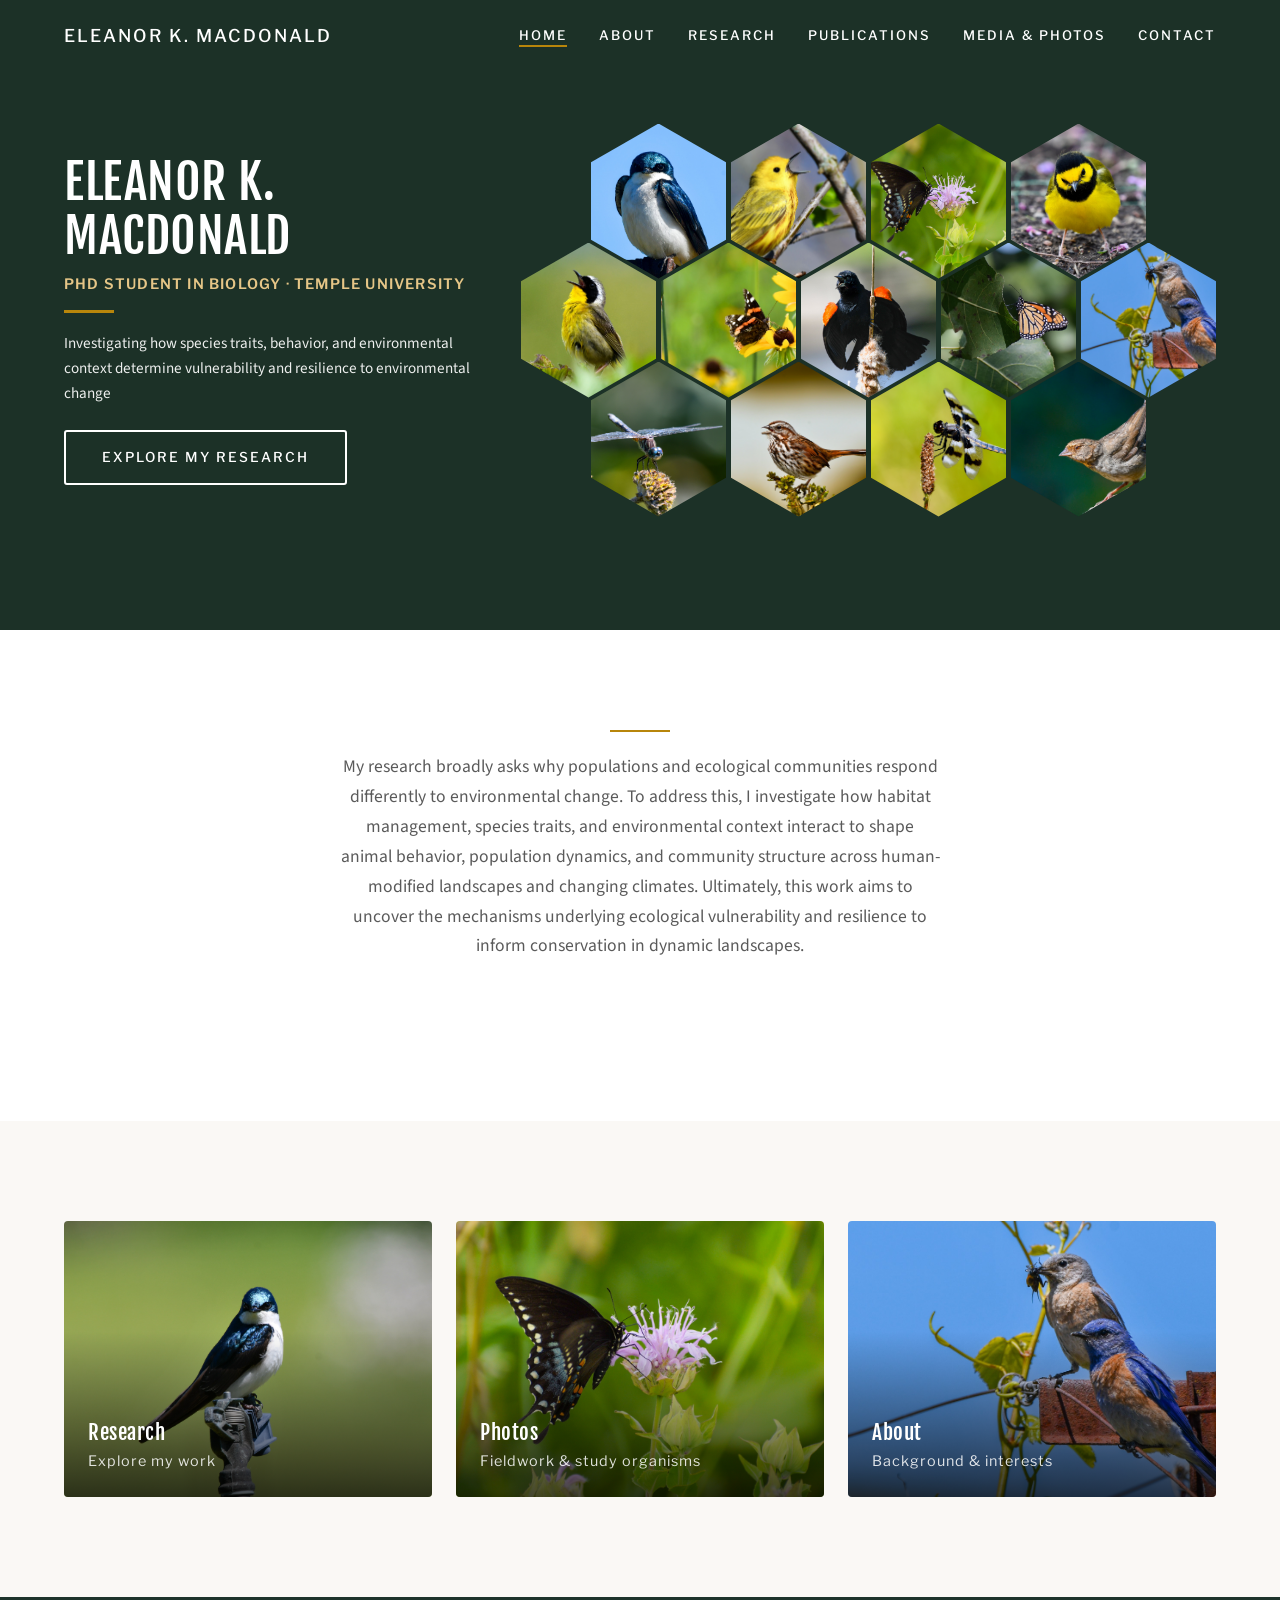
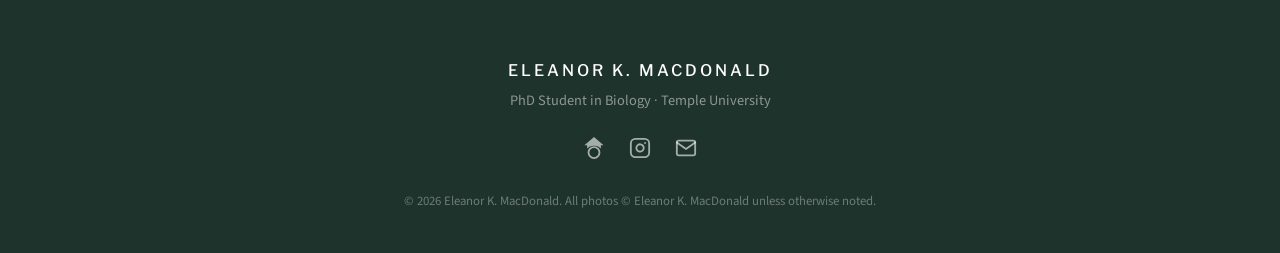
<file: index.html>
<!DOCTYPE html>
<html lang="en">
<head>
  <meta charset="UTF-8">
  <meta name="viewport" content="width=device-width, initial-scale=1.0">
  <title>Home — Eleanor K. MacDonald</title>
  <meta name="description" content="Eleanor K. MacDonald is a PhD Student in Biology at Temple University, understanding why species and ecological communities respond differently to environmental change.">
  <link rel="preconnect" href="https://fonts.googleapis.com">
  <link rel="preconnect" href="https://fonts.gstatic.com" crossorigin>
  <link href="https://fonts.googleapis.com/css2?family=Fjalla+One&family=Libre+Franklin:ital,wght@0,400;0,500;0,700;1,400&family=Source+Sans+Pro:wght@400;600;700&display=swap" rel="stylesheet">
  <link rel="stylesheet" href="css/style.css">
</head>
<body>
  <!-- Navigation -->
  <nav class="navbar nav-transparent">
    <div class="nav-container">
      <a href="index.html" class="nav-logo">Eleanor K. MacDonald</a>
      <button class="nav-toggle" aria-label="Toggle navigation">
        <span class="hamburger"></span>
      </button>
      <ul class="nav-menu">
        <li><a href="index.html" class="nav-link active">Home</a></li>
        <li><a href="about.html" class="nav-link">About</a></li>
        <li><a href="research.html" class="nav-link">Research</a></li>
        <li><a href="publications.html" class="nav-link">Publications</a></li>
        <li><a href="gallery.html" class="nav-link">Media &amp; Photos</a></li>
        <li><a href="contact.html" class="nav-link">Contact</a></li>
      </ul>
    </div>
  </nav>

  <main>
    <!-- Split Side-by-Side Unfaded Photo Cubes Hero -->
    <section class="hero-split-cubes">
      <div class="container">
        <div class="hero-split-grid">
          <!-- Left Column: Clean Text on Solid Dark Forest Green -->
          <div class="hero-left-text">
            <h1>ELEANOR K. MACDONALD</h1>
            <p class="hero-subtitle">PhD Student in Biology &middot; Temple University</p>
            <div class="hero-divider-left"></div>
            <p class="hero-description-left">Investigating how species traits, behavior, and environmental context determine vulnerability and resilience to environmental change</p>
            <a href="research.html" class="btn btn-outline-white">Explore My Research</a>
          </div>

          <!-- Right Column: Expanded Interlocking Connected Honeycomb Hive Cluster -->
          <div class="hero-honeycomb-wrapper">
            <div class="honeycomb-hive-container">
              <!-- Row 1: 4 Connected Hexagons -->
              <div class="honeycomb-row">
                <div class="hex-tile-connected"><img src="Photos/TRES-on-vineyard-pole.JPG" alt="Tree Swallow"></div>
                <div class="hex-tile-connected"><img src="Photos/yellow%20warbler.jpg" alt="Yellow Warbler"></div>
                <div class="hex-tile-connected"><img src="Photos/Spicebush%20Swallowtail-2.jpg" alt="Spicebush Swallowtail"></div>
                <div class="hex-tile-connected"><img src="Photos/hooded%20warbler.jpg" alt="Hooded Warbler"></div>
              </div>
              <!-- Row 2: 5 Interlocked Connected Hexagons (nestled directly into Row 1 gaps) -->
              <div class="honeycomb-row honeycomb-row-offset">
                <div class="hex-tile-connected"><img src="Photos/common%20yellowthroat.jpg" alt="Common Yellowthroat"></div>
                <div class="hex-tile-connected"><img src="Photos/Red%20Admiral-2.jpg" alt="Red Admiral"></div>
                <div class="hex-tile-connected"><img src="Photos/RWBL_Display.jpeg" alt="Red-winged Blackbird Display"></div>
                <div class="hex-tile-connected"><img src="Photos/Monarch.jpg" alt="Monarch Butterfly"></div>
                <div class="hex-tile-connected"><img src="Photos/WEBL-Pair.JPG" alt="Western Bluebird Pair"></div>
              </div>
              <!-- Row 3: 4 Interlocked Connected Hexagons (nestled directly into Row 2 gaps) -->
              <div class="honeycomb-row honeycomb-row-offset">
                <div class="hex-tile-connected"><img src="Photos/blue%20dasher.jpg" alt="Blue Dasher Dragonfly"></div>
                <div class="hex-tile-connected"><img src="Photos/song%20sparrow.jpg" alt="Song Sparrow"></div>
                <div class="hex-tile-connected"><img src="Photos/eight-spotted%20skimmer.jpg" alt="Eight-spotted Skimmer"></div>
                <div class="hex-tile-connected"><img src="Photos/california%20towhee.JPG" alt="California Towhee"></div>
              </div>
            </div>
          </div>
        </div>
      </div>
    </section>

    <!-- Intro section -->
    <section class="section">
      <div class="container">
        <div class="section-header reveal">
          <div class="section-divider"></div>
          <p>My research broadly asks why populations and ecological communities respond differently to environmental change. To address this, I investigate how habitat management, species traits, and environmental context interact to shape animal behavior, population dynamics, and community structure across human-modified landscapes and changing climates. Ultimately, this work aims to uncover the mechanisms underlying ecological vulnerability and resilience to inform conservation in dynamic landscapes.</p>
        </div>
      </div>
    </section>

    <!-- Preview cards section -->
    <section class="section section-light">
      <div class="container reveal">
        <div class="preview-grid">
          <!-- Card 1 -->
          <a href="research.html" class="preview-card">
            <img src="Photos/male-TRES.jpeg" alt="Tree Swallow portrait">
            <div class="preview-card-overlay">
              <div class="preview-card-text">
                <h3>Research</h3>
                <p>Explore my work</p>
              </div>
            </div>
          </a>
          <!-- Card 2 -->
          <a href="gallery.html" class="preview-card">
            <img src="Photos/Spicebush%20Swallowtail-2.jpg" alt="Spicebush Swallowtail butterfly">
            <div class="preview-card-overlay">
              <div class="preview-card-text">
                <h3>Photos</h3>
                <p>Fieldwork &amp; study organisms</p>
              </div>
            </div>
          </a>
          <!-- Card 3 -->
          <a href="about.html" class="preview-card">
            <img src="Photos/WEBL-Pair.JPG" alt="Western Bluebird breeding pair">
            <div class="preview-card-overlay">
              <div class="preview-card-text">
                <h3>About</h3>
                <p>Background &amp; interests</p>
              </div>
            </div>
          </a>
        </div>
      </div>
    </section>
  </main>

  <!-- Footer -->
  <footer class="site-footer">
    <div class="container">
      <p class="footer-name">Eleanor K. MacDonald</p>
      <p class="footer-affiliation">PhD Student in Biology · Temple University</p>
      <div class="footer-links">
        <a href="https://scholar.google.com/citations?user=KIJ1mU0AAAAJ&hl=en" target="_blank" rel="noopener" aria-label="Google Scholar">
          <svg xmlns="http://www.w3.org/2000/svg" viewBox="0 0 24 24" fill="currentColor"><path d="M12 24a7 7 0 1 1 0-14 7 7 0 0 1 0 14zm0-2a5 5 0 1 0 0-10 5 5 0 0 0 0 10zM1.5 9L12 0l10.5 9h-3v3.5A8.95 8.95 0 0 0 12 9.5a8.95 8.95 0 0 0-7.5 3V9h-3z"/></svg>
        </a>
        <a href="https://instagram.com/ecology.ellie" target="_blank" rel="noopener" aria-label="Instagram">
          <svg xmlns="http://www.w3.org/2000/svg" viewBox="0 0 24 24" fill="none" stroke="currentColor" stroke-width="2" stroke-linecap="round" stroke-linejoin="round"><rect x="2" y="2" width="20" height="20" rx="5" ry="5"/><path d="M16 11.37A4 4 0 1 1 12.63 8 4 4 0 0 1 16 11.37z"/><line x1="17.5" y1="6.5" x2="17.51" y2="6.5"/></svg>
        </a>
        <a href="mailto:eleanor.macdonald@temple.edu" aria-label="Email">
          <svg xmlns="http://www.w3.org/2000/svg" viewBox="0 0 24 24" fill="none" stroke="currentColor" stroke-width="2" stroke-linecap="round" stroke-linejoin="round"><path d="M4 4h16c1.1 0 2 .9 2 2v12c0 1.1-.9 2-2 2H4c-1.1 0-2-.9-2-2V6c0-1.1.9-2 2-2z"/><polyline points="22,6 12,13 2,6"/></svg>
        </a>
      </div>
      <p class="footer-copyright">&copy; 2026 Eleanor K. MacDonald. All photos &copy; Eleanor K. MacDonald unless otherwise noted.</p>
    </div>
  </footer>

  <script src="js/main.js"></script>
</body>
</html>
</file>
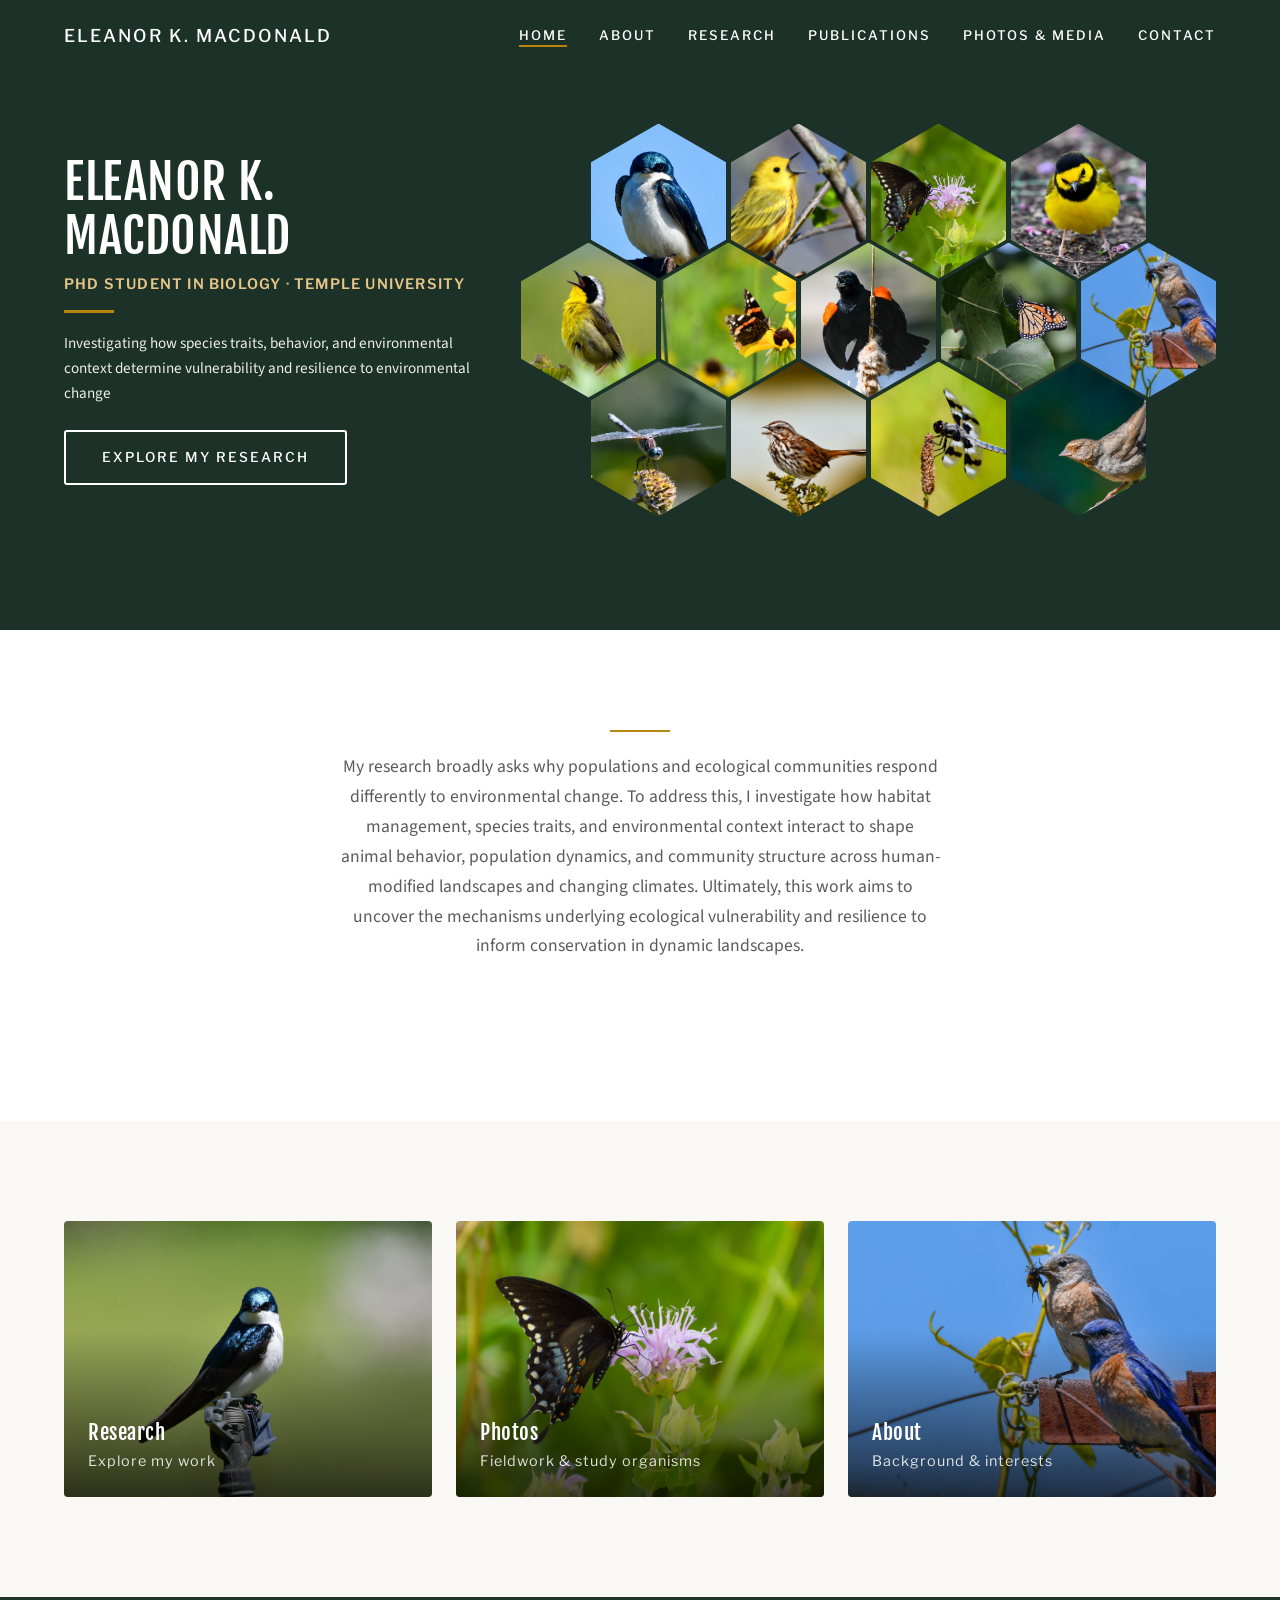
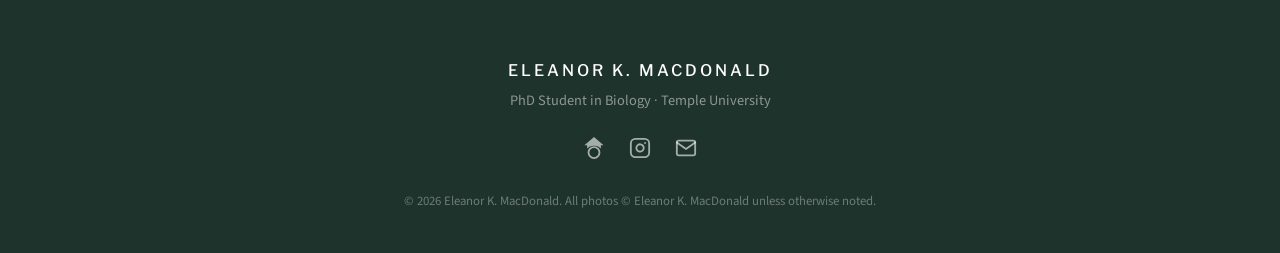
<file: github website/index.html>
<!DOCTYPE html>
<html lang="en">
<head>
  <meta charset="UTF-8">
  <meta name="viewport" content="width=device-width, initial-scale=1.0">
  <title>Home — Eleanor K. MacDonald</title>
  <meta name="description" content="Eleanor K. MacDonald is a PhD Student in Biology at Temple University, understanding why species and ecological communities respond differently to environmental change.">
  <link rel="preconnect" href="https://fonts.googleapis.com">
  <link rel="preconnect" href="https://fonts.gstatic.com" crossorigin>
  <link href="https://fonts.googleapis.com/css2?family=Fjalla+One&family=Libre+Franklin:ital,wght@0,400;0,500;0,700;1,400&family=Source+Sans+Pro:wght@400;600;700&display=swap" rel="stylesheet">
  <link rel="stylesheet" href="css/style.css">
</head>
<body>
  <!-- Navigation -->
  <nav class="navbar nav-transparent">
    <div class="nav-container">
      <a href="index.html" class="nav-logo">Eleanor K. MacDonald</a>
      <button class="nav-toggle" aria-label="Toggle navigation">
        <span class="hamburger"></span>
      </button>
      <ul class="nav-menu">
        <li><a href="index.html" class="nav-link">Home</a></li>
        <li><a href="about.html" class="nav-link">About</a></li>
        <li><a href="research.html" class="nav-link">Research</a></li>
        <li><a href="publications.html" class="nav-link">Publications</a></li>
        <li><a href="gallery.html" class="nav-link">Photos &amp; Media</a></li>
        <li><a href="contact.html" class="nav-link">Contact</a></li>
      </ul>
    </div>
  </nav>

  <main>
    <!-- Split Side-by-Side Unfaded Photo Cubes Hero -->
    <section class="hero-split-cubes">
      <div class="container">
        <div class="hero-split-grid">
          <!-- Left Column: Clean Text on Solid Dark Forest Green -->
          <div class="hero-left-text">
            <h1>ELEANOR K. MACDONALD</h1>
            <p class="hero-subtitle">PhD Student in Biology &middot; Temple University</p>
            <div class="hero-divider-left"></div>
            <p class="hero-description-left">Investigating how species traits, behavior, and environmental context determine vulnerability and resilience to environmental change</p>
            <a href="research.html" class="btn btn-outline-white">Explore My Research</a>
          </div>

          <!-- Right Column: Expanded Interlocking Connected Honeycomb Hive Cluster -->
          <div class="hero-honeycomb-wrapper">
            <div class="honeycomb-hive-container">
              <!-- Row 1: 4 Connected Hexagons -->
              <div class="honeycomb-row">
                <div class="hex-tile-connected"><img src="Photos/TRES-on-vineyard-pole.JPG" alt="Tree Swallow"></div>
                <div class="hex-tile-connected"><img src="Photos/yellow%20warbler.jpg" alt="Yellow Warbler"></div>
                <div class="hex-tile-connected"><img src="Photos/Spicebush%20Swallowtail-2.jpg" alt="Spicebush Swallowtail"></div>
                <div class="hex-tile-connected"><img src="Photos/hooded%20warbler.jpg" alt="Hooded Warbler"></div>
              </div>
              <!-- Row 2: 5 Interlocked Connected Hexagons (nestled directly into Row 1 gaps) -->
              <div class="honeycomb-row honeycomb-row-offset">
                <div class="hex-tile-connected"><img src="Photos/common%20yellowthroat.jpg" alt="Common Yellowthroat"></div>
                <div class="hex-tile-connected"><img src="Photos/Red%20Admiral-2.jpg" alt="Red Admiral"></div>
                <div class="hex-tile-connected"><img src="Photos/RWBL_Display.jpeg" alt="Red-winged Blackbird Display"></div>
                <div class="hex-tile-connected"><img src="Photos/Monarch.jpg" alt="Monarch Butterfly"></div>
                <div class="hex-tile-connected"><img src="Photos/WEBL-Pair.JPG" alt="Western Bluebird Pair"></div>
              </div>
              <!-- Row 3: 4 Interlocked Connected Hexagons (nestled directly into Row 2 gaps) -->
              <div class="honeycomb-row honeycomb-row-offset">
                <div class="hex-tile-connected"><img src="Photos/blue%20dasher.jpg" alt="Blue Dasher Dragonfly"></div>
                <div class="hex-tile-connected"><img src="Photos/song%20sparrow.jpg" alt="Song Sparrow"></div>
                <div class="hex-tile-connected"><img src="Photos/eight-spotted%20skimmer.jpg" alt="Eight-spotted Skimmer"></div>
                <div class="hex-tile-connected"><img src="Photos/california%20towhee.JPG" alt="California Towhee"></div>
              </div>
            </div>
          </div>
        </div>
      </div>
    </section>

    <!-- Intro section -->
    <section class="section">
      <div class="container">
        <div class="section-header reveal">
          <div class="section-divider"></div>
          <p>My research broadly asks why populations and ecological communities respond differently to environmental change. To address this, I investigate how habitat management, species traits, and environmental context interact to shape animal behavior, population dynamics, and community structure across human-modified landscapes and changing climates. Ultimately, this work aims to uncover the mechanisms underlying ecological vulnerability and resilience to inform conservation in dynamic landscapes.</p>
        </div>
      </div>
    </section>

    <!-- Preview cards section -->
    <section class="section section-light">
      <div class="container reveal">
        <div class="preview-grid">
          <!-- Card 1 -->
          <a href="research.html" class="preview-card">
            <img src="Photos/male-TRES.jpeg" alt="Tree Swallow portrait">
            <div class="preview-card-overlay">
              <div class="preview-card-text">
                <h3>Research</h3>
                <p>Explore my work</p>
              </div>
            </div>
          </a>
          <!-- Card 2 -->
          <a href="gallery.html" class="preview-card">
            <img src="Photos/Spicebush%20Swallowtail-2.jpg" alt="Spicebush Swallowtail butterfly">
            <div class="preview-card-overlay">
              <div class="preview-card-text">
                <h3>Photos</h3>
                <p>Fieldwork &amp; study organisms</p>
              </div>
            </div>
          </a>
          <!-- Card 3 -->
          <a href="about.html" class="preview-card">
            <img src="Photos/WEBL-Pair.JPG" alt="Western Bluebird breeding pair">
            <div class="preview-card-overlay">
              <div class="preview-card-text">
                <h3>About</h3>
                <p>Background &amp; interests</p>
              </div>
            </div>
          </a>
        </div>
      </div>
    </section>
  </main>

  <!-- Footer -->
  <footer class="site-footer">
    <div class="container">
      <p class="footer-name">Eleanor K. MacDonald</p>
      <p class="footer-affiliation">PhD Student in Biology · Temple University</p>
      <div class="footer-links">
        <a href="https://scholar.google.com/citations?user=KIJ1mU0AAAAJ&hl=en" target="_blank" rel="noopener" aria-label="Google Scholar">
          <svg xmlns="http://www.w3.org/2000/svg" viewBox="0 0 24 24" fill="currentColor"><path d="M12 24a7 7 0 1 1 0-14 7 7 0 0 1 0 14zm0-2a5 5 0 1 0 0-10 5 5 0 0 0 0 10zM1.5 9L12 0l10.5 9h-3v3.5A8.95 8.95 0 0 0 12 9.5a8.95 8.95 0 0 0-7.5 3V9h-3z"/></svg>
        </a>
        <a href="https://instagram.com/ecology.ellie" target="_blank" rel="noopener" aria-label="Instagram">
          <svg xmlns="http://www.w3.org/2000/svg" viewBox="0 0 24 24" fill="none" stroke="currentColor" stroke-width="2" stroke-linecap="round" stroke-linejoin="round"><rect x="2" y="2" width="20" height="20" rx="5" ry="5"/><path d="M16 11.37A4 4 0 1 1 12.63 8 4 4 0 0 1 16 11.37z"/><line x1="17.5" y1="6.5" x2="17.51" y2="6.5"/></svg>
        </a>
        <a href="mailto:eleanor.macdonald@temple.edu" aria-label="Email">
          <svg xmlns="http://www.w3.org/2000/svg" viewBox="0 0 24 24" fill="none" stroke="currentColor" stroke-width="2" stroke-linecap="round" stroke-linejoin="round"><path d="M4 4h16c1.1 0 2 .9 2 2v12c0 1.1-.9 2-2 2H4c-1.1 0-2-.9-2-2V6c0-1.1.9-2 2-2z"/><polyline points="22,6 12,13 2,6"/></svg>
        </a>
      </div>
      <p class="footer-copyright">&copy; 2026 Eleanor K. MacDonald. All photos &copy; Eleanor K. MacDonald unless otherwise noted.</p>
    </div>
  </footer>

  <script src="js/main.js"></script>
</body>
</html>
</file>
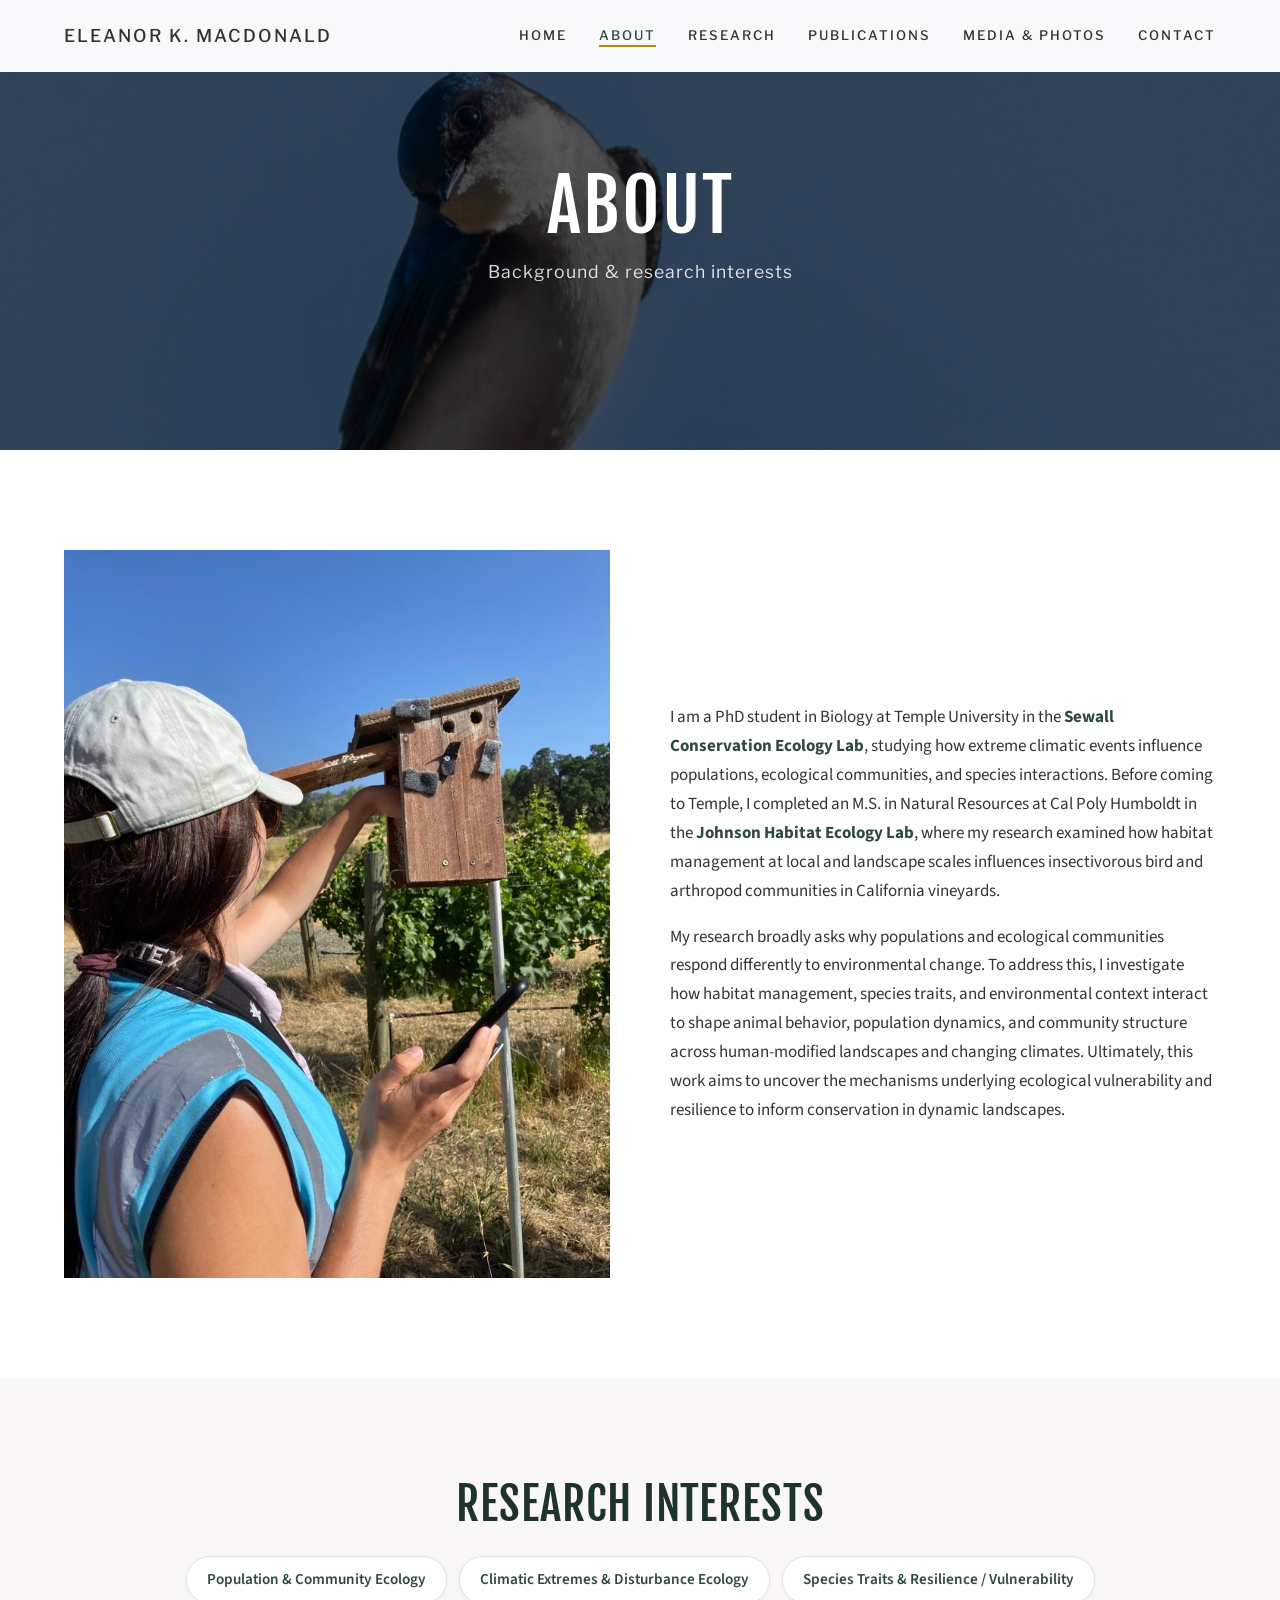
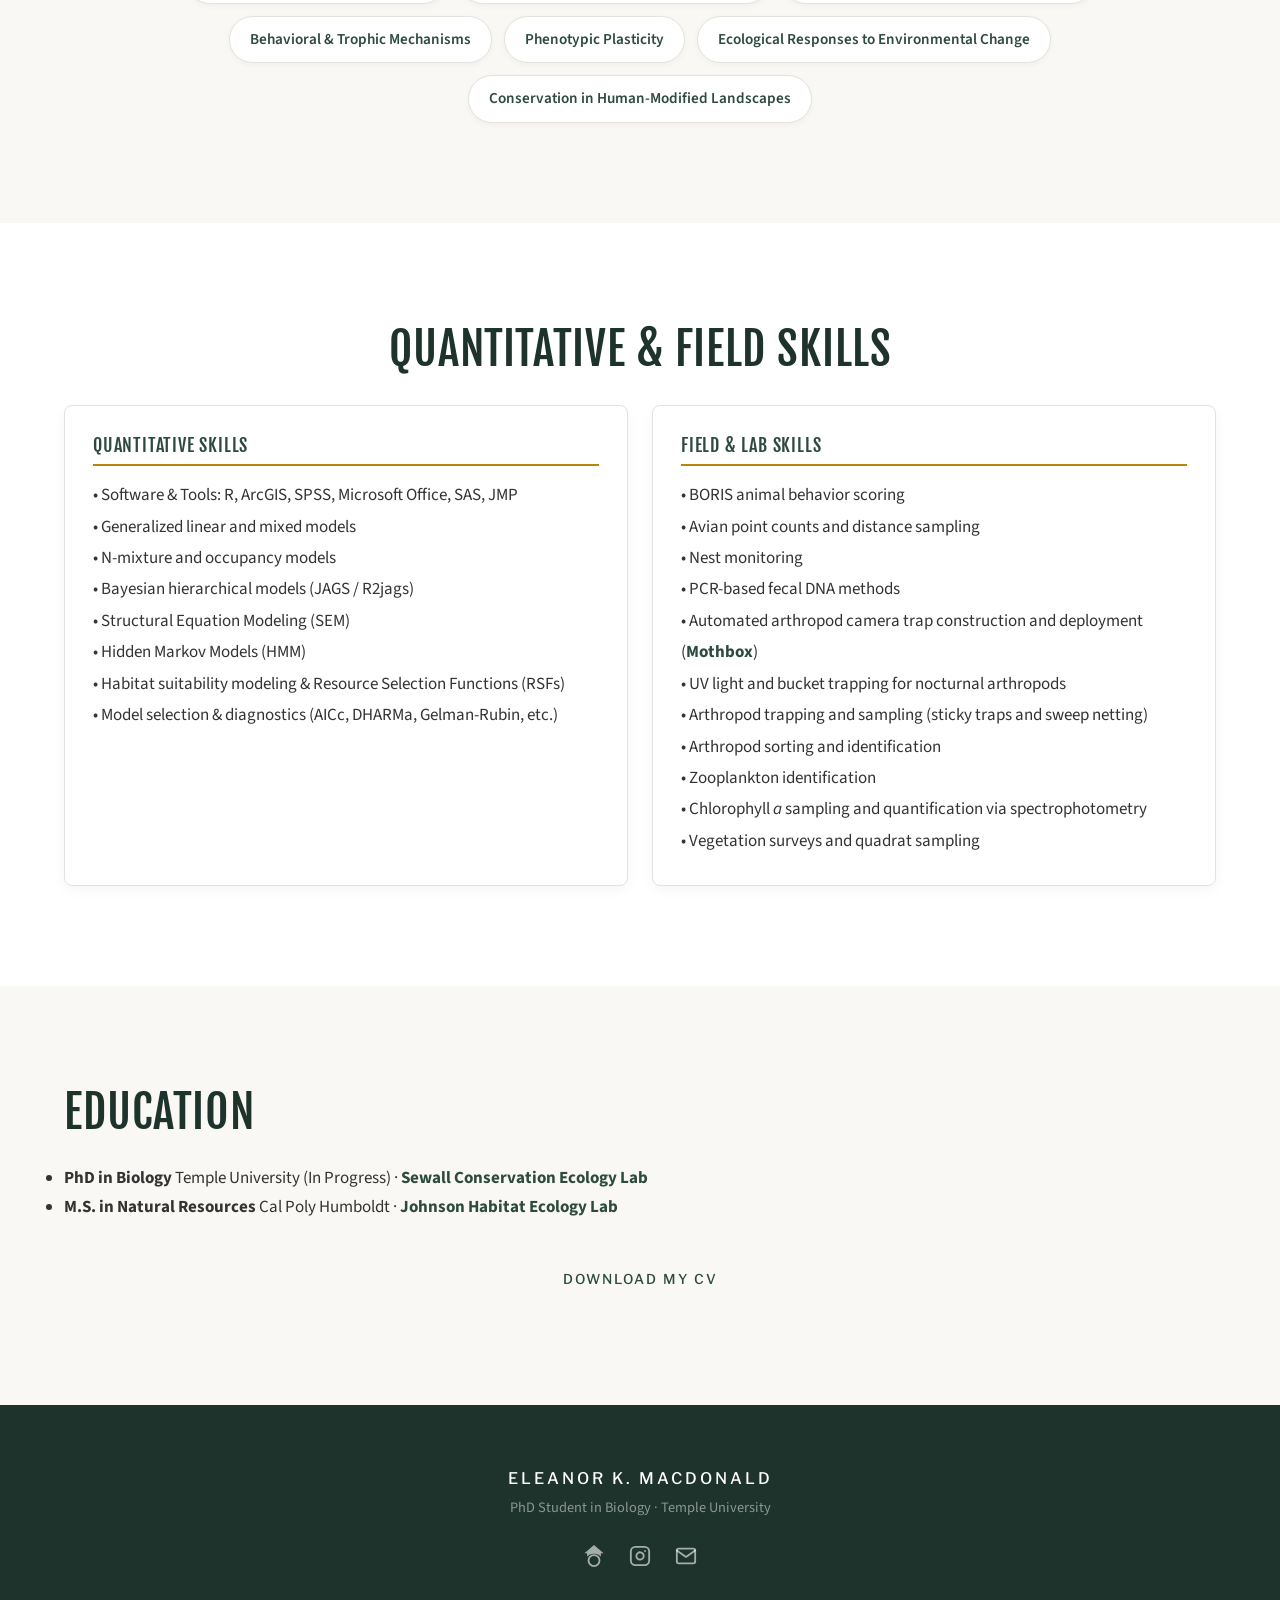
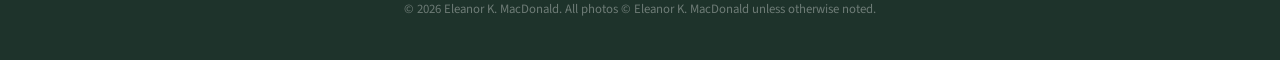
<file: about.html>
<!DOCTYPE html>
<html lang="en">
<head>
  <meta charset="UTF-8">
  <meta name="viewport" content="width=device-width, initial-scale=1.0">
  <title>About — Eleanor K. MacDonald</title>
  <meta name="description" content="About Eleanor K. MacDonald, PhD Student in Biology at Temple University.">
  <link rel="preconnect" href="https://fonts.googleapis.com">
  <link rel="preconnect" href="https://fonts.gstatic.com" crossorigin>
  <link href="https://fonts.googleapis.com/css2?family=Fjalla+One&family=Libre+Franklin:ital,wght@0,400;0,500;0,700;1,400&family=Source+Sans+Pro:wght@400;600;700&display=swap" rel="stylesheet">
  <link rel="stylesheet" href="css/style.css">
</head>
<body>
  <!-- Navigation -->
  <nav class="navbar">
    <div class="nav-container">
      <a href="index.html" class="nav-logo">Eleanor K. MacDonald</a>
      <button class="nav-toggle" aria-label="Toggle navigation">
        <span class="hamburger"></span>
      </button>
      <ul class="nav-menu">
        <li><a href="index.html" class="nav-link">Home</a></li>
        <li><a href="about.html" class="nav-link active">About</a></li>
        <li><a href="research.html" class="nav-link">Research</a></li>
        <li><a href="publications.html" class="nav-link">Publications</a></li>
        <li><a href="gallery.html" class="nav-link">Media &amp; Photos</a></li>
        <li><a href="contact.html" class="nav-link">Contact</a></li>
      </ul>
    </div>
  </nav>

  <main>
    <!-- Page hero -->
    <section class="page-hero">
      <div class="hero-bg" style="background-image: url('Photos/cute-TRES.jpeg'); background-position: 40% 15%;"></div>
      <div class="hero-overlay"></div>
      <div class="hero-content">
        <h1>ABOUT</h1>
        <p>Background &amp; research interests</p>
      </div>
    </section>

    <!-- Bio section -->
    <section class="section">
      <div class="container reveal">
        <div class="two-col">
          <div class="col-image">
            <img src="Photos/nest-box-check.JPG" alt="Eleanor checking nest box in vineyard">
          </div>
          <div class="col-content">
            <p>I am a PhD student in Biology at Temple University in the <a href="https://sites.temple.edu/bjsewall/" target="_blank" rel="noopener"><strong>Sewall Conservation Ecology Lab</strong></a>, studying how extreme climatic events influence populations, ecological communities, and species interactions. Before coming to Temple, I completed an M.S. in Natural Resources at Cal Poly Humboldt in the <a href="https://sites.google.com/humboldt.edu/mattjohnson/welcome?pli=1&authuser=0" target="_blank" rel="noopener"><strong>Johnson Habitat Ecology Lab</strong></a>, where my research examined how habitat management at local and landscape scales influences insectivorous bird and arthropod communities in California vineyards.</p>
            <p>My research broadly asks why populations and ecological communities respond differently to environmental change. To address this, I investigate how habitat management, species traits, and environmental context interact to shape animal behavior, population dynamics, and community structure across human-modified landscapes and changing climates. Ultimately, this work aims to uncover the mechanisms underlying ecological vulnerability and resilience to inform conservation in dynamic landscapes.</p>
          </div>
        </div>
      </div>
    </section>

    <!-- Research Interests section -->
    <section class="section section-light">
      <div class="container reveal">
        <h2 class="text-center">Research Interests</h2>
        <ul class="interests-list text-center">
          <li>Population &amp; Community Ecology</li>
          <li>Climatic Extremes &amp; Disturbance Ecology</li>
          <li>Species Traits &amp; Resilience / Vulnerability</li>
          <li>Behavioral &amp; Trophic Mechanisms</li>
          <li>Phenotypic Plasticity</li>
          <li>Ecological Responses to Environmental Change</li>
          <li>Conservation in Human-Modified Landscapes</li>
        </ul>
      </div>
    </section>

    <!-- Skills section -->
    <section class="section">
      <div class="container reveal">
        <h2 class="text-center">Quantitative &amp; Field Skills</h2>
        <div style="display: grid; grid-template-columns: repeat(auto-fit, minmax(320px, 1fr)); gap: 24px; margin-top: 28px;">
          <!-- Quantitative Skills -->
          <div style="background: var(--color-white); border: 1px solid var(--color-border); padding: 28px; border-radius: 8px; box-shadow: 0 4px 14px rgba(0,0,0,0.04);">
            <h3 style="font-size: 1.15rem; color: var(--color-primary); margin-bottom: 14px; border-bottom: 2px solid var(--color-accent); padding-bottom: 8px; text-transform: uppercase; letter-spacing: 0.8px;">Quantitative Skills</h3>
            <ul style="list-style: none; padding: 0; margin: 0; line-height: 1.85; color: var(--color-text);">
              <li>• Software &amp; Tools: R, ArcGIS, SPSS, Microsoft Office, SAS, JMP</li>
              <li>• Generalized linear and mixed models</li>
              <li>• N-mixture and occupancy models</li>
              <li>• Bayesian hierarchical models (JAGS / R2jags)</li>
              <li>• Structural Equation Modeling (SEM)</li>
              <li>• Hidden Markov Models (HMM)</li>
              <li>• Habitat suitability modeling &amp; Resource Selection Functions (RSFs)</li>
              <li>• Model selection &amp; diagnostics (AICc, DHARMa, Gelman-Rubin, etc.)</li>
            </ul>
          </div>

          <!-- Field & Lab Skills -->
          <div style="background: var(--color-white); border: 1px solid var(--color-border); padding: 28px; border-radius: 8px; box-shadow: 0 4px 14px rgba(0,0,0,0.04);">
            <h3 style="font-size: 1.15rem; color: var(--color-primary); margin-bottom: 14px; border-bottom: 2px solid var(--color-accent); padding-bottom: 8px; text-transform: uppercase; letter-spacing: 0.8px;">Field &amp; Lab Skills</h3>
            <ul style="list-style: none; padding: 0; margin: 0; line-height: 1.85; color: var(--color-text);">
              <li>• BORIS animal behavior scoring</li>
              <li>• Avian point counts and distance sampling</li>
              <li>• Nest monitoring</li>
              <li>• PCR-based fecal DNA methods</li>
              <li>• Automated arthropod camera trap construction and deployment (<a href="https://mothbox.org/" target="_blank" rel="noopener"><strong>Mothbox</strong></a>)</li>
              <li>• UV light and bucket trapping for nocturnal arthropods</li>
              <li>• Arthropod trapping and sampling (sticky traps and sweep netting)</li>
              <li>• Arthropod sorting and identification</li>
              <li>• Zooplankton identification</li>
              <li>• Chlorophyll <em>a</em> sampling and quantification via spectrophotometry</li>
              <li>• Vegetation surveys and quadrat sampling</li>
            </ul>
          </div>
        </div>
      </div>
    </section>

    <!-- Education section -->
    <section class="section section-light">
      <div class="container reveal">
        <h2>Education</h2>
        <ul class="timeline">
          <li>
            <strong>PhD in Biology</strong>
            <span>Temple University (In Progress) &middot; <a href="https://sites.temple.edu/bjsewall/" target="_blank" rel="noopener"><strong>Sewall Conservation Ecology Lab</strong></a></span>
          </li>
          <li>
            <strong>M.S. in Natural Resources</strong>
            <span>Cal Poly Humboldt &middot; <a href="https://sites.google.com/humboldt.edu/mattjohnson/welcome?pli=1&authuser=0" target="_blank" rel="noopener"><strong>Johnson Habitat Ecology Lab</strong></a></span>
          </li>
        </ul>
        <div class="text-center" style="margin-top: 2rem;">
          <a href="MacDonald_CV_2026.pdf" class="btn" target="_blank" rel="noopener">Download my CV</a>
        </div>
      </div>
    </section>
  </main>

  <!-- Footer -->
  <footer class="site-footer">
    <div class="container">
      <p class="footer-name">Eleanor K. MacDonald</p>
      <p class="footer-affiliation">PhD Student in Biology · Temple University</p>
      <div class="footer-links">
        <a href="https://scholar.google.com/citations?user=KIJ1mU0AAAAJ&hl=en" target="_blank" rel="noopener" aria-label="Google Scholar">
          <svg xmlns="http://www.w3.org/2000/svg" viewBox="0 0 24 24" fill="currentColor"><path d="M12 24a7 7 0 1 1 0-14 7 7 0 0 1 0 14zm0-2a5 5 0 1 0 0-10 5 5 0 0 0 0 10zM1.5 9L12 0l10.5 9h-3v3.5A8.95 8.95 0 0 0 12 9.5a8.95 8.95 0 0 0-7.5 3V9h-3z"/></svg>
        </a>
        <a href="https://instagram.com/ecology.ellie" target="_blank" rel="noopener" aria-label="Instagram">
          <svg xmlns="http://www.w3.org/2000/svg" viewBox="0 0 24 24" fill="none" stroke="currentColor" stroke-width="2" stroke-linecap="round" stroke-linejoin="round"><rect x="2" y="2" width="20" height="20" rx="5" ry="5"/><path d="M16 11.37A4 4 0 1 1 12.63 8 4 4 0 0 1 16 11.37z"/><line x1="17.5" y1="6.5" x2="17.51" y2="6.5"/></svg>
        </a>
        <a href="mailto:eleanor.macdonald@temple.edu" aria-label="Email">
          <svg xmlns="http://www.w3.org/2000/svg" viewBox="0 0 24 24" fill="none" stroke="currentColor" stroke-width="2" stroke-linecap="round" stroke-linejoin="round"><path d="M4 4h16c1.1 0 2 .9 2 2v12c0 1.1-.9 2-2 2H4c-1.1 0-2-.9-2-2V6c0-1.1.9-2 2-2z"/><polyline points="22,6 12,13 2,6"/></svg>
        </a>
      </div>
      <p class="footer-copyright">&copy; 2026 Eleanor K. MacDonald. All photos &copy; Eleanor K. MacDonald unless otherwise noted.</p>
    </div>
  </footer>

  <script src="js/main.js"></script>
</body>
</html>
</file>
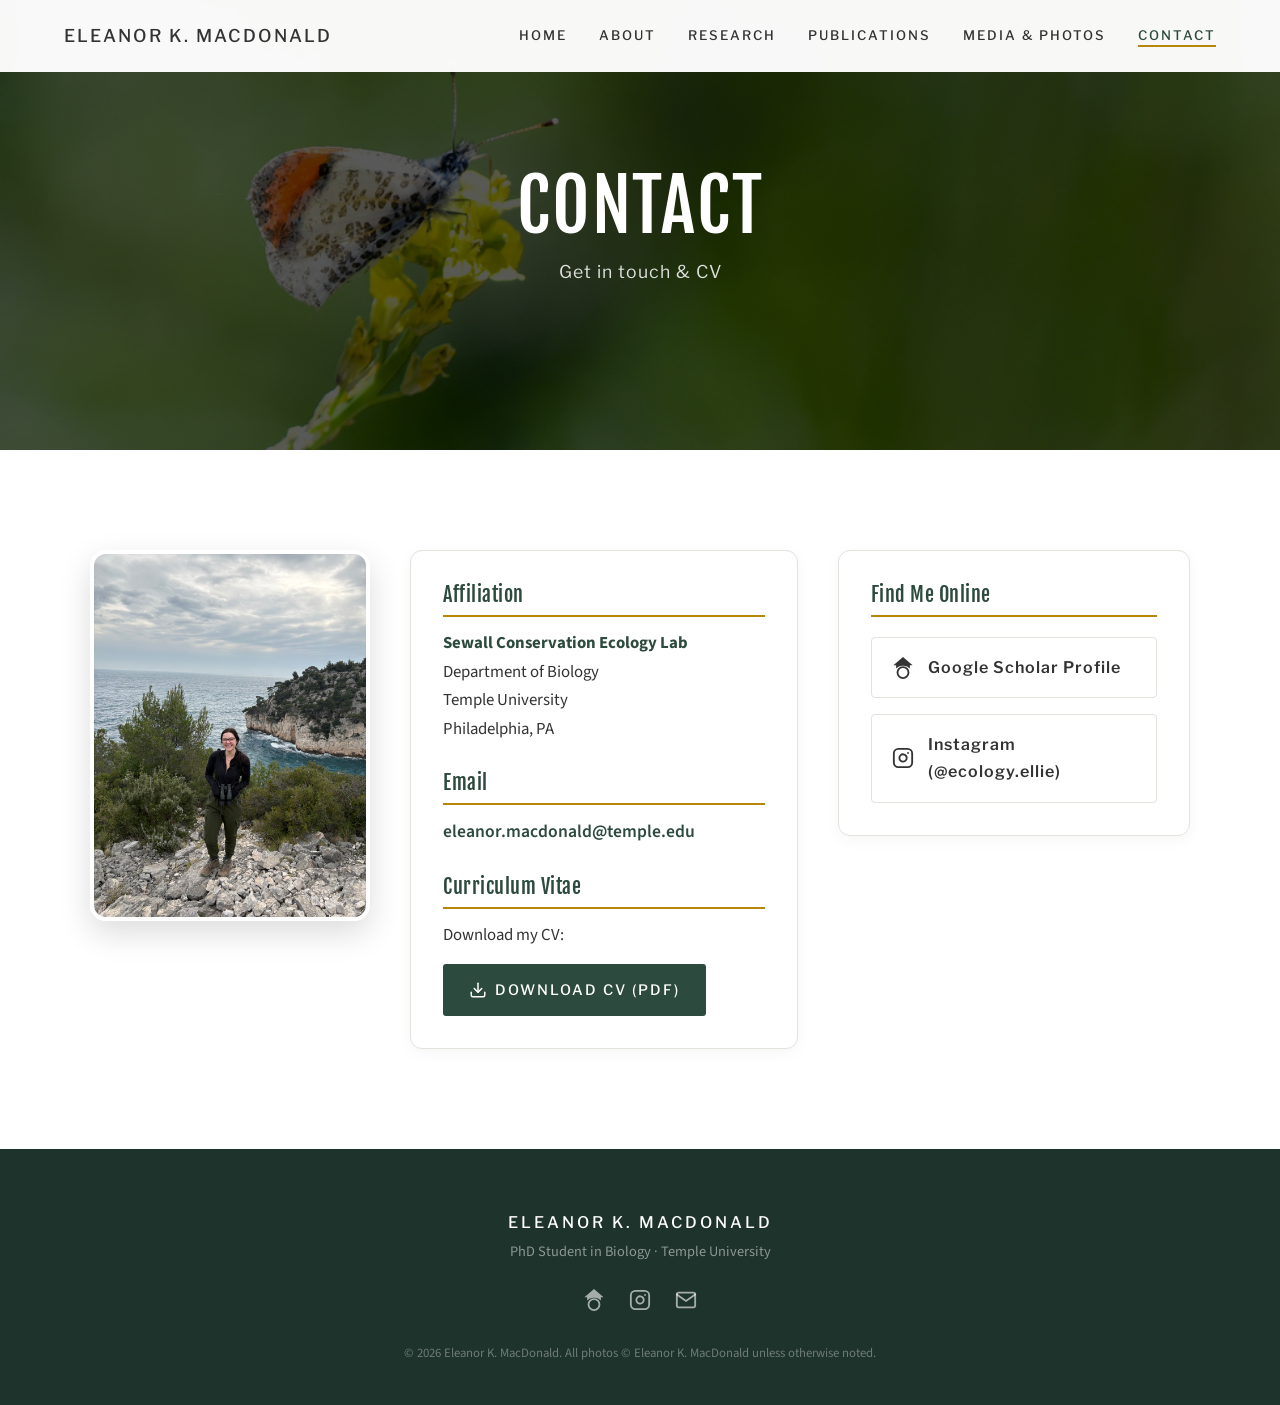
<file: contact.html>
<!DOCTYPE html>
<html lang="en">
<head>
  <meta charset="UTF-8">
  <meta name="viewport" content="width=device-width, initial-scale=1.0">
  <title>Contact &mdash; Eleanor K. MacDonald</title>
  <meta name="description" content="Contact Eleanor K. MacDonald, PhD Student in Biology at Temple University.">
  <link rel="preconnect" href="https://fonts.googleapis.com">
  <link rel="preconnect" href="https://fonts.gstatic.com" crossorigin>
  <link href="https://fonts.googleapis.com/css2?family=Fjalla+One&family=Libre+Franklin:ital,wght@0,400;0,500;0,700;1,400&family=Source+Sans+Pro:wght@400;600;700&display=swap" rel="stylesheet">
  <link rel="stylesheet" href="css/style.css">
</head>
<body>
  <!-- Navigation -->
  <nav class="navbar">
    <div class="nav-container">
      <a href="index.html" class="nav-logo">Eleanor K. MacDonald</a>
      <button class="nav-toggle" aria-label="Toggle navigation">
        <span class="hamburger"></span>
      </button>
      <ul class="nav-menu">
        <li><a href="index.html" class="nav-link">Home</a></li>
        <li><a href="about.html" class="nav-link">About</a></li>
        <li><a href="research.html" class="nav-link">Research</a></li>
        <li><a href="publications.html" class="nav-link">Publications</a></li>
        <li><a href="gallery.html" class="nav-link">Media &amp; Photos</a></li>
        <li><a href="contact.html" class="nav-link active">Contact</a></li>
      </ul>
    </div>
  </nav>

  <main>
    <section class="page-hero">
      <div class="hero-bg" style="background-image: url('Photos/Sara%20Orangetip.jpg'); background-position: 28% 40%;"></div>
      <div class="hero-overlay"></div>
      <div class="hero-content">
        <h1>CONTACT</h1>
        <p>Get in touch &amp; CV</p>
      </div>
    </section>

    <section class="section reveal">
      <div class="container">
        <div class="contact-grid">
          <!-- Profile Photo Card -->
          <div class="contact-profile-card">
            <img src="Photos/profile-pic.jpeg" alt="Eleanor K. MacDonald portrait" style="width: 100%; border-radius: 16px; box-shadow: 0 12px 32px rgba(0,0,0,0.14); display: block; border: 4px solid #ffffff;">
          </div>

          <!-- Affiliation & CV Card -->
          <div class="contact-card contact-info" style="background: #ffffff; border: 1px solid var(--color-border); border-radius: 12px; padding: 32px; box-shadow: 0 4px 16px rgba(0,0,0,0.04);">
            <h3 style="color: var(--color-primary); font-size: 1.25rem; margin-bottom: 12px; border-bottom: 2px solid var(--color-accent); padding-bottom: 8px;">Affiliation</h3>
            <p style="font-size: 1.05rem; line-height: 1.7; color: var(--color-text);"><a href="https://sites.temple.edu/bjsewall/" target="_blank" rel="noopener"><strong>Sewall Conservation Ecology Lab</strong></a><br>
            Department of Biology<br>
            Temple University<br>
            Philadelphia, PA</p>
            
            <h3 style="margin-top: 28px; color: var(--color-primary); font-size: 1.25rem; margin-bottom: 12px; border-bottom: 2px solid var(--color-accent); padding-bottom: 8px;">Email</h3>
            <p><a href="mailto:eleanor.macdonald@temple.edu" style="font-weight: 600; font-size: 1.1rem; color: var(--color-primary);">eleanor.macdonald@temple.edu</a></p>

            <h3 style="margin-top: 28px; color: var(--color-primary); font-size: 1.25rem; margin-bottom: 12px; border-bottom: 2px solid var(--color-accent); padding-bottom: 8px;">Curriculum Vitae</h3>
            <p style="margin-bottom: 14px; font-size: 1.05rem;">Download my CV:</p>
            <a href="MacDonald_CV_2026.pdf" class="btn btn-primary" target="_blank" rel="noopener" style="display: inline-flex; align-items: center; gap: 8px; font-size: 0.9rem; padding: 12px 24px;">
              <svg width="18" height="18" viewBox="0 0 24 24" fill="none" stroke="currentColor" stroke-width="2" stroke-linecap="round" stroke-linejoin="round"><path d="M21 15v4a2 2 0 0 1-2 2H5a2 2 0 0 1-2-2v-4"/><polyline points="7 10 12 15 17 10"/><line x1="12" y1="15" x2="12" y2="3"/></svg>
              Download CV (PDF)
            </a>
          </div>
          
          <!-- Social & Academic Profiles Card -->
          <div class="contact-card contact-links" style="background: #ffffff; border: 1px solid var(--color-border); border-radius: 12px; padding: 32px; box-shadow: 0 4px 16px rgba(0,0,0,0.04);">
            <h3 style="color: var(--color-primary); font-size: 1.25rem; margin-bottom: 20px; border-bottom: 2px solid var(--color-accent); padding-bottom: 8px;">Find Me Online</h3>
            <div style="display: flex; flex-direction: column; gap: 1rem;">
              <a href="https://scholar.google.com/citations?user=KIJ1mU0AAAAJ&hl=en" class="academic-link" target="_blank" rel="noopener">
                <svg width="24" height="24" xmlns="http://www.w3.org/2000/svg" viewBox="0 0 24 24" fill="currentColor"><path d="M12 24a7 7 0 1 1 0-14 7 7 0 0 1 0 14zm0-2a5 5 0 1 0 0-10 5 5 0 0 0 0 10zM1.5 9L12 0l10.5 9h-3v3.5A8.95 8.95 0 0 0 12 9.5a8.95 8.95 0 0 0-7.5 3V9h-3z"/></svg>
                <span style="font-size: 1rem; font-weight: 600;">Google Scholar Profile</span>
              </a>

              <a href="https://instagram.com/ecology.ellie" class="academic-link" target="_blank" rel="noopener">
                <svg width="24" height="24" xmlns="http://www.w3.org/2000/svg" viewBox="0 0 24 24" fill="none" stroke="currentColor" stroke-width="2" stroke-linecap="round" stroke-linejoin="round"><rect x="2" y="2" width="20" height="20" rx="5" ry="5"/><path d="M16 11.37A4 4 0 1 1 12.63 8 4 4 0 0 1 16 11.37z"/><line x1="17.5" y1="6.5" x2="17.51" y2="6.5"/></svg>
                <span style="font-size: 1rem; font-weight: 600;">Instagram (@ecology.ellie)</span>
              </a>
            </div>
          </div>
        </div>
      </div>
    </section>
  </main>

  <!-- Footer -->
  <footer class="site-footer">
    <div class="container">
      <p class="footer-name">Eleanor K. MacDonald</p>
      <p class="footer-affiliation">PhD Student in Biology · Temple University</p>
      <div class="footer-links">
        <a href="https://scholar.google.com/citations?user=KIJ1mU0AAAAJ&hl=en" target="_blank" rel="noopener" aria-label="Google Scholar">
          <svg xmlns="http://www.w3.org/2000/svg" viewBox="0 0 24 24" fill="currentColor"><path d="M12 24a7 7 0 1 1 0-14 7 7 0 0 1 0 14zm0-2a5 5 0 1 0 0-10 5 5 0 0 0 0 10zM1.5 9L12 0l10.5 9h-3v3.5A8.95 8.95 0 0 0 12 9.5a8.95 8.95 0 0 0-7.5 3V9h-3z"/></svg>
        </a>
        <a href="https://instagram.com/ecology.ellie" target="_blank" rel="noopener" aria-label="Instagram">
          <svg xmlns="http://www.w3.org/2000/svg" viewBox="0 0 24 24" fill="none" stroke="currentColor" stroke-width="2" stroke-linecap="round" stroke-linejoin="round"><rect x="2" y="2" width="20" height="20" rx="5" ry="5"/><path d="M16 11.37A4 4 0 1 1 12.63 8 4 4 0 0 1 16 11.37z"/><line x1="17.5" y1="6.5" x2="17.51" y2="6.5"/></svg>
        </a>
        <a href="mailto:eleanor.macdonald@temple.edu" aria-label="Email">
          <svg xmlns="http://www.w3.org/2000/svg" viewBox="0 0 24 24" fill="none" stroke="currentColor" stroke-width="2" stroke-linecap="round" stroke-linejoin="round"><path d="M4 4h16c1.1 0 2 .9 2 2v12c0 1.1-.9 2-2 2H4c-1.1 0-2-.9-2-2V6c0-1.1.9-2 2-2z"/><polyline points="22,6 12,13 2,6"/></svg>
        </a>
      </div>
      <p class="footer-copyright">&copy; 2026 Eleanor K. MacDonald. All photos &copy; Eleanor K. MacDonald unless otherwise noted.</p>
    </div>
  </footer>

  <script src="js/main.js"></script>
</body>
</html>
</file>
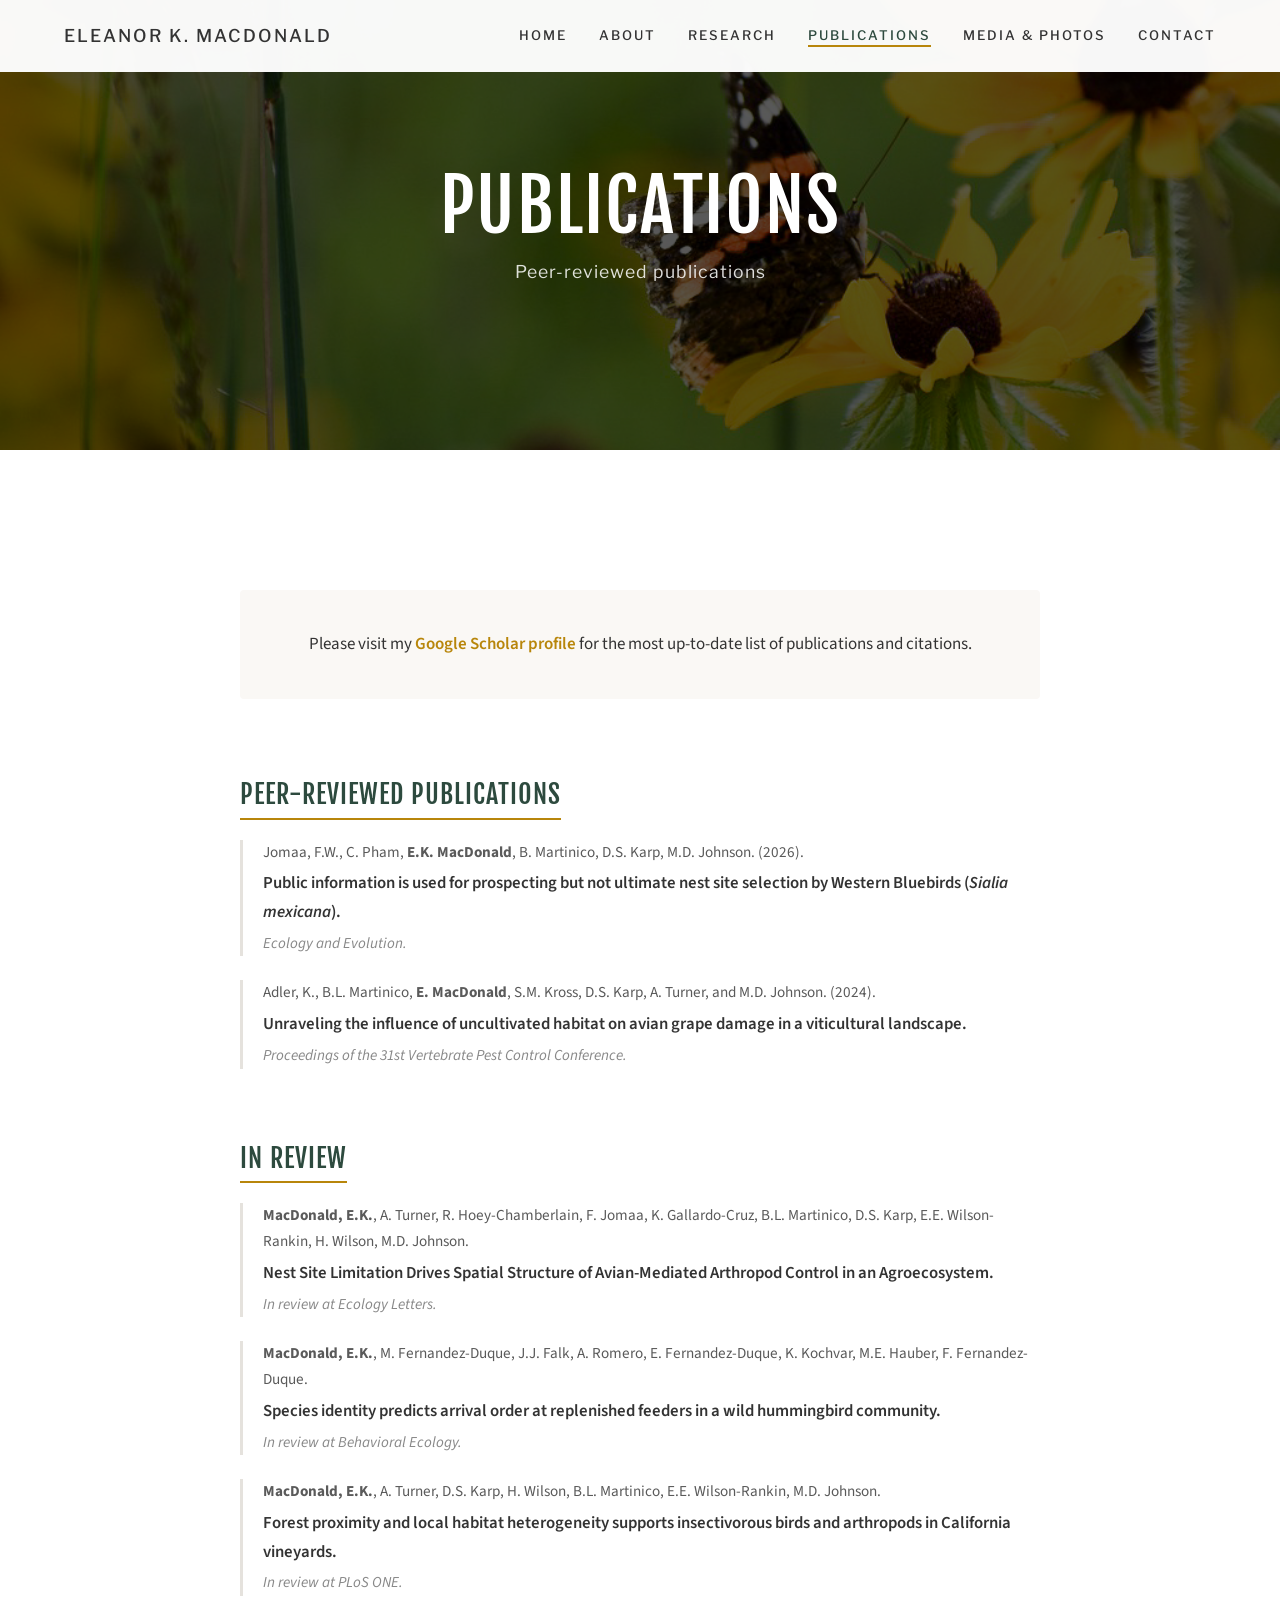
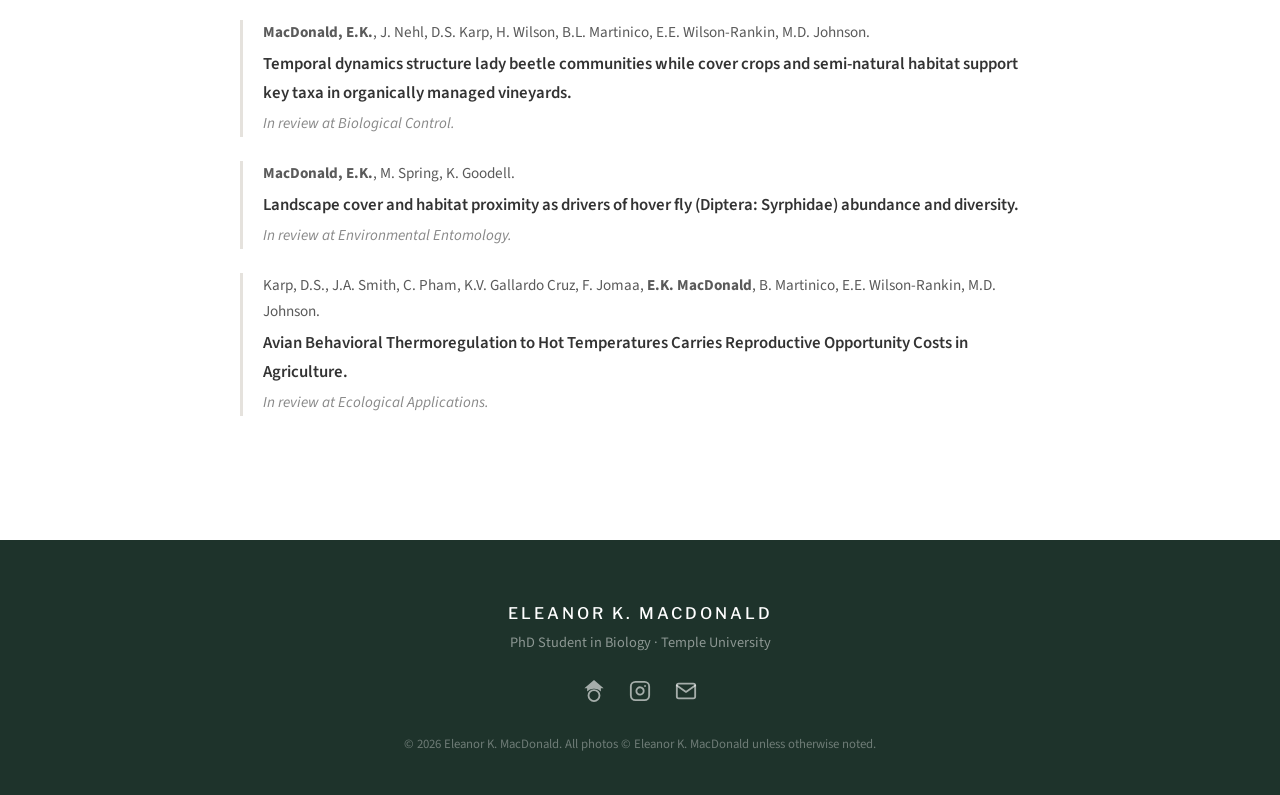
<file: publications.html>
<!DOCTYPE html>
<html lang="en">
<head>
  <meta charset="UTF-8">
  <meta name="viewport" content="width=device-width, initial-scale=1.0">
  <title>Publications &mdash; Eleanor K. MacDonald</title>
  <meta name="description" content="Peer-reviewed publications by Eleanor K. MacDonald">
  <link rel="preconnect" href="https://fonts.googleapis.com">
  <link rel="preconnect" href="https://fonts.gstatic.com" crossorigin>
  <link href="https://fonts.googleapis.com/css2?family=Fjalla+One&family=Libre+Franklin:ital,wght@0,400;0,500;0,700;1,400&family=Source+Sans+Pro:wght@400;600;700&display=swap" rel="stylesheet">
  <link rel="stylesheet" href="css/style.css">
</head>
<body>
  <!-- Navigation -->
  <nav class="navbar">
    <div class="nav-container">
      <a href="index.html" class="nav-logo">Eleanor K. MacDonald</a>
      <button class="nav-toggle" aria-label="Toggle navigation">
        <span class="hamburger"></span>
      </button>
      <ul class="nav-menu">
        <li><a href="index.html" class="nav-link">Home</a></li>
        <li><a href="about.html" class="nav-link">About</a></li>
        <li><a href="research.html" class="nav-link">Research</a></li>
        <li><a href="publications.html" class="nav-link active">Publications</a></li>
        <li><a href="gallery.html" class="nav-link">Media &amp; Photos</a></li>
        <li><a href="contact.html" class="nav-link">Contact</a></li>
      </ul>
    </div>
  </nav>

  <main>
    <section class="page-hero">
      <div class="hero-bg" style="background-image: url('Photos/Red%20Admiral-2.jpg');"></div>
      <div class="hero-overlay"></div>
      <div class="hero-content">
        <h1>PUBLICATIONS</h1>
        <p>Peer-reviewed publications</p>
      </div>
    </section>

    <section class="section reveal">
      <div class="container">
        <div class="pub-list">
          <div class="pub-note" style="margin-bottom: 40px;">
            Please visit my <a href='https://scholar.google.com/citations?user=KIJ1mU0AAAAJ&hl=en' target="_blank" rel="noopener">Google Scholar profile</a> for the most up-to-date list of publications and citations.
          </div>
          
          <h2 class="pub-year">Peer-Reviewed Publications</h2>
          
          <div class="pub-item">
            <div class="pub-authors">Jomaa, F.W., C. Pham, <strong>E.K. MacDonald</strong>, B. Martinico, D.S. Karp, M.D. Johnson. (2026).</div>
            <div class="pub-title">Public information is used for prospecting but not ultimate nest site selection by Western Bluebirds (<em>Sialia mexicana</em>).</div>
            <div class="pub-journal">Ecology and Evolution.</div>
          </div>

          <div class="pub-item">
            <div class="pub-authors">Adler, K., B.L. Martinico, <strong>E. MacDonald</strong>, S.M. Kross, D.S. Karp, A. Turner, and M.D. Johnson. (2024).</div>
            <div class="pub-title">Unraveling the influence of uncultivated habitat on avian grape damage in a viticultural landscape.</div>
            <div class="pub-journal">Proceedings of the 31st Vertebrate Pest Control Conference.</div>
          </div>

          <h2 class="pub-year" style="margin-top: 50px;">In Review</h2>

          <div class="pub-item">
            <div class="pub-authors"><strong>MacDonald, E.K.</strong>, A. Turner, R. Hoey-Chamberlain, F. Jomaa, K. Gallardo-Cruz, B.L. Martinico, D.S. Karp, E.E. Wilson-Rankin, H. Wilson, M.D. Johnson.</div>
            <div class="pub-title">Nest Site Limitation Drives Spatial Structure of Avian-Mediated Arthropod Control in an Agroecosystem.</div>
            <div class="pub-journal">In review at <em>Ecology Letters</em>.</div>
          </div>

          <div class="pub-item">
            <div class="pub-authors"><strong>MacDonald, E.K.</strong>, M. Fernandez-Duque, J.J. Falk, A. Romero, E. Fernandez-Duque, K. Kochvar, M.E. Hauber, F. Fernandez-Duque.</div>
            <div class="pub-title">Species identity predicts arrival order at replenished feeders in a wild hummingbird community.</div>
            <div class="pub-journal">In review at <em>Behavioral Ecology</em>.</div>
          </div>

          <div class="pub-item">
            <div class="pub-authors"><strong>MacDonald, E.K.</strong>, A. Turner, D.S. Karp, H. Wilson, B.L. Martinico, E.E. Wilson-Rankin, M.D. Johnson.</div>
            <div class="pub-title">Forest proximity and local habitat heterogeneity supports insectivorous birds and arthropods in California vineyards.</div>
            <div class="pub-journal">In review at <em>PLoS ONE</em>.</div>
          </div>

          <div class="pub-item">
            <div class="pub-authors"><strong>MacDonald, E.K.</strong>, J. Nehl, D.S. Karp, H. Wilson, B.L. Martinico, E.E. Wilson-Rankin, M.D. Johnson.</div>
            <div class="pub-title">Temporal dynamics structure lady beetle communities while cover crops and semi-natural habitat support key taxa in organically managed vineyards.</div>
            <div class="pub-journal">In review at <em>Biological Control</em>.</div>
          </div>

          <div class="pub-item">
            <div class="pub-authors"><strong>MacDonald, E.K.</strong>, M. Spring, K. Goodell.</div>
            <div class="pub-title">Landscape cover and habitat proximity as drivers of hover fly (Diptera: Syrphidae) abundance and diversity.</div>
            <div class="pub-journal">In review at <em>Environmental Entomology</em>.</div>
          </div>

          <div class="pub-item">
            <div class="pub-authors">Karp, D.S., J.A. Smith, C. Pham, K.V. Gallardo Cruz, F. Jomaa, <strong>E.K. MacDonald</strong>, B. Martinico, E.E. Wilson-Rankin, M.D. Johnson.</div>
            <div class="pub-title">Avian Behavioral Thermoregulation to Hot Temperatures Carries Reproductive Opportunity Costs in Agriculture.</div>
            <div class="pub-journal">In review at <em>Ecological Applications</em>.</div>
          </div>

        </div>
      </div>
    </section>
  </main>

  <!-- Footer -->
  <footer class="site-footer">
    <div class="container">
      <p class="footer-name">Eleanor K. MacDonald</p>
      <p class="footer-affiliation">PhD Student in Biology · Temple University</p>
      <div class="footer-links">
        <a href="https://scholar.google.com/citations?user=KIJ1mU0AAAAJ&hl=en" target="_blank" rel="noopener" aria-label="Google Scholar">
          <svg xmlns="http://www.w3.org/2000/svg" viewBox="0 0 24 24" fill="currentColor"><path d="M12 24a7 7 0 1 1 0-14 7 7 0 0 1 0 14zm0-2a5 5 0 1 0 0-10 5 5 0 0 0 0 10zM1.5 9L12 0l10.5 9h-3v3.5A8.95 8.95 0 0 0 12 9.5a8.95 8.95 0 0 0-7.5 3V9h-3z"/></svg>
        </a>
        <a href="https://instagram.com/ecology.ellie" target="_blank" rel="noopener" aria-label="Instagram">
          <svg xmlns="http://www.w3.org/2000/svg" viewBox="0 0 24 24" fill="none" stroke="currentColor" stroke-width="2" stroke-linecap="round" stroke-linejoin="round"><rect x="2" y="2" width="20" height="20" rx="5" ry="5"/><path d="M16 11.37A4 4 0 1 1 12.63 8 4 4 0 0 1 16 11.37z"/><line x1="17.5" y1="6.5" x2="17.51" y2="6.5"/></svg>
        </a>
        <a href="mailto:eleanor.macdonald@temple.edu" aria-label="Email">
          <svg xmlns="http://www.w3.org/2000/svg" viewBox="0 0 24 24" fill="none" stroke="currentColor" stroke-width="2" stroke-linecap="round" stroke-linejoin="round"><path d="M4 4h16c1.1 0 2 .9 2 2v12c0 1.1-.9 2-2 2H4c-1.1 0-2-.9-2-2V6c0-1.1.9-2 2-2z"/><polyline points="22,6 12,13 2,6"/></svg>
        </a>
      </div>
      <p class="footer-copyright">&copy; 2026 Eleanor K. MacDonald. All photos &copy; Eleanor K. MacDonald unless otherwise noted.</p>
    </div>
  </footer>

  <script src="js/main.js"></script>
</body>
</html>
</file>
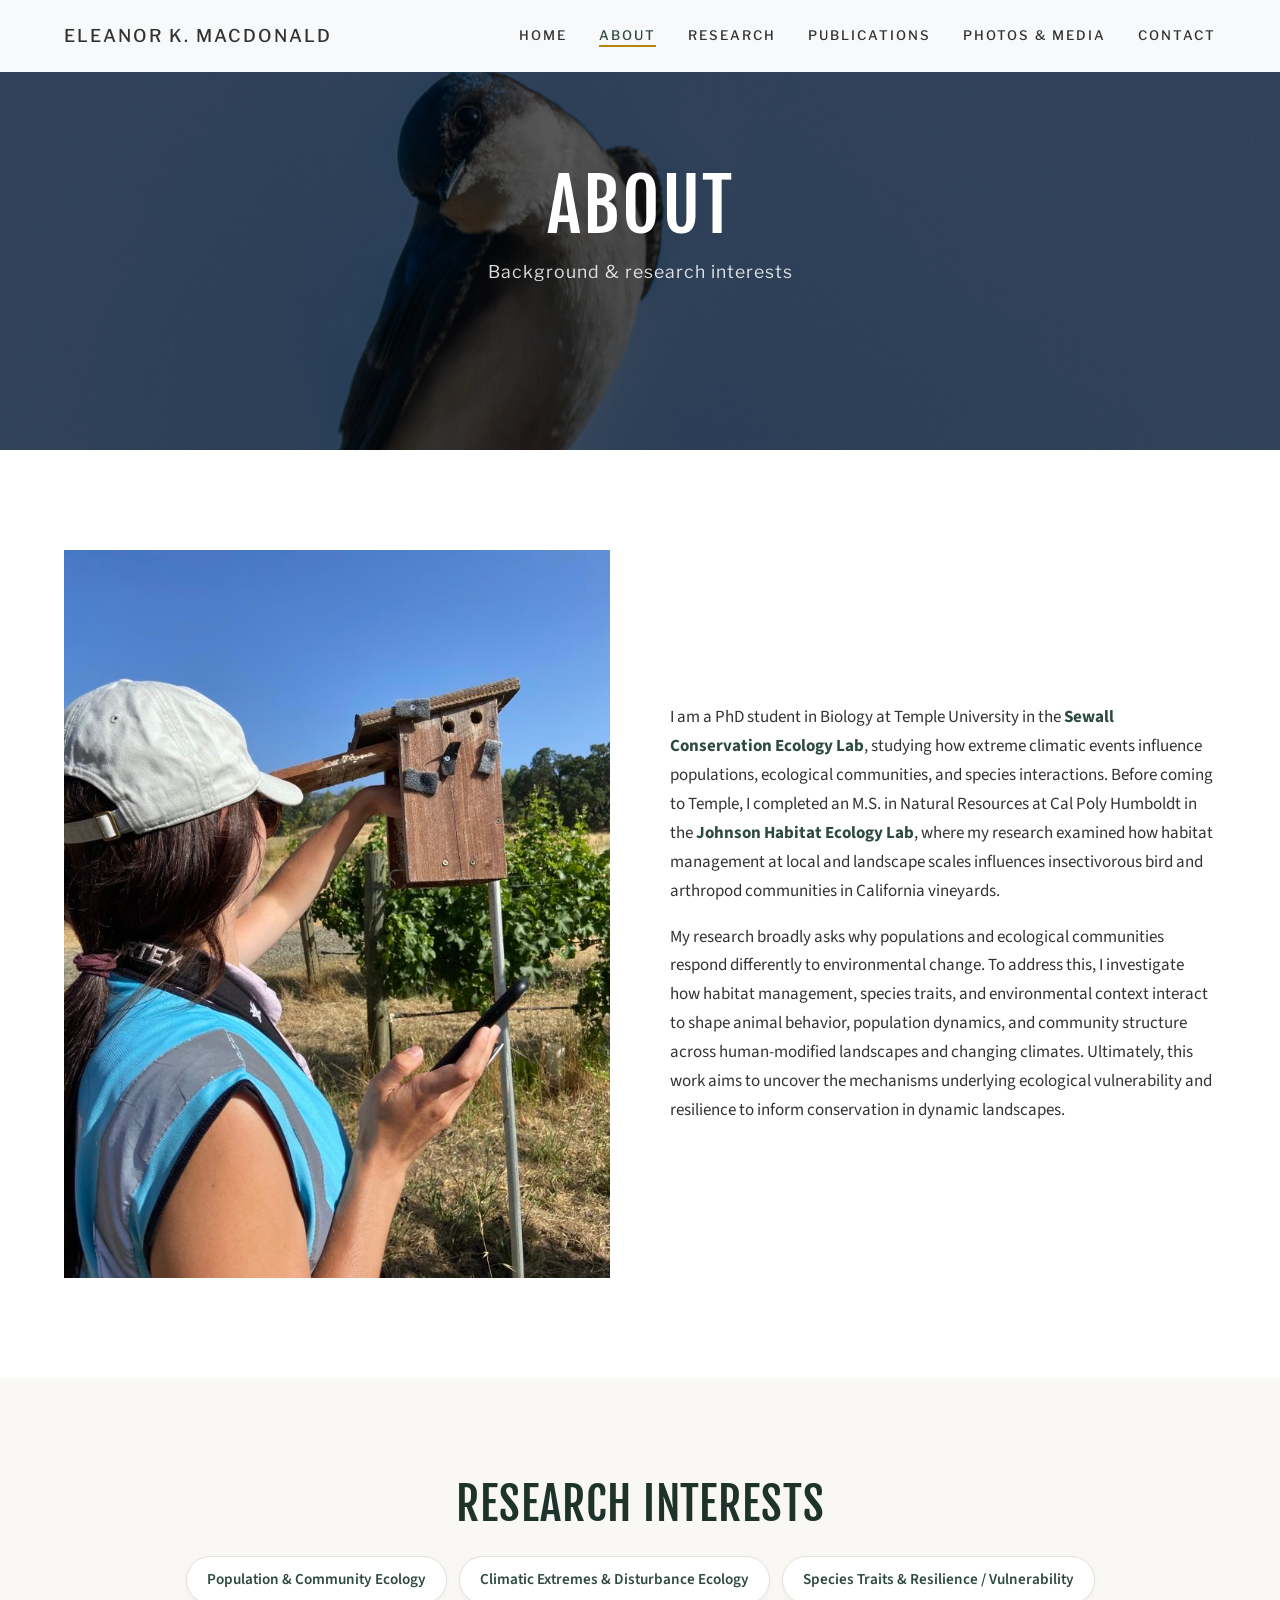
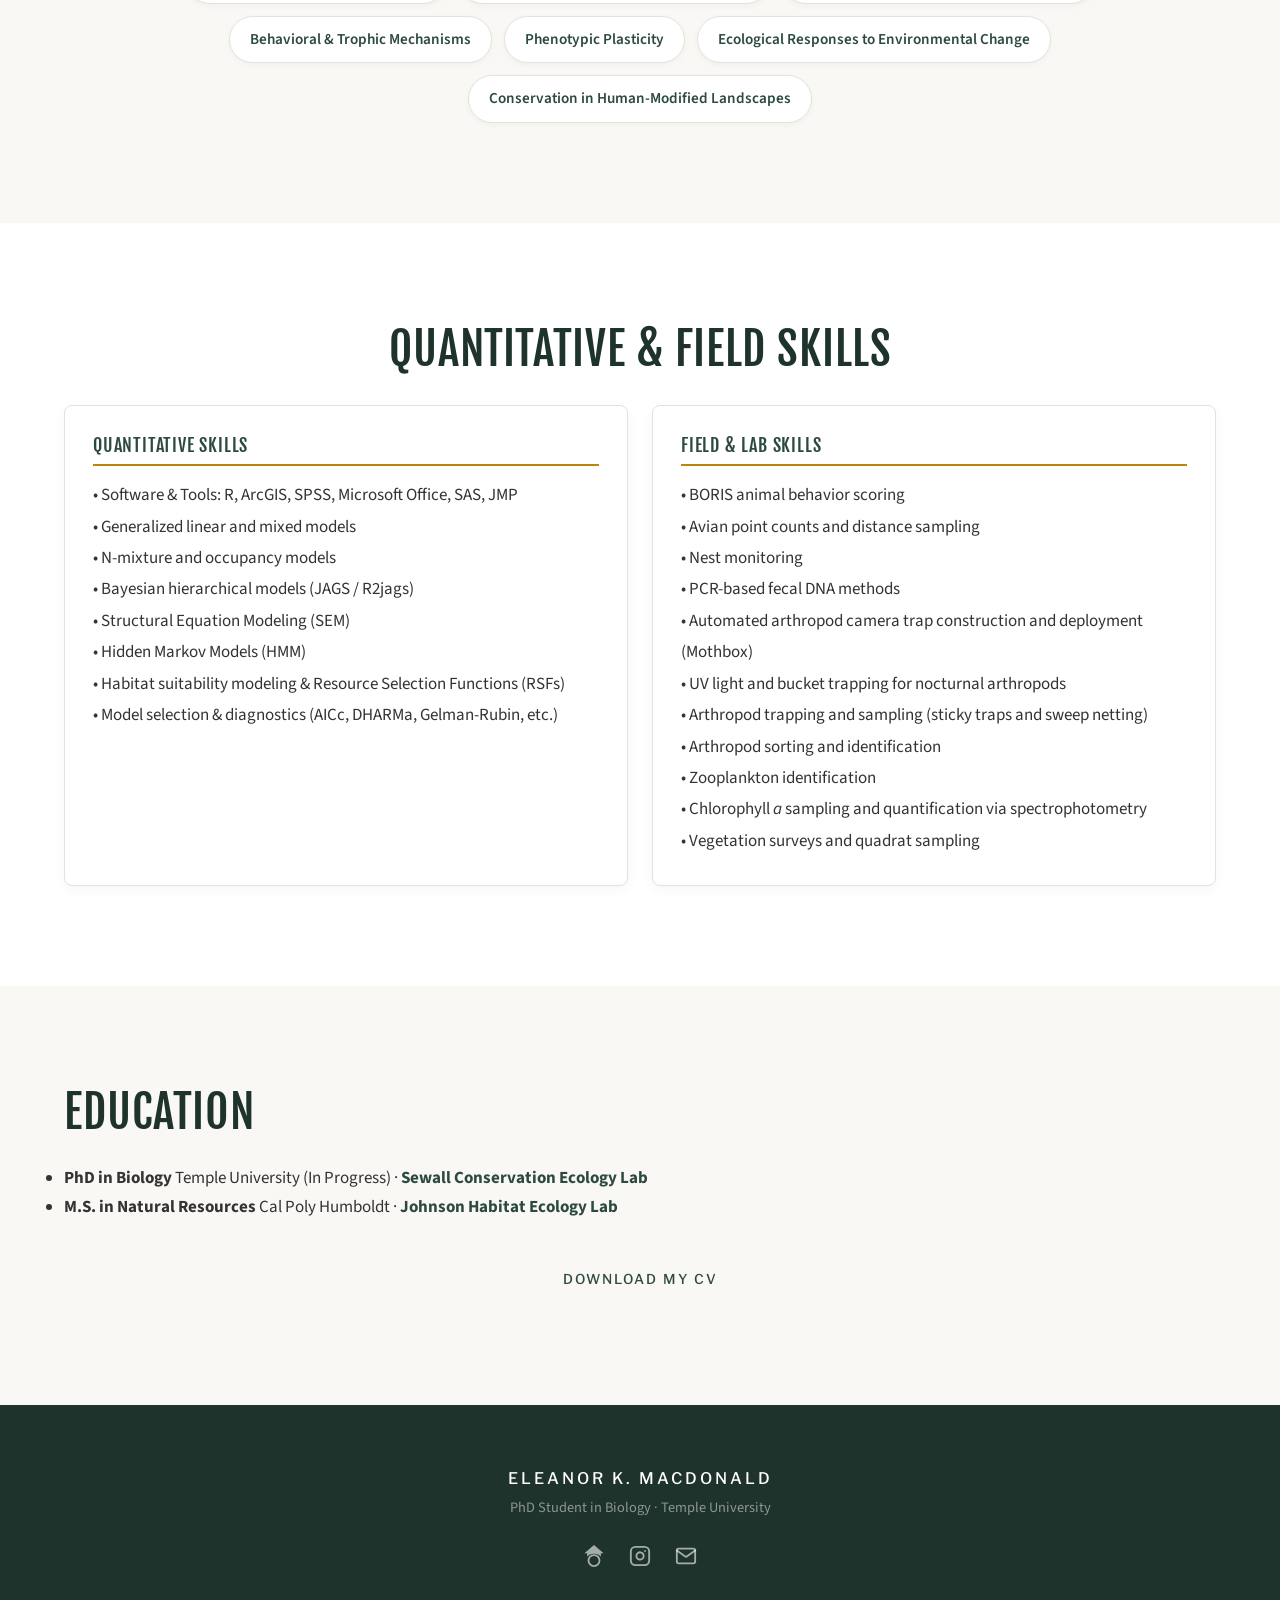
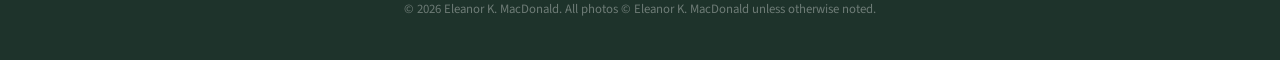
<file: github website/about.html>
<!DOCTYPE html>
<html lang="en">
<head>
  <meta charset="UTF-8">
  <meta name="viewport" content="width=device-width, initial-scale=1.0">
  <title>About — Eleanor K. MacDonald</title>
  <meta name="description" content="About Eleanor K. MacDonald, PhD Student in Biology at Temple University.">
  <link rel="preconnect" href="https://fonts.googleapis.com">
  <link rel="preconnect" href="https://fonts.gstatic.com" crossorigin>
  <link href="https://fonts.googleapis.com/css2?family=Fjalla+One&family=Libre+Franklin:ital,wght@0,400;0,500;0,700;1,400&family=Source+Sans+Pro:wght@400;600;700&display=swap" rel="stylesheet">
  <link rel="stylesheet" href="css/style.css">
</head>
<body>
  <!-- Navigation -->
  <nav class="navbar">
    <div class="nav-container">
      <a href="index.html" class="nav-logo">Eleanor K. MacDonald</a>
      <button class="nav-toggle" aria-label="Toggle navigation">
        <span class="hamburger"></span>
      </button>
      <ul class="nav-menu">
        <li><a href="index.html" class="nav-link">Home</a></li>
        <li><a href="about.html" class="nav-link">About</a></li>
        <li><a href="research.html" class="nav-link">Research</a></li>
        <li><a href="publications.html" class="nav-link">Publications</a></li>
        <li><a href="gallery.html" class="nav-link">Photos &amp; Media</a></li>
        <li><a href="contact.html" class="nav-link">Contact</a></li>
      </ul>
    </div>
  </nav>

  <main>
    <!-- Page hero -->
    <section class="page-hero">
      <div class="hero-bg" style="background-image: url('Photos/cute-TRES.jpeg'); background-position: 40% 15%;"></div>
      <div class="hero-overlay"></div>
      <div class="hero-content">
        <h1>ABOUT</h1>
        <p>Background &amp; research interests</p>
      </div>
    </section>

    <!-- Bio section -->
    <section class="section">
      <div class="container reveal">
        <div class="two-col">
          <div class="col-image">
            <img src="Photos/nest-box-check.JPG" alt="Eleanor checking nest box in vineyard">
          </div>
          <div class="col-content">
            <p>I am a PhD student in Biology at Temple University in the <a href="https://sites.temple.edu/bjsewall/" target="_blank" rel="noopener"><strong>Sewall Conservation Ecology Lab</strong></a>, studying how extreme climatic events influence populations, ecological communities, and species interactions. Before coming to Temple, I completed an M.S. in Natural Resources at Cal Poly Humboldt in the <a href="https://sites.google.com/humboldt.edu/mattjohnson/welcome?pli=1&authuser=0" target="_blank" rel="noopener"><strong>Johnson Habitat Ecology Lab</strong></a>, where my research examined how habitat management at local and landscape scales influences insectivorous bird and arthropod communities in California vineyards.</p>
            <p>My research broadly asks why populations and ecological communities respond differently to environmental change. To address this, I investigate how habitat management, species traits, and environmental context interact to shape animal behavior, population dynamics, and community structure across human-modified landscapes and changing climates. Ultimately, this work aims to uncover the mechanisms underlying ecological vulnerability and resilience to inform conservation in dynamic landscapes.</p>
          </div>
        </div>
      </div>
    </section>

    <!-- Research Interests section -->
    <section class="section section-light">
      <div class="container reveal">
        <h2 class="text-center">Research Interests</h2>
        <ul class="interests-list text-center">
          <li>Population &amp; Community Ecology</li>
          <li>Climatic Extremes &amp; Disturbance Ecology</li>
          <li>Species Traits &amp; Resilience / Vulnerability</li>
          <li>Behavioral &amp; Trophic Mechanisms</li>
          <li>Phenotypic Plasticity</li>
          <li>Ecological Responses to Environmental Change</li>
          <li>Conservation in Human-Modified Landscapes</li>
        </ul>
      </div>
    </section>

    <!-- Skills section -->
    <section class="section">
      <div class="container reveal">
        <h2 class="text-center">Quantitative &amp; Field Skills</h2>
        <div style="display: grid; grid-template-columns: repeat(auto-fit, minmax(320px, 1fr)); gap: 24px; margin-top: 28px;">
          <!-- Quantitative Skills -->
          <div style="background: var(--color-white); border: 1px solid var(--color-border); padding: 28px; border-radius: 8px; box-shadow: 0 4px 14px rgba(0,0,0,0.04);">
            <h3 style="font-size: 1.15rem; color: var(--color-primary); margin-bottom: 14px; border-bottom: 2px solid var(--color-accent); padding-bottom: 8px; text-transform: uppercase; letter-spacing: 0.8px;">Quantitative Skills</h3>
            <ul style="list-style: none; padding: 0; margin: 0; line-height: 1.85; color: var(--color-text);">
              <li>• Software &amp; Tools: R, ArcGIS, SPSS, Microsoft Office, SAS, JMP</li>
              <li>• Generalized linear and mixed models</li>
              <li>• N-mixture and occupancy models</li>
              <li>• Bayesian hierarchical models (JAGS / R2jags)</li>
              <li>• Structural Equation Modeling (SEM)</li>
              <li>• Hidden Markov Models (HMM)</li>
              <li>• Habitat suitability modeling &amp; Resource Selection Functions (RSFs)</li>
              <li>• Model selection &amp; diagnostics (AICc, DHARMa, Gelman-Rubin, etc.)</li>
            </ul>
          </div>

          <!-- Field & Lab Skills -->
          <div style="background: var(--color-white); border: 1px solid var(--color-border); padding: 28px; border-radius: 8px; box-shadow: 0 4px 14px rgba(0,0,0,0.04);">
            <h3 style="font-size: 1.15rem; color: var(--color-primary); margin-bottom: 14px; border-bottom: 2px solid var(--color-accent); padding-bottom: 8px; text-transform: uppercase; letter-spacing: 0.8px;">Field &amp; Lab Skills</h3>
            <ul style="list-style: none; padding: 0; margin: 0; line-height: 1.85; color: var(--color-text);">
              <li>• BORIS animal behavior scoring</li>
              <li>• Avian point counts and distance sampling</li>
              <li>• Nest monitoring</li>
              <li>• PCR-based fecal DNA methods</li>
              <li>• Automated arthropod camera trap construction and deployment (Mothbox)</li>
              <li>• UV light and bucket trapping for nocturnal arthropods</li>
              <li>• Arthropod trapping and sampling (sticky traps and sweep netting)</li>
              <li>• Arthropod sorting and identification</li>
              <li>• Zooplankton identification</li>
              <li>• Chlorophyll <em>a</em> sampling and quantification via spectrophotometry</li>
              <li>• Vegetation surveys and quadrat sampling</li>
            </ul>
          </div>
        </div>
      </div>
    </section>

    <!-- Education section -->
    <section class="section section-light">
      <div class="container reveal">
        <h2>Education</h2>
        <ul class="timeline">
          <li>
            <strong>PhD in Biology</strong>
            <span>Temple University (In Progress) &middot; <a href="https://sites.temple.edu/bjsewall/" target="_blank" rel="noopener"><strong>Sewall Conservation Ecology Lab</strong></a></span>
          </li>
          <li>
            <strong>M.S. in Natural Resources</strong>
            <span>Cal Poly Humboldt &middot; <a href="https://sites.google.com/humboldt.edu/mattjohnson/welcome?pli=1&authuser=0" target="_blank" rel="noopener"><strong>Johnson Habitat Ecology Lab</strong></a></span>
          </li>
        </ul>
        <div class="text-center" style="margin-top: 2rem;">
          <a href="MacDonald_CV_2026.pdf" class="btn" target="_blank" rel="noopener">Download my CV</a>
        </div>
      </div>
    </section>
  </main>

  <!-- Footer -->
  <footer class="site-footer">
    <div class="container">
      <p class="footer-name">Eleanor K. MacDonald</p>
      <p class="footer-affiliation">PhD Student in Biology · Temple University</p>
      <div class="footer-links">
        <a href="https://scholar.google.com/citations?user=KIJ1mU0AAAAJ&hl=en" target="_blank" rel="noopener" aria-label="Google Scholar">
          <svg xmlns="http://www.w3.org/2000/svg" viewBox="0 0 24 24" fill="currentColor"><path d="M12 24a7 7 0 1 1 0-14 7 7 0 0 1 0 14zm0-2a5 5 0 1 0 0-10 5 5 0 0 0 0 10zM1.5 9L12 0l10.5 9h-3v3.5A8.95 8.95 0 0 0 12 9.5a8.95 8.95 0 0 0-7.5 3V9h-3z"/></svg>
        </a>
        <a href="https://instagram.com/ecology.ellie" target="_blank" rel="noopener" aria-label="Instagram">
          <svg xmlns="http://www.w3.org/2000/svg" viewBox="0 0 24 24" fill="none" stroke="currentColor" stroke-width="2" stroke-linecap="round" stroke-linejoin="round"><rect x="2" y="2" width="20" height="20" rx="5" ry="5"/><path d="M16 11.37A4 4 0 1 1 12.63 8 4 4 0 0 1 16 11.37z"/><line x1="17.5" y1="6.5" x2="17.51" y2="6.5"/></svg>
        </a>
        <a href="mailto:eleanor.macdonald@temple.edu" aria-label="Email">
          <svg xmlns="http://www.w3.org/2000/svg" viewBox="0 0 24 24" fill="none" stroke="currentColor" stroke-width="2" stroke-linecap="round" stroke-linejoin="round"><path d="M4 4h16c1.1 0 2 .9 2 2v12c0 1.1-.9 2-2 2H4c-1.1 0-2-.9-2-2V6c0-1.1.9-2 2-2z"/><polyline points="22,6 12,13 2,6"/></svg>
        </a>
      </div>
      <p class="footer-copyright">&copy; 2026 Eleanor K. MacDonald. All photos &copy; Eleanor K. MacDonald unless otherwise noted.</p>
    </div>
  </footer>

  <script src="js/main.js"></script>
</body>
</html>
</file>
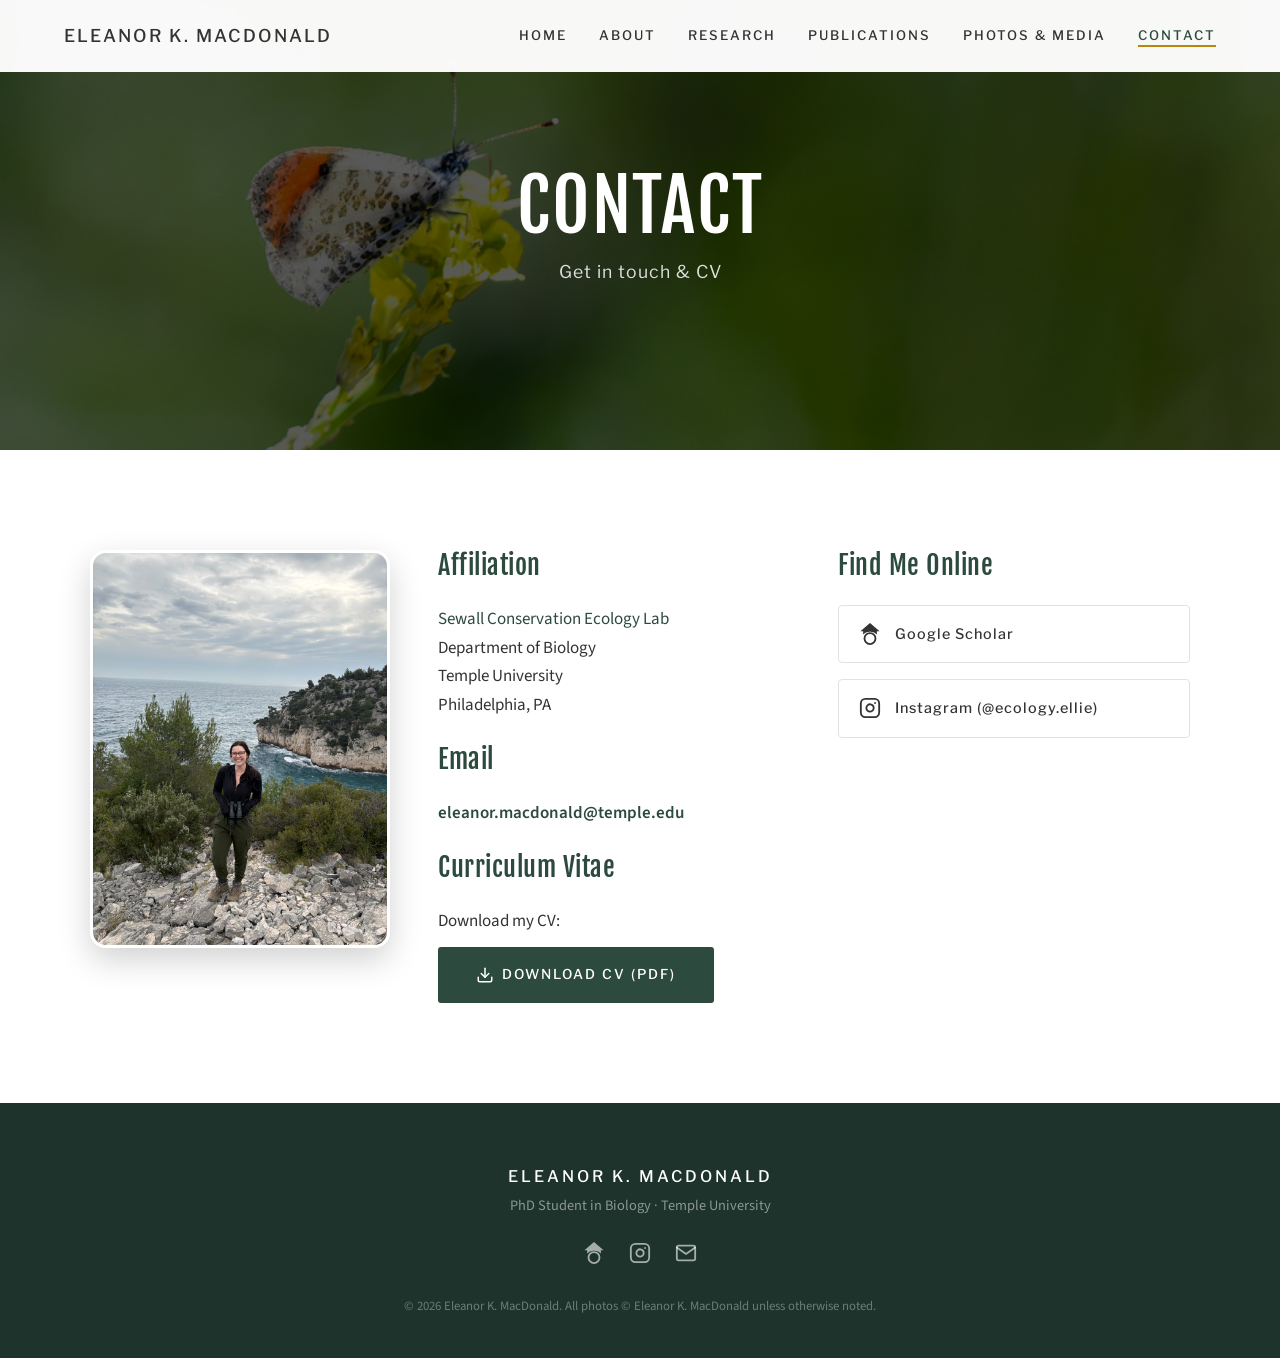
<file: github website/contact.html>
<!DOCTYPE html>
<html lang="en">
<head>
  <meta charset="UTF-8">
  <meta name="viewport" content="width=device-width, initial-scale=1.0">
  <title>Contact &mdash; Eleanor K. MacDonald</title>
  <meta name="description" content="Contact Eleanor K. MacDonald, PhD Student in Biology at Temple University.">
  <link rel="preconnect" href="https://fonts.googleapis.com">
  <link rel="preconnect" href="https://fonts.gstatic.com" crossorigin>
  <link href="https://fonts.googleapis.com/css2?family=Fjalla+One&family=Libre+Franklin:ital,wght@0,400;0,500;0,700;1,400&family=Source+Sans+Pro:wght@400;600;700&display=swap" rel="stylesheet">
  <link rel="stylesheet" href="css/style.css">
</head>
<body>
  <!-- Navigation -->
  <nav class="navbar">
    <div class="nav-container">
      <a href="index.html" class="nav-logo">Eleanor K. MacDonald</a>
      <button class="nav-toggle" aria-label="Toggle navigation">
        <span class="hamburger"></span>
      </button>
      <ul class="nav-menu">
        <li><a href="index.html" class="nav-link">Home</a></li>
        <li><a href="about.html" class="nav-link">About</a></li>
        <li><a href="research.html" class="nav-link">Research</a></li>
        <li><a href="publications.html" class="nav-link">Publications</a></li>
        <li><a href="gallery.html" class="nav-link">Photos &amp; Media</a></li>
        <li><a href="contact.html" class="nav-link">Contact</a></li>
      </ul>
    </div>
  </nav>

  <main>
    <section class="page-hero">
      <div class="hero-bg" style="background-image: url('Photos/Sara%20Orangetip.jpg'); background-position: 28% 40%;"></div>
      <div class="hero-overlay"></div>
      <div class="hero-content">
        <h1>CONTACT</h1>
        <p>Get in touch &amp; CV</p>
      </div>
    </section>

    <section class="section reveal">
      <div class="container">
        <div class="contact-grid" style="display: grid; grid-template-columns: 300px 1fr 1fr; gap: 3rem; align-items: start;">
          <!-- Profile Photo Card -->
          <div class="contact-profile-card">
            <img src="Photos/profile-pic.jpeg" alt="Eleanor K. MacDonald portrait" style="width: 100%; border-radius: 16px; box-shadow: 0 12px 32px rgba(0,0,0,0.18); display: block; border: 3px solid #ffffff;">
          </div>

          <!-- Affiliation & CV -->
          <div class="contact-info">
            <h3>Affiliation</h3>
            <p><a href="https://sites.temple.edu/bjsewall/" target="_blank" rel="noopener">Sewall Conservation Ecology Lab</a><br>
            Department of Biology<br>
            Temple University<br>
            Philadelphia, PA</p>
            
            <h3 style="margin-top: 24px;">Email</h3>
            <p><a href="mailto:eleanor.macdonald@temple.edu" style="font-weight: 600;">eleanor.macdonald@temple.edu</a></p>

            <h3 style="margin-top: 24px;">Curriculum Vitae</h3>
            <p style="margin-bottom: 12px;">Download my CV:</p>
            <a href="MacDonald_CV_2026.pdf" class="btn btn-primary" target="_blank" rel="noopener" style="display: inline-flex; align-items: center; gap: 8px;">
              <svg width="18" height="18" viewBox="0 0 24 24" fill="none" stroke="currentColor" stroke-width="2" stroke-linecap="round" stroke-linejoin="round"><path d="M21 15v4a2 2 0 0 1-2 2H5a2 2 0 0 1-2-2v-4"/><polyline points="7 10 12 15 17 10"/><line x1="12" y1="15" x2="12" y2="3"/></svg>
              Download CV (PDF)
            </a>
          </div>
          
          <!-- Social & Academic Profiles -->
          <div class="contact-links">
            <h3>Find Me Online</h3>
            <div style="display: flex; flex-direction: column; gap: 1rem;">
              <a href="https://scholar.google.com/citations?user=KIJ1mU0AAAAJ&hl=en" class="academic-link" target="_blank" rel="noopener">
                <svg width="24" height="24" xmlns="http://www.w3.org/2000/svg" viewBox="0 0 24 24" fill="currentColor"><path d="M12 24a7 7 0 1 1 0-14 7 7 0 0 1 0 14zm0-2a5 5 0 1 0 0-10 5 5 0 0 0 0 10zM1.5 9L12 0l10.5 9h-3v3.5A8.95 8.95 0 0 0 12 9.5a8.95 8.95 0 0 0-7.5 3V9h-3z"/></svg>
                <span>Google Scholar</span>
              </a>
              
              <a href="https://instagram.com/ecology.ellie" class="academic-link" target="_blank" rel="noopener">
                <svg width="24" height="24" xmlns="http://www.w3.org/2000/svg" viewBox="0 0 24 24" fill="none" stroke="currentColor" stroke-width="2" stroke-linecap="round" stroke-linejoin="round"><rect x="2" y="2" width="20" height="20" rx="5" ry="5"/><path d="M16 11.37A4 4 0 1 1 12.63 8 4 4 0 0 1 16 11.37z"/><line x1="17.5" y1="6.5" x2="17.51" y2="6.5"/></svg>
                <span>Instagram (@ecology.ellie)</span>
              </a>
            </div>
          </div>
        </div>
      </div>
    </section>
  </main>

  <!-- Footer -->
  <footer class="site-footer">
    <div class="container">
      <p class="footer-name">Eleanor K. MacDonald</p>
      <p class="footer-affiliation">PhD Student in Biology · Temple University</p>
      <div class="footer-links">
        <a href="https://scholar.google.com/citations?user=KIJ1mU0AAAAJ&hl=en" target="_blank" rel="noopener" aria-label="Google Scholar">
          <svg xmlns="http://www.w3.org/2000/svg" viewBox="0 0 24 24" fill="currentColor"><path d="M12 24a7 7 0 1 1 0-14 7 7 0 0 1 0 14zm0-2a5 5 0 1 0 0-10 5 5 0 0 0 0 10zM1.5 9L12 0l10.5 9h-3v3.5A8.95 8.95 0 0 0 12 9.5a8.95 8.95 0 0 0-7.5 3V9h-3z"/></svg>
        </a>
        <a href="https://instagram.com/ecology.ellie" target="_blank" rel="noopener" aria-label="Instagram">
          <svg xmlns="http://www.w3.org/2000/svg" viewBox="0 0 24 24" fill="none" stroke="currentColor" stroke-width="2" stroke-linecap="round" stroke-linejoin="round"><rect x="2" y="2" width="20" height="20" rx="5" ry="5"/><path d="M16 11.37A4 4 0 1 1 12.63 8 4 4 0 0 1 16 11.37z"/><line x1="17.5" y1="6.5" x2="17.51" y2="6.5"/></svg>
        </a>
        <a href="mailto:eleanor.macdonald@temple.edu" aria-label="Email">
          <svg xmlns="http://www.w3.org/2000/svg" viewBox="0 0 24 24" fill="none" stroke="currentColor" stroke-width="2" stroke-linecap="round" stroke-linejoin="round"><path d="M4 4h16c1.1 0 2 .9 2 2v12c0 1.1-.9 2-2 2H4c-1.1 0-2-.9-2-2V6c0-1.1.9-2 2-2z"/><polyline points="22,6 12,13 2,6"/></svg>
        </a>
      </div>
      <p class="footer-copyright">&copy; 2026 Eleanor K. MacDonald. All photos &copy; Eleanor K. MacDonald unless otherwise noted.</p>
    </div>
  </footer>

  <script src="js/main.js"></script>
</body>
</html>
</file>
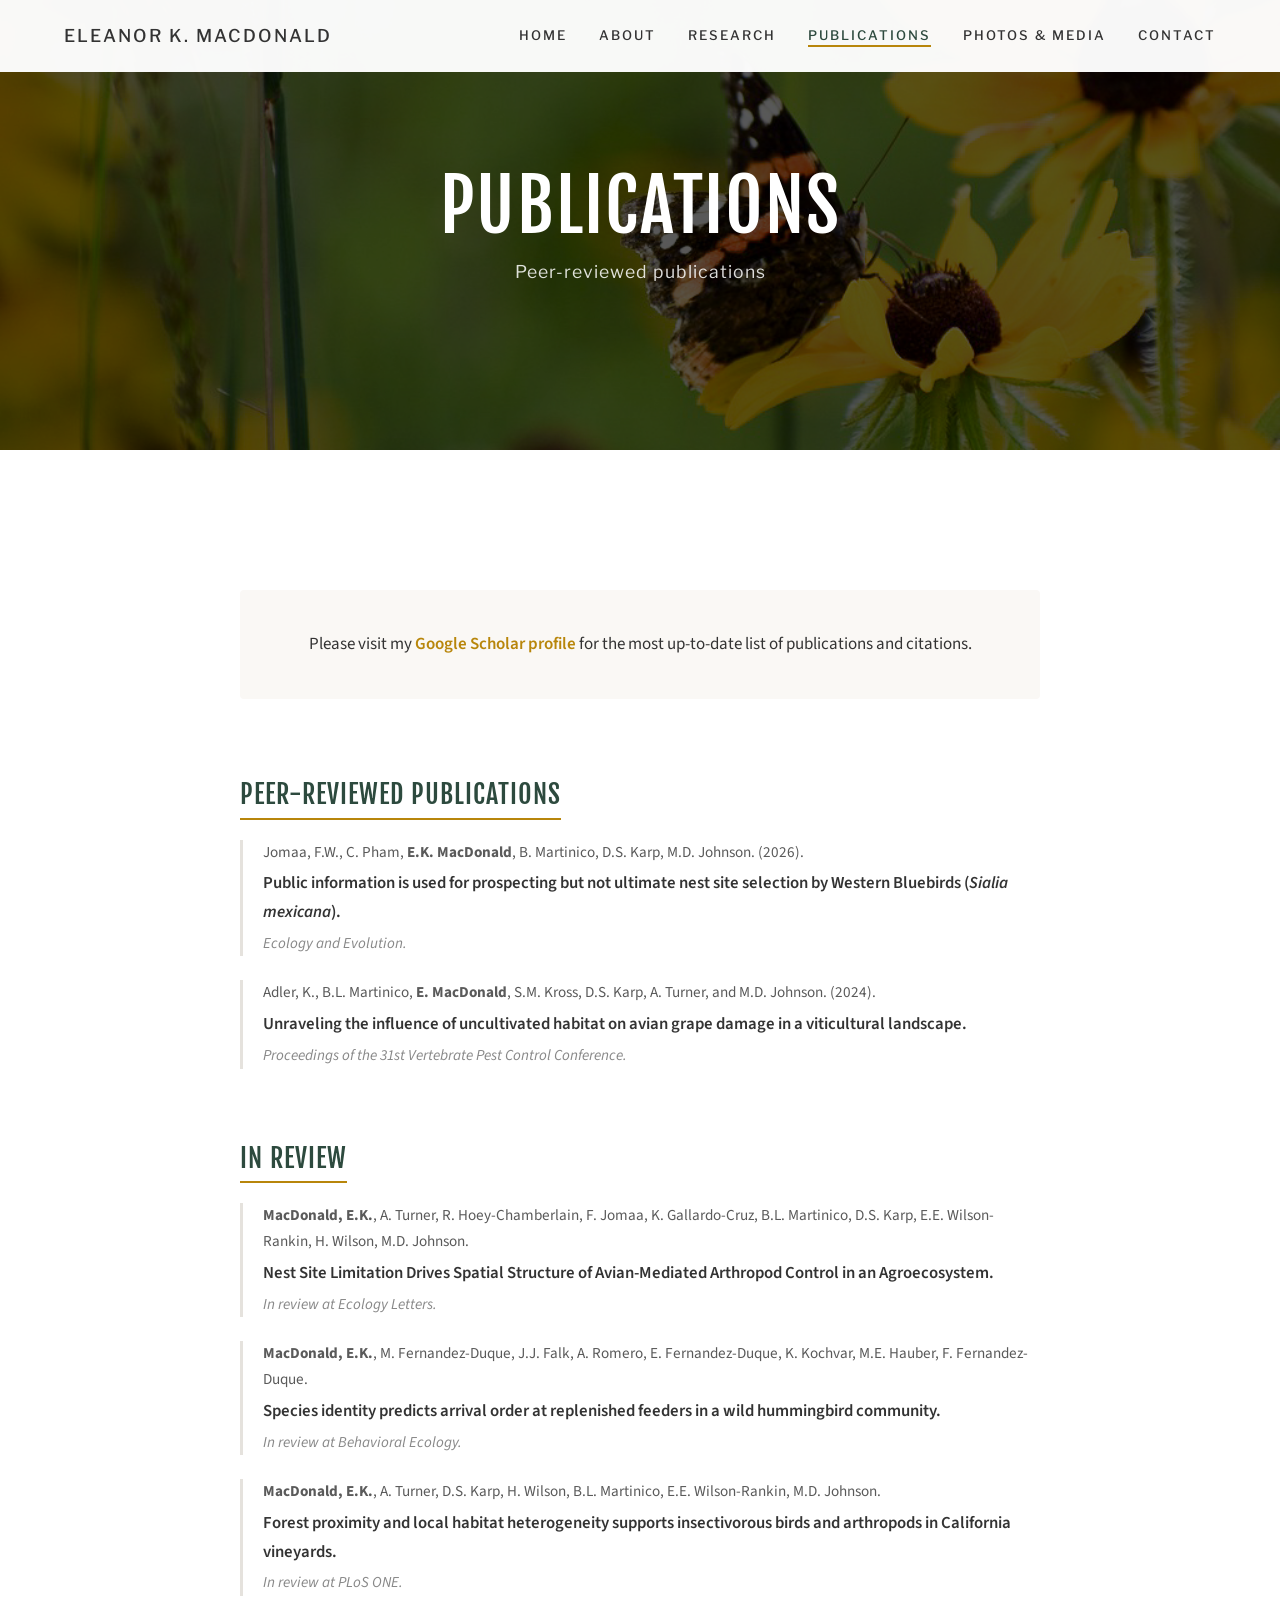
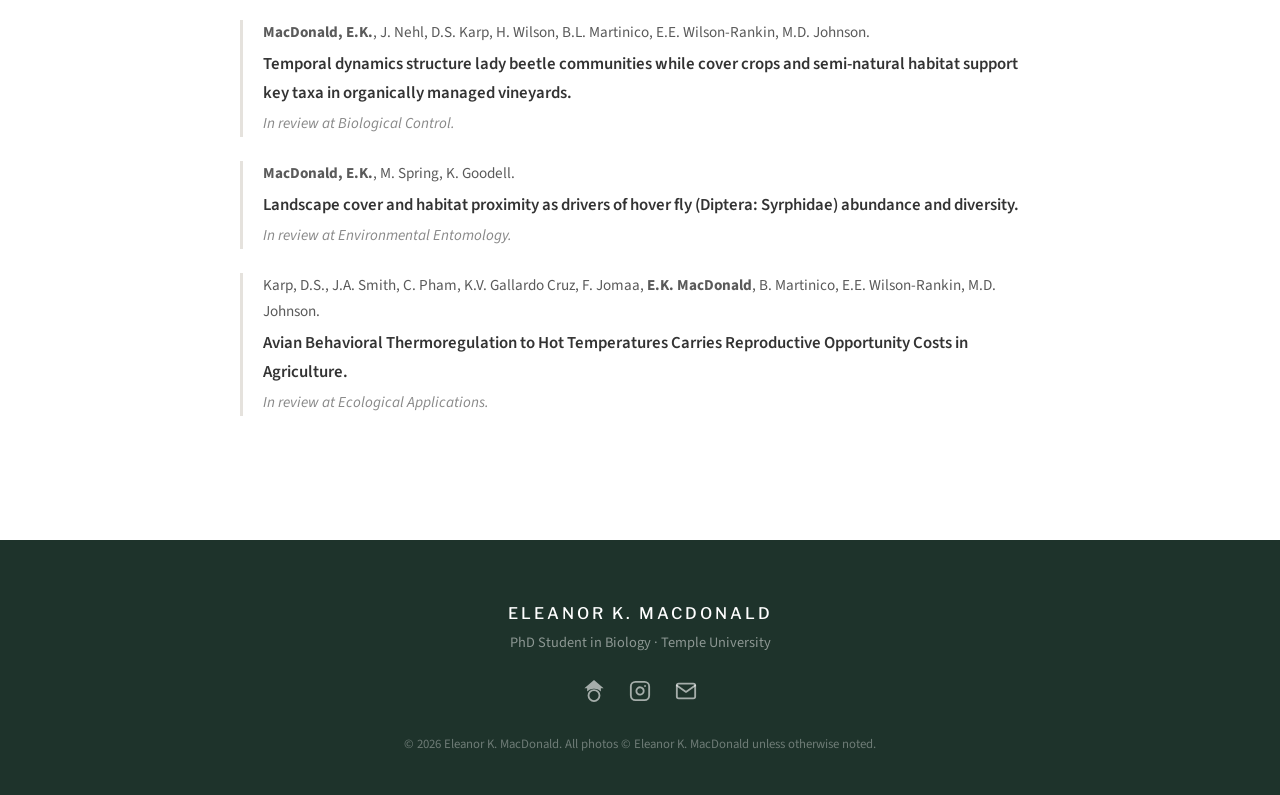
<file: github website/publications.html>
<!DOCTYPE html>
<html lang="en">
<head>
  <meta charset="UTF-8">
  <meta name="viewport" content="width=device-width, initial-scale=1.0">
  <title>Publications &mdash; Eleanor K. MacDonald</title>
  <meta name="description" content="Peer-reviewed publications by Eleanor K. MacDonald">
  <link rel="preconnect" href="https://fonts.googleapis.com">
  <link rel="preconnect" href="https://fonts.gstatic.com" crossorigin>
  <link href="https://fonts.googleapis.com/css2?family=Fjalla+One&family=Libre+Franklin:ital,wght@0,400;0,500;0,700;1,400&family=Source+Sans+Pro:wght@400;600;700&display=swap" rel="stylesheet">
  <link rel="stylesheet" href="css/style.css">
</head>
<body>
  <!-- Navigation -->
  <nav class="navbar">
    <div class="nav-container">
      <a href="index.html" class="nav-logo">Eleanor K. MacDonald</a>
      <button class="nav-toggle" aria-label="Toggle navigation">
        <span class="hamburger"></span>
      </button>
      <ul class="nav-menu">
        <li><a href="index.html" class="nav-link">Home</a></li>
        <li><a href="about.html" class="nav-link">About</a></li>
        <li><a href="research.html" class="nav-link">Research</a></li>
        <li><a href="publications.html" class="nav-link">Publications</a></li>
        <li><a href="gallery.html" class="nav-link">Photos &amp; Media</a></li>
        <li><a href="contact.html" class="nav-link">Contact</a></li>
      </ul>
    </div>
  </nav>

  <main>
    <section class="page-hero">
      <div class="hero-bg" style="background-image: url('Photos/Red%20Admiral-2.jpg');"></div>
      <div class="hero-overlay"></div>
      <div class="hero-content">
        <h1>PUBLICATIONS</h1>
        <p>Peer-reviewed publications</p>
      </div>
    </section>

    <section class="section reveal">
      <div class="container">
        <div class="pub-list">
          <div class="pub-note" style="margin-bottom: 40px;">
            Please visit my <a href='https://scholar.google.com/citations?user=KIJ1mU0AAAAJ&hl=en' target="_blank" rel="noopener">Google Scholar profile</a> for the most up-to-date list of publications and citations.
          </div>
          
          <h2 class="pub-year">Peer-Reviewed Publications</h2>
          
          <div class="pub-item">
            <div class="pub-authors">Jomaa, F.W., C. Pham, <strong>E.K. MacDonald</strong>, B. Martinico, D.S. Karp, M.D. Johnson. (2026).</div>
            <div class="pub-title">Public information is used for prospecting but not ultimate nest site selection by Western Bluebirds (<em>Sialia mexicana</em>).</div>
            <div class="pub-journal">Ecology and Evolution.</div>
          </div>

          <div class="pub-item">
            <div class="pub-authors">Adler, K., B.L. Martinico, <strong>E. MacDonald</strong>, S.M. Kross, D.S. Karp, A. Turner, and M.D. Johnson. (2024).</div>
            <div class="pub-title">Unraveling the influence of uncultivated habitat on avian grape damage in a viticultural landscape.</div>
            <div class="pub-journal">Proceedings of the 31st Vertebrate Pest Control Conference.</div>
          </div>

          <h2 class="pub-year" style="margin-top: 50px;">In Review</h2>

          <div class="pub-item">
            <div class="pub-authors"><strong>MacDonald, E.K.</strong>, A. Turner, R. Hoey-Chamberlain, F. Jomaa, K. Gallardo-Cruz, B.L. Martinico, D.S. Karp, E.E. Wilson-Rankin, H. Wilson, M.D. Johnson.</div>
            <div class="pub-title">Nest Site Limitation Drives Spatial Structure of Avian-Mediated Arthropod Control in an Agroecosystem.</div>
            <div class="pub-journal">In review at <em>Ecology Letters</em>.</div>
          </div>

          <div class="pub-item">
            <div class="pub-authors"><strong>MacDonald, E.K.</strong>, M. Fernandez-Duque, J.J. Falk, A. Romero, E. Fernandez-Duque, K. Kochvar, M.E. Hauber, F. Fernandez-Duque.</div>
            <div class="pub-title">Species identity predicts arrival order at replenished feeders in a wild hummingbird community.</div>
            <div class="pub-journal">In review at <em>Behavioral Ecology</em>.</div>
          </div>

          <div class="pub-item">
            <div class="pub-authors"><strong>MacDonald, E.K.</strong>, A. Turner, D.S. Karp, H. Wilson, B.L. Martinico, E.E. Wilson-Rankin, M.D. Johnson.</div>
            <div class="pub-title">Forest proximity and local habitat heterogeneity supports insectivorous birds and arthropods in California vineyards.</div>
            <div class="pub-journal">In review at <em>PLoS ONE</em>.</div>
          </div>

          <div class="pub-item">
            <div class="pub-authors"><strong>MacDonald, E.K.</strong>, J. Nehl, D.S. Karp, H. Wilson, B.L. Martinico, E.E. Wilson-Rankin, M.D. Johnson.</div>
            <div class="pub-title">Temporal dynamics structure lady beetle communities while cover crops and semi-natural habitat support key taxa in organically managed vineyards.</div>
            <div class="pub-journal">In review at <em>Biological Control</em>.</div>
          </div>

          <div class="pub-item">
            <div class="pub-authors"><strong>MacDonald, E.K.</strong>, M. Spring, K. Goodell.</div>
            <div class="pub-title">Landscape cover and habitat proximity as drivers of hover fly (Diptera: Syrphidae) abundance and diversity.</div>
            <div class="pub-journal">In review at <em>Environmental Entomology</em>.</div>
          </div>

          <div class="pub-item">
            <div class="pub-authors">Karp, D.S., J.A. Smith, C. Pham, K.V. Gallardo Cruz, F. Jomaa, <strong>E.K. MacDonald</strong>, B. Martinico, E.E. Wilson-Rankin, M.D. Johnson.</div>
            <div class="pub-title">Avian Behavioral Thermoregulation to Hot Temperatures Carries Reproductive Opportunity Costs in Agriculture.</div>
            <div class="pub-journal">In review at <em>Ecological Applications</em>.</div>
          </div>

        </div>
      </div>
    </section>
  </main>

  <!-- Footer -->
  <footer class="site-footer">
    <div class="container">
      <p class="footer-name">Eleanor K. MacDonald</p>
      <p class="footer-affiliation">PhD Student in Biology · Temple University</p>
      <div class="footer-links">
        <a href="https://scholar.google.com/citations?user=KIJ1mU0AAAAJ&hl=en" target="_blank" rel="noopener" aria-label="Google Scholar">
          <svg xmlns="http://www.w3.org/2000/svg" viewBox="0 0 24 24" fill="currentColor"><path d="M12 24a7 7 0 1 1 0-14 7 7 0 0 1 0 14zm0-2a5 5 0 1 0 0-10 5 5 0 0 0 0 10zM1.5 9L12 0l10.5 9h-3v3.5A8.95 8.95 0 0 0 12 9.5a8.95 8.95 0 0 0-7.5 3V9h-3z"/></svg>
        </a>
        <a href="https://instagram.com/ecology.ellie" target="_blank" rel="noopener" aria-label="Instagram">
          <svg xmlns="http://www.w3.org/2000/svg" viewBox="0 0 24 24" fill="none" stroke="currentColor" stroke-width="2" stroke-linecap="round" stroke-linejoin="round"><rect x="2" y="2" width="20" height="20" rx="5" ry="5"/><path d="M16 11.37A4 4 0 1 1 12.63 8 4 4 0 0 1 16 11.37z"/><line x1="17.5" y1="6.5" x2="17.51" y2="6.5"/></svg>
        </a>
        <a href="mailto:eleanor.macdonald@temple.edu" aria-label="Email">
          <svg xmlns="http://www.w3.org/2000/svg" viewBox="0 0 24 24" fill="none" stroke="currentColor" stroke-width="2" stroke-linecap="round" stroke-linejoin="round"><path d="M4 4h16c1.1 0 2 .9 2 2v12c0 1.1-.9 2-2 2H4c-1.1 0-2-.9-2-2V6c0-1.1.9-2 2-2z"/><polyline points="22,6 12,13 2,6"/></svg>
        </a>
      </div>
      <p class="footer-copyright">&copy; 2026 Eleanor K. MacDonald. All photos &copy; Eleanor K. MacDonald unless otherwise noted.</p>
    </div>
  </footer>

  <script src="js/main.js"></script>
</body>
</html>
</file>
<file: css/style.css>
/* ============================================================
   Eleanor MacDonald — Academic Website
   Design system inspired by campbellstaton.com & bondlab.org
   ============================================================ */

/* ---------- CSS Custom Properties ---------- */
:root {
  /* Colors */
  --color-primary: #2D4A3E;
  --color-primary-light: #3D6354;
  --color-primary-dark: #1E332B;
  --color-cream: #FAF8F5;
  --color-accent: #B8860B;
  --color-accent-light: #D4A843;
  --color-text: #333333;
  --color-text-light: #5A5A5A;
  --color-text-muted: #888888;
  --color-white: #FFFFFF;
  --color-border: #E5E2DD;
  --color-overlay: rgba(30, 51, 43, 0.55);
  --color-overlay-dark: rgba(0, 0, 0, 0.65);

  /* Typography */
  --font-heading: 'Fjalla One', sans-serif;
  --font-body: 'Source Sans Pro', sans-serif;
  --font-nav: 'Libre Franklin', sans-serif;

  /* Spacing */
  --section-padding: 100px 0;
  --container-width: 1200px;
  --container-padding: 0 24px;

  /* Transitions */
  --transition-fast: 0.2s ease;
  --transition-normal: 0.35s ease;
  --transition-slow: 0.6s ease;

  /* Navigation */
  --nav-height: 72px;
}

/* ---------- Reset & Base ---------- */
*,
*::before,
*::after {
  margin: 0;
  padding: 0;
  box-sizing: border-box;
}

html {
  scroll-behavior: smooth;
  -webkit-font-smoothing: antialiased;
  -moz-osx-font-smoothing: grayscale;
}

body {
  font-family: var(--font-body);
  font-size: 17px;
  line-height: 1.7;
  color: var(--color-text);
  background-color: var(--color-white);
  overflow-x: hidden;
}

img {
  max-width: 100%;
  height: auto;
  display: block;
}

a {
  color: var(--color-primary);
  text-decoration: none;
  transition: color var(--transition-fast);
}

a:hover {
  color: var(--color-accent);
}

::selection {
  background: var(--color-primary);
  color: var(--color-white);
}

/* ---------- Typography ---------- */
h1, h2, h3, h4, h5 {
  font-family: var(--font-heading);
  font-weight: 400;
  line-height: 1.2;
  color: var(--color-primary-dark);
}

h1 {
  font-size: clamp(2.5rem, 6vw, 4.5rem);
  letter-spacing: 2px;
  text-transform: uppercase;
}

h2 {
  font-size: clamp(1.8rem, 4vw, 2.8rem);
  letter-spacing: 1px;
  text-transform: uppercase;
  margin-bottom: 24px;
}

h3 {
  font-size: clamp(1.3rem, 2.5vw, 1.6rem);
  letter-spacing: 0.5px;
  margin-bottom: 16px;
}

p {
  margin-bottom: 1em;
}

p:last-child {
  margin-bottom: 0;
}

.container {
  max-width: var(--container-width);
  margin: 0 auto;
  padding: var(--container-padding);
}

/* ---------- Navigation ---------- */
.navbar {
  position: fixed;
  top: 0;
  left: 0;
  right: 0;
  height: var(--nav-height);
  z-index: 1000;
  background: rgba(255, 255, 255, 0.97);
  border-bottom: 1px solid transparent;
  transition: background var(--transition-normal),
              border-color var(--transition-normal),
              box-shadow var(--transition-normal);
}

.navbar.scrolled {
  background: rgba(255, 255, 255, 0.98);
  border-bottom: 1px solid var(--color-border);
  box-shadow: 0 2px 20px rgba(0, 0, 0, 0.06);
}

.navbar.nav-transparent {
  background: transparent;
  border-bottom: 1px solid transparent;
}

.navbar.nav-transparent .nav-logo,
.navbar.nav-transparent .nav-link {
  color: var(--color-white);
}

.navbar.nav-transparent.scrolled {
  background: rgba(255, 255, 255, 0.98);
  border-bottom: 1px solid var(--color-border);
}

.navbar.nav-transparent.scrolled .nav-logo,
.navbar.nav-transparent.scrolled .nav-link {
  color: var(--color-text);
}

.navbar.nav-transparent.scrolled .nav-link:hover,
.navbar.nav-transparent.scrolled .nav-link.active {
  color: var(--color-primary);
}

.nav-container {
  max-width: var(--container-width);
  margin: 0 auto;
  padding: 0 24px;
  height: 100%;
  display: flex;
  align-items: center;
  justify-content: space-between;
}

.nav-logo {
  font-family: var(--font-nav);
  font-size: 1.1rem;
  font-weight: 500;
  letter-spacing: 2px;
  text-transform: uppercase;
  color: var(--color-text);
  transition: color var(--transition-fast);
}

.nav-logo:hover {
  color: var(--color-primary);
}

.nav-menu {
  display: flex;
  list-style: none;
  gap: 32px;
  align-items: center;
}

.nav-link {
  font-family: var(--font-nav);
  font-size: 0.82rem;
  font-weight: 500;
  letter-spacing: 2px;
  text-transform: uppercase;
  color: var(--color-text);
  position: relative;
  padding: 4px 0;
  transition: color var(--transition-fast);
}

.nav-link::after {
  content: '';
  position: absolute;
  bottom: 0;
  left: 0;
  width: 0;
  height: 2px;
  background: var(--color-accent);
  transition: width var(--transition-normal);
}

.nav-link:hover::after,
.nav-link.active::after {
  width: 100%;
}

.nav-link:hover,
.nav-link.active {
  color: var(--color-primary);
}

/* Hamburger */
.nav-toggle {
  display: none;
  background: none;
  border: none;
  cursor: pointer;
  padding: 8px;
  z-index: 1001;
}

.hamburger {
  display: block;
  width: 24px;
  height: 2px;
  background: var(--color-text);
  position: relative;
  transition: background var(--transition-fast);
}

.hamburger::before,
.hamburger::after {
  content: '';
  position: absolute;
  left: 0;
  width: 24px;
  height: 2px;
  background: var(--color-text);
  transition: transform var(--transition-normal);
}

.hamburger::before { top: -7px; }
.hamburger::after { top: 7px; }

.nav-toggle.active .hamburger {
  background: transparent;
}

.nav-toggle.active .hamburger::before {
  transform: translateY(7px) rotate(45deg);
}

.nav-toggle.active .hamburger::after {
  transform: translateY(-7px) rotate(-45deg);
}

.navbar.nav-transparent .hamburger,
.navbar.nav-transparent .hamburger::before,
.navbar.nav-transparent .hamburger::after {
  background: var(--color-white);
}

.navbar.nav-transparent.scrolled .hamburger,
.navbar.nav-transparent.scrolled .hamburger::before,
.navbar.nav-transparent.scrolled .hamburger::after {
  background: var(--color-text);
}

/* ---------- Hero Section ---------- */
.hero {
  position: relative;
  height: 100vh;
  min-height: 600px;
  display: flex;
  align-items: center;
  justify-content: center;
  text-align: center;
  overflow: hidden;
}

.hero-bg {
  position: absolute;
  inset: 0;
  background-size: cover;
  background-position: center;
  background-repeat: no-repeat;
  z-index: -2;
}

.hero-overlay {
  position: absolute;
  inset: 0;
  background: var(--color-overlay);
  z-index: -1;
}

.hero-content {
  position: relative;
  z-index: 1;
  color: var(--color-white);
  padding: 0 24px;
  max-width: 900px;
}

.hero-content h1 {
  color: var(--color-white);
  margin-bottom: 16px;
  animation: fadeInUp 1s ease forwards;
}

.hero-subtitle {
  font-family: var(--font-nav);
  font-size: clamp(1rem, 2vw, 1.3rem);
  font-weight: 400;
  letter-spacing: 3px;
  text-transform: uppercase;
  opacity: 0.9;
  animation: fadeInUp 1s 0.3s ease forwards;
  opacity: 0;
}

.hero-divider {
  width: 60px;
  height: 2px;
  background: var(--color-accent);
  margin: 24px auto;
  animation: fadeInUp 1s 0.5s ease forwards;
  opacity: 0;
}

.hero-description {
  font-size: clamp(1rem, 1.5vw, 1.15rem);
  line-height: 1.8;
  max-width: 700px;
  margin: 0 auto;
  opacity: 0;
  animation: fadeInUp 1s 0.6s ease forwards;
}

/* Page Hero (shorter, for inner pages) */
.page-hero {
  position: relative;
  height: 50vh;
  min-height: 350px;
  max-height: 500px;
  display: flex;
  align-items: center;
  justify-content: center;
  text-align: center;
  overflow: hidden;
}

.page-hero .hero-bg {
  position: absolute;
  inset: 0;
  background-size: cover;
  background-position: center;
  z-index: -2;
}

.page-hero .hero-overlay {
  position: absolute;
  inset: 0;
  background: var(--color-overlay-dark);
  z-index: -1;
}

.page-hero .hero-content h1 {
  color: var(--color-white);
  margin-bottom: 8px;
}

.page-hero .hero-content p {
  color: rgba(255, 255, 255, 0.85);
  font-size: 1.1rem;
  font-family: var(--font-nav);
  letter-spacing: 1px;
}

/* ---------- Content Sections ---------- */
.section {
  padding: var(--section-padding);
}

.section-light {
  background: var(--color-cream);
}

.section-dark {
  background: var(--color-primary-dark);
  color: var(--color-white);
}

.section-dark h2,
.section-dark h3 {
  color: var(--color-white);
}

.section-header {
  text-align: center;
  margin-bottom: 60px;
}

.section-header h2 {
  margin-bottom: 16px;
}

.section-divider {
  width: 60px;
  height: 2px;
  background: var(--color-accent);
  margin: 0 auto 20px;
}

.section-header p {
  font-size: 1.1rem;
  color: var(--color-text-light);
  max-width: 600px;
  margin: 0 auto;
}

/* ---------- Two-Column Layout ---------- */
.two-col {
  display: grid;
  grid-template-columns: 1fr 1fr;
  gap: 60px;
  align-items: center;
}

.two-col.reverse {
  direction: rtl;
}

.two-col.reverse > * {
  direction: ltr;
}

.two-col-image {
  overflow: hidden;
  border-radius: 4px;
}

.two-col-image img {
  width: 100%;
  height: 100%;
  object-fit: cover;
  transition: transform var(--transition-slow);
}

.two-col-image:hover img {
  transform: scale(1.03);
}

.two-col-text h2 {
  margin-bottom: 16px;
}

.two-col-text h3 {
  color: var(--color-accent);
  font-family: var(--font-nav);
  font-weight: 500;
  font-size: 0.9rem;
  letter-spacing: 2px;
  text-transform: uppercase;
  margin-bottom: 12px;
}

/* ---------- Research Blocks ---------- */
.research-theme {
  padding: 80px 0;
}

.research-theme:not(:last-child) {
  border-bottom: 1px solid var(--color-border);
}

.research-theme-header {
  margin-bottom: 40px;
}

.research-theme-label {
  font-family: var(--font-nav);
  font-weight: 500;
  font-size: 0.85rem;
  letter-spacing: 3px;
  text-transform: uppercase;
  color: var(--color-accent);
  margin-bottom: 8px;
}

.research-theme-title {
  font-size: clamp(1.6rem, 3vw, 2.2rem);
  margin-bottom: 16px;
}

.research-theme-description {
  font-size: 1.05rem;
  color: var(--color-text-light);
  max-width: 800px;
  line-height: 1.8;
}

.research-images {
  display: grid;
  grid-template-columns: repeat(auto-fit, minmax(250px, 1fr));
  gap: 16px;
  margin-top: 40px;
}

.research-images img {
  width: 100%;
  height: 250px;
  object-fit: cover;
  border-radius: 4px;
  transition: transform var(--transition-normal);
  cursor: pointer;
}

.research-images img:hover {
  transform: scale(1.02);
}

.research-connecting {
  text-align: center;
  padding: 60px 24px;
  background: var(--color-primary-dark);
  color: var(--color-white);
  border-radius: 4px;
  margin-top: 60px;
}

.research-connecting h3 {
  color: var(--color-white);
  font-size: clamp(1.4rem, 2.5vw, 1.8rem);
  margin-bottom: 16px;
}

.research-connecting p {
  color: rgba(255, 255, 255, 0.85);
  max-width: 700px;
  margin: 0 auto;
  font-size: 1.05rem;
  line-height: 1.8;
}

/* ---------- Preview Cards (Home) ---------- */
.preview-grid {
  display: grid;
  grid-template-columns: repeat(3, 1fr);
  gap: 24px;
}

.preview-card {
  position: relative;
  overflow: hidden;
  border-radius: 4px;
  aspect-ratio: 4 / 3;
  cursor: pointer;
}

.preview-card img {
  width: 100%;
  height: 100%;
  object-fit: cover;
  transition: transform var(--transition-slow);
}

.preview-card:hover img {
  transform: scale(1.05);
}

.preview-card-overlay {
  position: absolute;
  inset: 0;
  background: linear-gradient(to top, rgba(0,0,0,0.7) 0%, transparent 60%);
  display: flex;
  align-items: flex-end;
  padding: 24px;
  transition: background var(--transition-normal);
}

.preview-card:hover .preview-card-overlay {
  background: linear-gradient(to top, rgba(0,0,0,0.8) 0%, rgba(0,0,0,0.2) 100%);
}

.preview-card-text {
  color: var(--color-white);
}

.preview-card-text h3 {
  color: var(--color-white);
  font-size: 1.3rem;
  margin-bottom: 4px;
}

.preview-card-text p {
  font-size: 0.9rem;
  opacity: 0.85;
  font-family: var(--font-nav);
  letter-spacing: 1px;
}

/* ---------- Publications ---------- */
.pub-list {
  max-width: 800px;
  margin: 0 auto;
}

.pub-year {
  font-family: var(--font-heading);
  font-size: 1.6rem;
  color: var(--color-primary);
  margin-top: 40px;
  margin-bottom: 20px;
  padding-bottom: 8px;
  border-bottom: 2px solid var(--color-accent);
  display: inline-block;
}

.pub-item {
  margin-bottom: 24px;
  padding-left: 20px;
  border-left: 3px solid var(--color-border);
  transition: border-color var(--transition-fast);
}

.pub-item:hover {
  border-left-color: var(--color-accent);
}

.pub-item .pub-authors {
  font-size: 0.95rem;
  color: var(--color-text-light);
}

.pub-item .pub-title {
  font-weight: 600;
  font-size: 1.05rem;
  margin: 4px 0;
}

.pub-item .pub-journal {
  font-style: italic;
  color: var(--color-text-muted);
  font-size: 0.95rem;
}

.pub-item .pub-links {
  margin-top: 8px;
}

.pub-item .pub-links a {
  display: inline-block;
  font-family: var(--font-nav);
  font-size: 0.8rem;
  font-weight: 500;
  letter-spacing: 1px;
  text-transform: uppercase;
  padding: 4px 12px;
  border: 1px solid var(--color-primary);
  border-radius: 3px;
  color: var(--color-primary);
  margin-right: 8px;
  transition: all var(--transition-fast);
}

.pub-item .pub-links a:hover {
  background: var(--color-primary);
  color: var(--color-white);
}

.pub-note {
  text-align: center;
  padding: 40px;
  background: var(--color-cream);
  border-radius: 4px;
  margin-top: 40px;
}

.pub-note p {
  color: var(--color-text-light);
  font-size: 1.05rem;
}

.pub-note a {
  color: var(--color-accent);
  font-weight: 600;
}

/* ---------- Gallery ---------- */
.gallery-filters {
  display: flex;
  justify-content: center;
  gap: 12px;
  margin-bottom: 40px;
  flex-wrap: wrap;
}

.filter-btn {
  font-family: var(--font-nav);
  font-size: 0.8rem;
  font-weight: 500;
  letter-spacing: 2px;
  text-transform: uppercase;
  padding: 8px 20px;
  border: 1px solid var(--color-border);
  background: var(--color-white);
  color: var(--color-text);
  cursor: pointer;
  border-radius: 3px;
  transition: all var(--transition-fast);
}

.filter-btn:hover,
.filter-btn.active {
  background: var(--color-primary);
  border-color: var(--color-primary);
  color: var(--color-white);
}

.gallery-grid {
  display: grid;
  grid-template-columns: repeat(auto-fill, minmax(300px, 1fr));
  gap: 16px;
}

.gallery-item {
  overflow: hidden;
  border-radius: 4px;
  cursor: pointer;
  position: relative;
}

.gallery-item img {
  width: 100%;
  height: 280px;
  object-fit: cover;
  transition: transform var(--transition-slow);
}

.gallery-item:hover img {
  transform: scale(1.05);
}

.gallery-caption {
  position: absolute;
  bottom: 0;
  left: 0;
  right: 0;
  padding: 16px;
  background: linear-gradient(to top, rgba(0,0,0,0.7), transparent);
  color: var(--color-white);
  font-family: var(--font-nav);
  font-size: 0.85rem;
  letter-spacing: 0.5px;
  opacity: 0;
  transform: translateY(8px);
  transition: all var(--transition-normal);
}

.gallery-item:hover .gallery-caption {
  opacity: 1;
  transform: translateY(0);
}

/* ---------- Lightbox ---------- */
.lightbox {
  display: none;
  position: fixed;
  inset: 0;
  background: rgba(0, 0, 0, 0.92);
  z-index: 2000;
  align-items: center;
  justify-content: center;
  opacity: 0;
  transition: opacity var(--transition-normal);
}

.lightbox.active {
  display: flex;
  opacity: 1;
}

.lightbox-img {
  max-width: 90vw;
  max-height: 85vh;
  object-fit: contain;
  border-radius: 2px;
}

.lightbox-caption {
  position: absolute;
  bottom: 24px;
  left: 50%;
  transform: translateX(-50%);
  color: rgba(255, 255, 255, 0.8);
  font-family: var(--font-nav);
  font-size: 0.9rem;
  letter-spacing: 1px;
  text-align: center;
}

.lightbox-close {
  position: absolute;
  top: 24px;
  right: 32px;
  background: none;
  border: none;
  color: var(--color-white);
  font-size: 2rem;
  cursor: pointer;
  padding: 8px;
  line-height: 1;
  opacity: 0.7;
  transition: opacity var(--transition-fast);
}

.lightbox-close:hover {
  opacity: 1;
}

.lightbox-nav {
  position: absolute;
  top: 50%;
  transform: translateY(-50%);
  background: none;
  border: none;
  color: var(--color-white);
  font-size: 2.5rem;
  cursor: pointer;
  padding: 16px;
  opacity: 0.6;
  transition: opacity var(--transition-fast);
}

.lightbox-nav:hover {
  opacity: 1;
}

.lightbox-prev { left: 16px; }
.lightbox-next { right: 16px; }

/* ---------- CV Section ---------- */
.cv-content {
  max-width: 800px;
  margin: 0 auto;
  text-align: center;
}

.cv-content p {
  font-size: 1.1rem;
  color: var(--color-text-light);
  margin-bottom: 32px;
}

.cv-sections {
  text-align: left;
  margin-top: 40px;
}

.cv-section {
  margin-bottom: 36px;
}

.cv-section h3 {
  font-size: 1.2rem;
  color: var(--color-primary);
  margin-bottom: 12px;
  padding-bottom: 8px;
  border-bottom: 1px solid var(--color-border);
}

.cv-section ul {
  list-style: none;
  padding: 0;
}

.cv-section li {
  padding: 8px 0;
  padding-left: 16px;
  position: relative;
  color: var(--color-text-light);
}

.cv-section li::before {
  content: '';
  position: absolute;
  left: 0;
  top: 16px;
  width: 6px;
  height: 6px;
  background: var(--color-accent);
  border-radius: 50%;
}

.cv-section .cv-degree {
  font-weight: 600;
  color: var(--color-text);
}

.cv-section .cv-institution {
  color: var(--color-text-light);
}

/* ---------- Contact ---------- */
.contact-grid {
  display: grid;
  grid-template-columns: 280px 1.1fr 1fr;
  gap: 40px;
  max-width: 1100px;
  margin: 0 auto;
  align-items: start;
}

.contact-info h3 {
  color: var(--color-primary);
  margin-bottom: 24px;
}

.contact-detail {
  display: flex;
  align-items: flex-start;
  gap: 16px;
  margin-bottom: 20px;
}

.contact-detail .contact-icon {
  flex-shrink: 0;
  width: 20px;
  height: 20px;
  color: var(--color-accent);
  margin-top: 3px;
}

.contact-detail a {
  color: var(--color-text);
}

.contact-detail a:hover {
  color: var(--color-accent);
}

.contact-links h3 {
  color: var(--color-primary);
  margin-bottom: 24px;
}

.academic-links {
  display: flex;
  flex-direction: column;
  gap: 16px;
}

.academic-link {
  display: flex;
  align-items: center;
  gap: 14px;
  padding: 16px 20px;
  border: 1px solid var(--color-border);
  border-radius: 4px;
  transition: all var(--transition-fast);
  color: var(--color-text);
}

.academic-link:hover {
  border-color: var(--color-primary);
  background: var(--color-cream);
  color: var(--color-primary);
}

.academic-link svg {
  width: 22px;
  height: 22px;
  flex-shrink: 0;
}

.academic-link span {
  font-family: var(--font-nav);
  font-size: 0.9rem;
  font-weight: 500;
  letter-spacing: 1px;
}

/* ---------- Buttons ---------- */
.btn {
  display: inline-block;
  font-family: var(--font-nav);
  font-size: 0.85rem;
  font-weight: 500;
  letter-spacing: 2px;
  text-transform: uppercase;
  padding: 14px 36px;
  border-radius: 3px;
  cursor: pointer;
  transition: all var(--transition-fast);
  text-decoration: none;
}

.btn-primary {
  background: var(--color-primary);
  color: var(--color-white);
  border: 2px solid var(--color-primary);
}

.btn-primary:hover {
  background: var(--color-primary-dark);
  border-color: var(--color-primary-dark);
  color: var(--color-white);
}

.btn-outline {
  background: transparent;
  color: var(--color-primary);
  border: 2px solid var(--color-primary);
}

.btn-outline:hover {
  background: var(--color-primary);
  color: var(--color-white);
}

.btn-outline-white {
  background: transparent;
  color: var(--color-white);
  border: 2px solid var(--color-white);
}

.btn-outline-white:hover {
  background: var(--color-white);
  color: var(--color-primary-dark);
}

.btn-accent {
  background: var(--color-accent);
  color: var(--color-white);
  border: 2px solid var(--color-accent);
}

.btn-accent:hover {
  background: var(--color-accent-light);
  border-color: var(--color-accent-light);
  color: var(--color-white);
}

/* ---------- Footer ---------- */
.site-footer {
  background: var(--color-primary-dark);
  color: rgba(255, 255, 255, 0.7);
  padding: 60px 0 40px;
  text-align: center;
}

.footer-name {
  font-family: var(--font-nav);
  font-size: 1rem;
  font-weight: 500;
  letter-spacing: 3px;
  text-transform: uppercase;
  color: var(--color-white);
  margin-bottom: 4px;
}

.footer-affiliation {
  font-size: 0.9rem;
  margin-bottom: 24px;
  opacity: 0.7;
}

.footer-links {
  display: flex;
  justify-content: center;
  gap: 24px;
  margin-bottom: 32px;
}

.footer-links a {
  color: rgba(255, 255, 255, 0.6);
  transition: color var(--transition-fast);
  display: flex;
  align-items: center;
}

.footer-links a:hover {
  color: var(--color-white);
}

.footer-links svg {
  width: 22px;
  height: 22px;
}

.footer-copyright {
  font-size: 0.8rem;
  opacity: 0.5;
}

/* ---------- Scroll Animations ---------- */
.reveal {
  opacity: 0;
  transform: translateY(30px);
  transition: opacity 0.8s ease, transform 0.8s ease;
}

.reveal.revealed {
  opacity: 1;
  transform: translateY(0);
}

@keyframes fadeInUp {
  from {
    opacity: 0;
    transform: translateY(30px);
  }
  to {
    opacity: 1;
    transform: translateY(0);
  }
}

/* ---------- Utility ---------- */
.text-center { text-align: center; }
.text-accent { color: var(--color-accent); }
.mt-1 { margin-top: 16px; }
.mt-2 { margin-top: 32px; }
.mt-3 { margin-top: 48px; }
.mb-1 { margin-bottom: 16px; }
.mb-2 { margin-bottom: 32px; }
.mb-3 { margin-bottom: 48px; }

/* ---------- Responsive ---------- */
@media (max-width: 1024px) {
  .two-col {
    gap: 40px;
  }

  .preview-grid {
    grid-template-columns: repeat(2, 1fr);
  }

  .contact-grid {
    gap: 40px;
  }
}

@media (max-width: 768px) {
  :root {
    --section-padding: 60px 0;
    --nav-height: 60px;
  }

  /* Mobile nav */
  .nav-toggle {
    display: block;
  }

  .nav-menu {
    position: fixed;
    top: 0;
    right: -100%;
    width: 280px;
    height: 100vh;
    background: var(--color-white);
    flex-direction: column;
    justify-content: center;
    gap: 0;
    padding: 40px;
    box-shadow: -4px 0 20px rgba(0, 0, 0, 0.1);
    transition: right var(--transition-normal);
  }

  .nav-menu.active {
    right: 0;
  }

  .nav-menu .nav-link {
    color: var(--color-text) !important;
    font-size: 0.9rem;
    padding: 16px 0;
    border-bottom: 1px solid var(--color-border);
    display: block;
  }

  .nav-toggle.active .hamburger,
  .nav-toggle.active .hamburger::before,
  .nav-toggle.active .hamburger::after {
    background: var(--color-text);
  }

  /* Two column → stacked */
  .two-col {
    grid-template-columns: 1fr;
    gap: 32px;
  }

  .two-col.reverse {
    direction: ltr;
  }

  .two-col-image {
    max-height: 400px;
  }

  /* Preview cards */
  .preview-grid {
    grid-template-columns: 1fr;
    gap: 16px;
  }

  /* Gallery */
  .gallery-grid {
    grid-template-columns: repeat(auto-fill, minmax(250px, 1fr));
    gap: 12px;
  }

  .gallery-item img {
    height: 220px;
  }

  /* Contact */
  .contact-grid {
    grid-template-columns: 1fr;
    gap: 40px;
  }

  /* Research images */
  .research-images {
    grid-template-columns: repeat(auto-fill, minmax(200px, 1fr));
    gap: 12px;
  }

  .research-images img {
    height: 200px;
  }

  /* Lightbox nav */
  .lightbox-nav {
    font-size: 1.5rem;
    padding: 12px;
  }

  .lightbox-close {
    top: 16px;
    right: 16px;
    font-size: 1.6rem;
  }

  /* Hero */
  .hero {
    min-height: 500px;
  }

  .page-hero {
    min-height: 280px;
    max-height: 400px;
  }
}

@media (max-width: 480px) {
  body {
    font-size: 16px;
  }

  .gallery-grid {
    grid-template-columns: 1fr 1fr;
    gap: 8px;
  }

  .gallery-item img {
    height: 160px;
  }

  .gallery-filters {
    gap: 6px;
  }

  .filter-btn {
    font-size: 0.7rem;
    padding: 6px 12px;
  }
}

/* ---------- Research Interests Badges ---------- */
.interests-list {
  list-style: none;
  padding: 0;
  margin: 24px 0 0 0;
  display: flex;
  flex-wrap: wrap;
  justify-content: center;
  gap: 12px;
}

.interests-list li {
  background-color: var(--color-white);
  color: var(--color-primary);
  border: 1px solid var(--color-border);
  padding: 10px 20px;
  border-radius: 30px;
  font-weight: 600;
  font-size: 0.95rem;
  box-shadow: 0 2px 6px rgba(0,0,0,0.04);
  transition: var(--transition-fast);
}

.interests-list li:hover {
  border-color: var(--color-accent);
  color: var(--color-accent);
  transform: translateY(-2px);
}

/* ---------- Concept 4: Spotlight Dual-Focus Hero ---------- */
.hero-spotlight {
  position: relative;
  min-height: 85vh;
  display: flex;
  align-items: center;
  background: linear-gradient(135deg, #162920 0%, #2D4A3E 65%, #1F382E 100%);
  color: var(--color-white);
  padding: 100px 0 80px 0;
  overflow: hidden;
}

.hero-split {
  display: grid;
  grid-template-columns: 1.25fr 1fr;
  gap: 50px;
  align-items: center;
}

.hero-text-side {
  text-align: left;
}

.hero-text-side h1 {
  color: var(--color-white);
  font-size: clamp(2.3rem, 4vw, 3.4rem);
  margin-bottom: 12px;
  line-height: 1.15;
}

.hero-divider-left {
  width: 60px;
  height: 3px;
  background: var(--color-accent);
  margin: 22px 0;
}

.hero-description-left {
  font-size: clamp(1rem, 1.3vw, 1.15rem);
  line-height: 1.8;
  opacity: 0.92;
  margin-bottom: 28px;
  max-width: 580px;
}

.hero-spotlight-side {
  display: flex;
  justify-content: center;
  align-items: center;
  gap: 16px;
  position: relative;
}

.spotlight-card {
  position: relative;
  width: 160px;
  height: 260px;
  border-radius: 90px;
  overflow: hidden;
  border: 3px solid rgba(255, 255, 255, 0.88);
  box-shadow: 0 14px 32px rgba(0,0,0,0.35);
  transition: transform 0.4s ease, box-shadow 0.4s ease;
  flex-shrink: 0;
}

.spotlight-card img {
  width: 100%;
  height: 100%;
  object-fit: cover;
}

.spotlight-card:hover {
  transform: translateY(-8px) scale(1.04);
  box-shadow: 0 20px 42px rgba(0,0,0,0.48);
  z-index: 2;
}

.spotlight-1 {
  transform: translateY(-18px);
}

.spotlight-2 {
  transform: translateY(12px);
}

.spotlight-3 {
  transform: translateY(-10px);
}

@media (max-width: 992px) {
  .hero-split {
    grid-template-columns: 1fr;
    text-align: center;
  }
  .hero-text-side {
    text-align: center;
  }
  .hero-divider-left {
    margin: 22px auto;
  }
  .hero-description-left {
    margin-left: auto;
    margin-right: auto;
  }
  .hero-spotlight-side {
    margin-top: 30px;
    gap: 12px;
  }
  .spotlight-card {
    width: 125px;
    height: 190px;
    border-radius: 70px;
  }
}

/* ---------- Scientific Hexagonal Mosaic Grid ---------- */
.hex-mosaic-grid {
  display: flex;
  flex-wrap: wrap;
  justify-content: center;
  align-items: center;
  gap: 8px;
  max-width: 560px;
  margin: 0 auto;
  padding: 10px;
}

.hex-item {
  position: relative;
  width: 125px;
  height: 140px;
  clip-path: polygon(50% 0%, 100% 25%, 100% 75%, 50% 100%, 0% 75%, 0% 25%);
  overflow: hidden;
  transition: transform 0.35s cubic-bezier(0.25, 1, 0.5, 1), filter 0.35s ease;
  margin: -14px 4px;
  background: var(--color-primary-dark);
  border: 1px solid rgba(255, 255, 255, 0.15);
}

.hex-item img {
  width: 100%;
  height: 100%;
  object-fit: cover;
  transition: transform 0.4s ease;
}

.hex-item:hover {
  transform: scale(1.18);
  z-index: 10;
  filter: brightness(1.15);
}

/* ---------- Split Side-by-Side Expanded Connected Honeycomb Hive Hero ---------- */
.hero-split-cubes {
  position: relative;
  min-height: 70vh;
  display: flex;
  align-items: center;
  background: #1C3127;
  color: var(--color-white);
  padding: 60px 0 50px 0;
  overflow: hidden;
}

.hero-split-grid {
  display: grid;
  grid-template-columns: 1fr 1.3fr;
  gap: 30px;
  align-items: center;
}

.hero-left-text {
  text-align: left;
  z-index: 2;
  max-width: 500px;
}

.hero-left-text h1 {
  color: var(--color-white);
  font-size: clamp(2.2rem, 3.8vw, 3.2rem);
  margin-bottom: 8px;
  line-height: 1.12;
  letter-spacing: 0.5px;
}

.hero-left-text .hero-subtitle {
  color: #E6C687;
  font-size: clamp(0.9rem, 1.1vw, 1.05rem);
  font-weight: 600;
  letter-spacing: 1.2px;
  text-transform: uppercase;
  margin-bottom: 14px;
}

.hero-left-text .hero-divider-left {
  width: 50px;
  height: 3px;
  background: var(--color-accent);
  margin: 14px 0 18px 0;
}

.hero-left-text .hero-description-left {
  font-size: clamp(0.95rem, 1.15vw, 1.08rem);
  line-height: 1.65;
  opacity: 0.92;
  margin-bottom: 24px;
}

/* Expanded Interlocking Honeycomb Hive Cluster */
.hero-honeycomb-wrapper {
  display: flex;
  justify-content: center;
  align-items: center;
  position: relative;
  z-index: 2;
  width: 100%;
}

.honeycomb-hive-container {
  display: flex;
  flex-direction: column;
  align-items: center;
  gap: 0;
}

.honeycomb-row {
  display: flex;
  justify-content: center;
  align-items: center;
  gap: 5px;
}

.honeycomb-row-offset {
  margin-top: -36px; /* Tight interlocking into preceding row gaps */
}

.hex-tile-connected {
  position: relative;
  width: 135px;
  height: 155px;
  clip-path: polygon(50% 0%, 100% 25%, 100% 75%, 50% 100%, 0% 75%, 0% 25%);
  overflow: hidden;
  background: #12211A;
  transition: transform 0.3s cubic-bezier(0.25, 1, 0.5, 1), z-index 0.3s ease, filter 0.3s ease;
  flex-shrink: 0;
}

.hex-tile-connected img {
  width: 100%;
  height: 100%;
  object-fit: cover;
  display: block;
  opacity: 1; /* 100% Unfaded & Bright */
  transition: transform 0.4s ease;
}

.hex-tile-connected:hover {
  transform: scale(1.22);
  z-index: 10;
  filter: drop-shadow(0 16px 32px rgba(0,0,0,0.75)) brightness(1.12);
}

.hex-tile-connected:hover img {
  transform: scale(1.08);
}

@media (max-width: 1200px) {
  .hex-tile-connected {
    width: 110px;
    height: 126px;
  }
  .honeycomb-row-offset {
    margin-top: -30px;
  }
}

@media (max-width: 992px) {
  .hero-split-grid {
    grid-template-columns: 1fr;
    gap: 36px;
  }
  .hero-left-text {
    text-align: center;
    max-width: 600px;
    margin: 0 auto;
  }
  .hero-left-text .hero-divider-left {
    margin: 14px auto 18px auto;
  }
  .hex-tile-connected {
    width: 92px;
    height: 106px;
  }
  .honeycomb-row-offset {
    margin-top: -24px;
  }
}

@media (max-width: 576px) {
  .hex-tile-connected {
    width: 72px;
    height: 82px;
  }
  .honeycomb-row-offset {
    margin-top: -18px;
  }
}

@media (max-width: 600px) {
  .hex-item {
    width: 90px;
    height: 100px;
    margin: -8px 2px;
  }
}

/* ---------- Print ---------- */
@media print {
  .navbar,
  .site-footer,
  .lightbox {
    display: none;
  }

  .hero,
  .page-hero {
    height: auto;
    min-height: 0;
    padding: 40px 0;
  }

  .section {
    padding: 24px 0;
  }
}
</file>
<file: github website/css/style.css>
/* ============================================================
   Eleanor MacDonald — Academic Website
   Design system inspired by campbellstaton.com & bondlab.org
   ============================================================ */

/* ---------- CSS Custom Properties ---------- */
:root {
  /* Colors */
  --color-primary: #2D4A3E;
  --color-primary-light: #3D6354;
  --color-primary-dark: #1E332B;
  --color-cream: #FAF8F5;
  --color-accent: #B8860B;
  --color-accent-light: #D4A843;
  --color-text: #333333;
  --color-text-light: #5A5A5A;
  --color-text-muted: #888888;
  --color-white: #FFFFFF;
  --color-border: #E5E2DD;
  --color-overlay: rgba(30, 51, 43, 0.55);
  --color-overlay-dark: rgba(0, 0, 0, 0.65);

  /* Typography */
  --font-heading: 'Fjalla One', sans-serif;
  --font-body: 'Source Sans Pro', sans-serif;
  --font-nav: 'Libre Franklin', sans-serif;

  /* Spacing */
  --section-padding: 100px 0;
  --container-width: 1200px;
  --container-padding: 0 24px;

  /* Transitions */
  --transition-fast: 0.2s ease;
  --transition-normal: 0.35s ease;
  --transition-slow: 0.6s ease;

  /* Navigation */
  --nav-height: 72px;
}

/* ---------- Reset & Base ---------- */
*,
*::before,
*::after {
  margin: 0;
  padding: 0;
  box-sizing: border-box;
}

html {
  scroll-behavior: smooth;
  -webkit-font-smoothing: antialiased;
  -moz-osx-font-smoothing: grayscale;
}

body {
  font-family: var(--font-body);
  font-size: 17px;
  line-height: 1.7;
  color: var(--color-text);
  background-color: var(--color-white);
  overflow-x: hidden;
}

img {
  max-width: 100%;
  height: auto;
  display: block;
}

a {
  color: var(--color-primary);
  text-decoration: none;
  transition: color var(--transition-fast);
}

a:hover {
  color: var(--color-accent);
}

::selection {
  background: var(--color-primary);
  color: var(--color-white);
}

/* ---------- Typography ---------- */
h1, h2, h3, h4, h5 {
  font-family: var(--font-heading);
  font-weight: 400;
  line-height: 1.2;
  color: var(--color-primary-dark);
}

h1 {
  font-size: clamp(2.5rem, 6vw, 4.5rem);
  letter-spacing: 2px;
  text-transform: uppercase;
}

h2 {
  font-size: clamp(1.8rem, 4vw, 2.8rem);
  letter-spacing: 1px;
  text-transform: uppercase;
  margin-bottom: 24px;
}

h3 {
  font-size: clamp(1.3rem, 2.5vw, 1.6rem);
  letter-spacing: 0.5px;
  margin-bottom: 16px;
}

p {
  margin-bottom: 1em;
}

p:last-child {
  margin-bottom: 0;
}

.container {
  max-width: var(--container-width);
  margin: 0 auto;
  padding: var(--container-padding);
}

/* ---------- Navigation ---------- */
.navbar {
  position: fixed;
  top: 0;
  left: 0;
  right: 0;
  height: var(--nav-height);
  z-index: 1000;
  background: rgba(255, 255, 255, 0.97);
  border-bottom: 1px solid transparent;
  transition: background var(--transition-normal),
              border-color var(--transition-normal),
              box-shadow var(--transition-normal);
}

.navbar.scrolled {
  background: rgba(255, 255, 255, 0.98);
  border-bottom: 1px solid var(--color-border);
  box-shadow: 0 2px 20px rgba(0, 0, 0, 0.06);
}

.navbar.nav-transparent {
  background: transparent;
  border-bottom: 1px solid transparent;
}

.navbar.nav-transparent .nav-logo,
.navbar.nav-transparent .nav-link {
  color: var(--color-white);
}

.navbar.nav-transparent.scrolled {
  background: rgba(255, 255, 255, 0.98);
  border-bottom: 1px solid var(--color-border);
}

.navbar.nav-transparent.scrolled .nav-logo,
.navbar.nav-transparent.scrolled .nav-link {
  color: var(--color-text);
}

.navbar.nav-transparent.scrolled .nav-link:hover,
.navbar.nav-transparent.scrolled .nav-link.active {
  color: var(--color-primary);
}

.nav-container {
  max-width: var(--container-width);
  margin: 0 auto;
  padding: 0 24px;
  height: 100%;
  display: flex;
  align-items: center;
  justify-content: space-between;
}

.nav-logo {
  font-family: var(--font-nav);
  font-size: 1.1rem;
  font-weight: 500;
  letter-spacing: 2px;
  text-transform: uppercase;
  color: var(--color-text);
  transition: color var(--transition-fast);
}

.nav-logo:hover {
  color: var(--color-primary);
}

.nav-menu {
  display: flex;
  list-style: none;
  gap: 32px;
  align-items: center;
}

.nav-link {
  font-family: var(--font-nav);
  font-size: 0.82rem;
  font-weight: 500;
  letter-spacing: 2px;
  text-transform: uppercase;
  color: var(--color-text);
  position: relative;
  padding: 4px 0;
  transition: color var(--transition-fast);
}

.nav-link::after {
  content: '';
  position: absolute;
  bottom: 0;
  left: 0;
  width: 0;
  height: 2px;
  background: var(--color-accent);
  transition: width var(--transition-normal);
}

.nav-link:hover::after,
.nav-link.active::after {
  width: 100%;
}

.nav-link:hover,
.nav-link.active {
  color: var(--color-primary);
}

/* Hamburger */
.nav-toggle {
  display: none;
  background: none;
  border: none;
  cursor: pointer;
  padding: 8px;
  z-index: 1001;
}

.hamburger {
  display: block;
  width: 24px;
  height: 2px;
  background: var(--color-text);
  position: relative;
  transition: background var(--transition-fast);
}

.hamburger::before,
.hamburger::after {
  content: '';
  position: absolute;
  left: 0;
  width: 24px;
  height: 2px;
  background: var(--color-text);
  transition: transform var(--transition-normal);
}

.hamburger::before { top: -7px; }
.hamburger::after { top: 7px; }

.nav-toggle.active .hamburger {
  background: transparent;
}

.nav-toggle.active .hamburger::before {
  transform: translateY(7px) rotate(45deg);
}

.nav-toggle.active .hamburger::after {
  transform: translateY(-7px) rotate(-45deg);
}

.navbar.nav-transparent .hamburger,
.navbar.nav-transparent .hamburger::before,
.navbar.nav-transparent .hamburger::after {
  background: var(--color-white);
}

.navbar.nav-transparent.scrolled .hamburger,
.navbar.nav-transparent.scrolled .hamburger::before,
.navbar.nav-transparent.scrolled .hamburger::after {
  background: var(--color-text);
}

/* ---------- Hero Section ---------- */
.hero {
  position: relative;
  height: 100vh;
  min-height: 600px;
  display: flex;
  align-items: center;
  justify-content: center;
  text-align: center;
  overflow: hidden;
}

.hero-bg {
  position: absolute;
  inset: 0;
  background-size: cover;
  background-position: center;
  background-repeat: no-repeat;
  z-index: -2;
}

.hero-overlay {
  position: absolute;
  inset: 0;
  background: var(--color-overlay);
  z-index: -1;
}

.hero-content {
  position: relative;
  z-index: 1;
  color: var(--color-white);
  padding: 0 24px;
  max-width: 900px;
}

.hero-content h1 {
  color: var(--color-white);
  margin-bottom: 16px;
  animation: fadeInUp 1s ease forwards;
}

.hero-subtitle {
  font-family: var(--font-nav);
  font-size: clamp(1rem, 2vw, 1.3rem);
  font-weight: 400;
  letter-spacing: 3px;
  text-transform: uppercase;
  opacity: 0.9;
  animation: fadeInUp 1s 0.3s ease forwards;
  opacity: 0;
}

.hero-divider {
  width: 60px;
  height: 2px;
  background: var(--color-accent);
  margin: 24px auto;
  animation: fadeInUp 1s 0.5s ease forwards;
  opacity: 0;
}

.hero-description {
  font-size: clamp(1rem, 1.5vw, 1.15rem);
  line-height: 1.8;
  max-width: 700px;
  margin: 0 auto;
  opacity: 0;
  animation: fadeInUp 1s 0.6s ease forwards;
}

/* Page Hero (shorter, for inner pages) */
.page-hero {
  position: relative;
  height: 50vh;
  min-height: 350px;
  max-height: 500px;
  display: flex;
  align-items: center;
  justify-content: center;
  text-align: center;
  overflow: hidden;
}

.page-hero .hero-bg {
  position: absolute;
  inset: 0;
  background-size: cover;
  background-position: center;
  z-index: -2;
}

.page-hero .hero-overlay {
  position: absolute;
  inset: 0;
  background: var(--color-overlay-dark);
  z-index: -1;
}

.page-hero .hero-content h1 {
  color: var(--color-white);
  margin-bottom: 8px;
}

.page-hero .hero-content p {
  color: rgba(255, 255, 255, 0.85);
  font-size: 1.1rem;
  font-family: var(--font-nav);
  letter-spacing: 1px;
}

/* ---------- Content Sections ---------- */
.section {
  padding: var(--section-padding);
}

.section-light {
  background: var(--color-cream);
}

.section-dark {
  background: var(--color-primary-dark);
  color: var(--color-white);
}

.section-dark h2,
.section-dark h3 {
  color: var(--color-white);
}

.section-header {
  text-align: center;
  margin-bottom: 60px;
}

.section-header h2 {
  margin-bottom: 16px;
}

.section-divider {
  width: 60px;
  height: 2px;
  background: var(--color-accent);
  margin: 0 auto 20px;
}

.section-header p {
  font-size: 1.1rem;
  color: var(--color-text-light);
  max-width: 600px;
  margin: 0 auto;
}

/* ---------- Two-Column Layout ---------- */
.two-col {
  display: grid;
  grid-template-columns: 1fr 1fr;
  gap: 60px;
  align-items: center;
}

.two-col.reverse {
  direction: rtl;
}

.two-col.reverse > * {
  direction: ltr;
}

.two-col-image {
  overflow: hidden;
  border-radius: 4px;
}

.two-col-image img {
  width: 100%;
  height: 100%;
  object-fit: cover;
  transition: transform var(--transition-slow);
}

.two-col-image:hover img {
  transform: scale(1.03);
}

.two-col-text h2 {
  margin-bottom: 16px;
}

.two-col-text h3 {
  color: var(--color-accent);
  font-family: var(--font-nav);
  font-weight: 500;
  font-size: 0.9rem;
  letter-spacing: 2px;
  text-transform: uppercase;
  margin-bottom: 12px;
}

/* ---------- Research Blocks ---------- */
.research-theme {
  padding: 80px 0;
}

.research-theme:not(:last-child) {
  border-bottom: 1px solid var(--color-border);
}

.research-theme-header {
  margin-bottom: 40px;
}

.research-theme-label {
  font-family: var(--font-nav);
  font-weight: 500;
  font-size: 0.85rem;
  letter-spacing: 3px;
  text-transform: uppercase;
  color: var(--color-accent);
  margin-bottom: 8px;
}

.research-theme-title {
  font-size: clamp(1.6rem, 3vw, 2.2rem);
  margin-bottom: 16px;
}

.research-theme-description {
  font-size: 1.05rem;
  color: var(--color-text-light);
  max-width: 800px;
  line-height: 1.8;
}

.research-images {
  display: grid;
  grid-template-columns: repeat(auto-fit, minmax(250px, 1fr));
  gap: 16px;
  margin-top: 40px;
}

.research-images img {
  width: 100%;
  height: 250px;
  object-fit: cover;
  border-radius: 4px;
  transition: transform var(--transition-normal);
  cursor: pointer;
}

.research-images img:hover {
  transform: scale(1.02);
}

.research-connecting {
  text-align: center;
  padding: 60px 24px;
  background: var(--color-primary-dark);
  color: var(--color-white);
  border-radius: 4px;
  margin-top: 60px;
}

.research-connecting h3 {
  color: var(--color-white);
  font-size: clamp(1.4rem, 2.5vw, 1.8rem);
  margin-bottom: 16px;
}

.research-connecting p {
  color: rgba(255, 255, 255, 0.85);
  max-width: 700px;
  margin: 0 auto;
  font-size: 1.05rem;
  line-height: 1.8;
}

/* ---------- Preview Cards (Home) ---------- */
.preview-grid {
  display: grid;
  grid-template-columns: repeat(3, 1fr);
  gap: 24px;
}

.preview-card {
  position: relative;
  overflow: hidden;
  border-radius: 4px;
  aspect-ratio: 4 / 3;
  cursor: pointer;
}

.preview-card img {
  width: 100%;
  height: 100%;
  object-fit: cover;
  transition: transform var(--transition-slow);
}

.preview-card:hover img {
  transform: scale(1.05);
}

.preview-card-overlay {
  position: absolute;
  inset: 0;
  background: linear-gradient(to top, rgba(0,0,0,0.7) 0%, transparent 60%);
  display: flex;
  align-items: flex-end;
  padding: 24px;
  transition: background var(--transition-normal);
}

.preview-card:hover .preview-card-overlay {
  background: linear-gradient(to top, rgba(0,0,0,0.8) 0%, rgba(0,0,0,0.2) 100%);
}

.preview-card-text {
  color: var(--color-white);
}

.preview-card-text h3 {
  color: var(--color-white);
  font-size: 1.3rem;
  margin-bottom: 4px;
}

.preview-card-text p {
  font-size: 0.9rem;
  opacity: 0.85;
  font-family: var(--font-nav);
  letter-spacing: 1px;
}

/* ---------- Publications ---------- */
.pub-list {
  max-width: 800px;
  margin: 0 auto;
}

.pub-year {
  font-family: var(--font-heading);
  font-size: 1.6rem;
  color: var(--color-primary);
  margin-top: 40px;
  margin-bottom: 20px;
  padding-bottom: 8px;
  border-bottom: 2px solid var(--color-accent);
  display: inline-block;
}

.pub-item {
  margin-bottom: 24px;
  padding-left: 20px;
  border-left: 3px solid var(--color-border);
  transition: border-color var(--transition-fast);
}

.pub-item:hover {
  border-left-color: var(--color-accent);
}

.pub-item .pub-authors {
  font-size: 0.95rem;
  color: var(--color-text-light);
}

.pub-item .pub-title {
  font-weight: 600;
  font-size: 1.05rem;
  margin: 4px 0;
}

.pub-item .pub-journal {
  font-style: italic;
  color: var(--color-text-muted);
  font-size: 0.95rem;
}

.pub-item .pub-links {
  margin-top: 8px;
}

.pub-item .pub-links a {
  display: inline-block;
  font-family: var(--font-nav);
  font-size: 0.8rem;
  font-weight: 500;
  letter-spacing: 1px;
  text-transform: uppercase;
  padding: 4px 12px;
  border: 1px solid var(--color-primary);
  border-radius: 3px;
  color: var(--color-primary);
  margin-right: 8px;
  transition: all var(--transition-fast);
}

.pub-item .pub-links a:hover {
  background: var(--color-primary);
  color: var(--color-white);
}

.pub-note {
  text-align: center;
  padding: 40px;
  background: var(--color-cream);
  border-radius: 4px;
  margin-top: 40px;
}

.pub-note p {
  color: var(--color-text-light);
  font-size: 1.05rem;
}

.pub-note a {
  color: var(--color-accent);
  font-weight: 600;
}

/* ---------- Gallery ---------- */
.gallery-filters {
  display: flex;
  justify-content: center;
  gap: 12px;
  margin-bottom: 40px;
  flex-wrap: wrap;
}

.filter-btn {
  font-family: var(--font-nav);
  font-size: 0.8rem;
  font-weight: 500;
  letter-spacing: 2px;
  text-transform: uppercase;
  padding: 8px 20px;
  border: 1px solid var(--color-border);
  background: var(--color-white);
  color: var(--color-text);
  cursor: pointer;
  border-radius: 3px;
  transition: all var(--transition-fast);
}

.filter-btn:hover,
.filter-btn.active {
  background: var(--color-primary);
  border-color: var(--color-primary);
  color: var(--color-white);
}

.gallery-grid {
  display: grid;
  grid-template-columns: repeat(auto-fill, minmax(300px, 1fr));
  gap: 16px;
}

.gallery-item {
  overflow: hidden;
  border-radius: 4px;
  cursor: pointer;
  position: relative;
}

.gallery-item img {
  width: 100%;
  height: 280px;
  object-fit: cover;
  transition: transform var(--transition-slow);
}

.gallery-item:hover img {
  transform: scale(1.05);
}

.gallery-caption {
  position: absolute;
  bottom: 0;
  left: 0;
  right: 0;
  padding: 16px;
  background: linear-gradient(to top, rgba(0,0,0,0.7), transparent);
  color: var(--color-white);
  font-family: var(--font-nav);
  font-size: 0.85rem;
  letter-spacing: 0.5px;
  opacity: 0;
  transform: translateY(8px);
  transition: all var(--transition-normal);
}

.gallery-item:hover .gallery-caption {
  opacity: 1;
  transform: translateY(0);
}

/* ---------- Lightbox ---------- */
.lightbox {
  display: none;
  position: fixed;
  inset: 0;
  background: rgba(0, 0, 0, 0.92);
  z-index: 2000;
  align-items: center;
  justify-content: center;
  opacity: 0;
  transition: opacity var(--transition-normal);
}

.lightbox.active {
  display: flex;
  opacity: 1;
}

.lightbox-img {
  max-width: 90vw;
  max-height: 85vh;
  object-fit: contain;
  border-radius: 2px;
}

.lightbox-caption {
  position: absolute;
  bottom: 24px;
  left: 50%;
  transform: translateX(-50%);
  color: rgba(255, 255, 255, 0.8);
  font-family: var(--font-nav);
  font-size: 0.9rem;
  letter-spacing: 1px;
  text-align: center;
}

.lightbox-close {
  position: absolute;
  top: 24px;
  right: 32px;
  background: none;
  border: none;
  color: var(--color-white);
  font-size: 2rem;
  cursor: pointer;
  padding: 8px;
  line-height: 1;
  opacity: 0.7;
  transition: opacity var(--transition-fast);
}

.lightbox-close:hover {
  opacity: 1;
}

.lightbox-nav {
  position: absolute;
  top: 50%;
  transform: translateY(-50%);
  background: none;
  border: none;
  color: var(--color-white);
  font-size: 2.5rem;
  cursor: pointer;
  padding: 16px;
  opacity: 0.6;
  transition: opacity var(--transition-fast);
}

.lightbox-nav:hover {
  opacity: 1;
}

.lightbox-prev { left: 16px; }
.lightbox-next { right: 16px; }

/* ---------- CV Section ---------- */
.cv-content {
  max-width: 800px;
  margin: 0 auto;
  text-align: center;
}

.cv-content p {
  font-size: 1.1rem;
  color: var(--color-text-light);
  margin-bottom: 32px;
}

.cv-sections {
  text-align: left;
  margin-top: 40px;
}

.cv-section {
  margin-bottom: 36px;
}

.cv-section h3 {
  font-size: 1.2rem;
  color: var(--color-primary);
  margin-bottom: 12px;
  padding-bottom: 8px;
  border-bottom: 1px solid var(--color-border);
}

.cv-section ul {
  list-style: none;
  padding: 0;
}

.cv-section li {
  padding: 8px 0;
  padding-left: 16px;
  position: relative;
  color: var(--color-text-light);
}

.cv-section li::before {
  content: '';
  position: absolute;
  left: 0;
  top: 16px;
  width: 6px;
  height: 6px;
  background: var(--color-accent);
  border-radius: 50%;
}

.cv-section .cv-degree {
  font-weight: 600;
  color: var(--color-text);
}

.cv-section .cv-institution {
  color: var(--color-text-light);
}

/* ---------- Contact ---------- */
.contact-grid {
  display: grid;
  grid-template-columns: 280px 1.1fr 1fr;
  gap: 40px;
  max-width: 1100px;
  margin: 0 auto;
  align-items: start;
}

.contact-info h3 {
  color: var(--color-primary);
  margin-bottom: 24px;
}

.contact-detail {
  display: flex;
  align-items: flex-start;
  gap: 16px;
  margin-bottom: 20px;
}

.contact-detail .contact-icon {
  flex-shrink: 0;
  width: 20px;
  height: 20px;
  color: var(--color-accent);
  margin-top: 3px;
}

.contact-detail a {
  color: var(--color-text);
}

.contact-detail a:hover {
  color: var(--color-accent);
}

.contact-links h3 {
  color: var(--color-primary);
  margin-bottom: 24px;
}

.academic-links {
  display: flex;
  flex-direction: column;
  gap: 16px;
}

.academic-link {
  display: flex;
  align-items: center;
  gap: 14px;
  padding: 16px 20px;
  border: 1px solid var(--color-border);
  border-radius: 4px;
  transition: all var(--transition-fast);
  color: var(--color-text);
}

.academic-link:hover {
  border-color: var(--color-primary);
  background: var(--color-cream);
  color: var(--color-primary);
}

.academic-link svg {
  width: 22px;
  height: 22px;
  flex-shrink: 0;
}

.academic-link span {
  font-family: var(--font-nav);
  font-size: 0.9rem;
  font-weight: 500;
  letter-spacing: 1px;
}

/* ---------- Buttons ---------- */
.btn {
  display: inline-block;
  font-family: var(--font-nav);
  font-size: 0.85rem;
  font-weight: 500;
  letter-spacing: 2px;
  text-transform: uppercase;
  padding: 14px 36px;
  border-radius: 3px;
  cursor: pointer;
  transition: all var(--transition-fast);
  text-decoration: none;
}

.btn-primary {
  background: var(--color-primary);
  color: var(--color-white);
  border: 2px solid var(--color-primary);
}

.btn-primary:hover {
  background: var(--color-primary-dark);
  border-color: var(--color-primary-dark);
  color: var(--color-white);
}

.btn-outline {
  background: transparent;
  color: var(--color-primary);
  border: 2px solid var(--color-primary);
}

.btn-outline:hover {
  background: var(--color-primary);
  color: var(--color-white);
}

.btn-outline-white {
  background: transparent;
  color: var(--color-white);
  border: 2px solid var(--color-white);
}

.btn-outline-white:hover {
  background: var(--color-white);
  color: var(--color-primary-dark);
}

.btn-accent {
  background: var(--color-accent);
  color: var(--color-white);
  border: 2px solid var(--color-accent);
}

.btn-accent:hover {
  background: var(--color-accent-light);
  border-color: var(--color-accent-light);
  color: var(--color-white);
}

/* ---------- Footer ---------- */
.site-footer {
  background: var(--color-primary-dark);
  color: rgba(255, 255, 255, 0.7);
  padding: 60px 0 40px;
  text-align: center;
}

.footer-name {
  font-family: var(--font-nav);
  font-size: 1rem;
  font-weight: 500;
  letter-spacing: 3px;
  text-transform: uppercase;
  color: var(--color-white);
  margin-bottom: 4px;
}

.footer-affiliation {
  font-size: 0.9rem;
  margin-bottom: 24px;
  opacity: 0.7;
}

.footer-links {
  display: flex;
  justify-content: center;
  gap: 24px;
  margin-bottom: 32px;
}

.footer-links a {
  color: rgba(255, 255, 255, 0.6);
  transition: color var(--transition-fast);
  display: flex;
  align-items: center;
}

.footer-links a:hover {
  color: var(--color-white);
}

.footer-links svg {
  width: 22px;
  height: 22px;
}

.footer-copyright {
  font-size: 0.8rem;
  opacity: 0.5;
}

/* ---------- Scroll Animations ---------- */
.reveal {
  opacity: 0;
  transform: translateY(30px);
  transition: opacity 0.8s ease, transform 0.8s ease;
}

.reveal.revealed {
  opacity: 1;
  transform: translateY(0);
}

@keyframes fadeInUp {
  from {
    opacity: 0;
    transform: translateY(30px);
  }
  to {
    opacity: 1;
    transform: translateY(0);
  }
}

/* ---------- Utility ---------- */
.text-center { text-align: center; }
.text-accent { color: var(--color-accent); }
.mt-1 { margin-top: 16px; }
.mt-2 { margin-top: 32px; }
.mt-3 { margin-top: 48px; }
.mb-1 { margin-bottom: 16px; }
.mb-2 { margin-bottom: 32px; }
.mb-3 { margin-bottom: 48px; }

/* ---------- Responsive ---------- */
@media (max-width: 1024px) {
  .two-col {
    gap: 40px;
  }

  .preview-grid {
    grid-template-columns: repeat(2, 1fr);
  }

  .contact-grid {
    gap: 40px;
  }
}

@media (max-width: 768px) {
  :root {
    --section-padding: 60px 0;
    --nav-height: 60px;
  }

  /* Mobile nav */
  .nav-toggle {
    display: block;
  }

  .nav-menu {
    position: fixed;
    top: 0;
    right: -100%;
    width: 280px;
    height: 100vh;
    background: var(--color-white);
    flex-direction: column;
    justify-content: center;
    gap: 0;
    padding: 40px;
    box-shadow: -4px 0 20px rgba(0, 0, 0, 0.1);
    transition: right var(--transition-normal);
  }

  .nav-menu.active {
    right: 0;
  }

  .nav-menu .nav-link {
    color: var(--color-text) !important;
    font-size: 0.9rem;
    padding: 16px 0;
    border-bottom: 1px solid var(--color-border);
    display: block;
  }

  .nav-toggle.active .hamburger,
  .nav-toggle.active .hamburger::before,
  .nav-toggle.active .hamburger::after {
    background: var(--color-text);
  }

  /* Two column → stacked */
  .two-col {
    grid-template-columns: 1fr;
    gap: 32px;
  }

  .two-col.reverse {
    direction: ltr;
  }

  .two-col-image {
    max-height: 400px;
  }

  /* Preview cards */
  .preview-grid {
    grid-template-columns: 1fr;
    gap: 16px;
  }

  /* Gallery */
  .gallery-grid {
    grid-template-columns: repeat(auto-fill, minmax(250px, 1fr));
    gap: 12px;
  }

  .gallery-item img {
    height: 220px;
  }

  /* Contact */
  .contact-grid {
    grid-template-columns: 1fr;
    gap: 40px;
  }

  /* Research images */
  .research-images {
    grid-template-columns: repeat(auto-fill, minmax(200px, 1fr));
    gap: 12px;
  }

  .research-images img {
    height: 200px;
  }

  /* Lightbox nav */
  .lightbox-nav {
    font-size: 1.5rem;
    padding: 12px;
  }

  .lightbox-close {
    top: 16px;
    right: 16px;
    font-size: 1.6rem;
  }

  /* Hero */
  .hero {
    min-height: 500px;
  }

  .page-hero {
    min-height: 280px;
    max-height: 400px;
  }
}

@media (max-width: 480px) {
  body {
    font-size: 16px;
  }

  .gallery-grid {
    grid-template-columns: 1fr 1fr;
    gap: 8px;
  }

  .gallery-item img {
    height: 160px;
  }

  .gallery-filters {
    gap: 6px;
  }

  .filter-btn {
    font-size: 0.7rem;
    padding: 6px 12px;
  }
}

/* ---------- Research Interests Badges ---------- */
.interests-list {
  list-style: none;
  padding: 0;
  margin: 24px 0 0 0;
  display: flex;
  flex-wrap: wrap;
  justify-content: center;
  gap: 12px;
}

.interests-list li {
  background-color: var(--color-white);
  color: var(--color-primary);
  border: 1px solid var(--color-border);
  padding: 10px 20px;
  border-radius: 30px;
  font-weight: 600;
  font-size: 0.95rem;
  box-shadow: 0 2px 6px rgba(0,0,0,0.04);
  transition: var(--transition-fast);
}

.interests-list li:hover {
  border-color: var(--color-accent);
  color: var(--color-accent);
  transform: translateY(-2px);
}

/* ---------- Concept 4: Spotlight Dual-Focus Hero ---------- */
.hero-spotlight {
  position: relative;
  min-height: 85vh;
  display: flex;
  align-items: center;
  background: linear-gradient(135deg, #162920 0%, #2D4A3E 65%, #1F382E 100%);
  color: var(--color-white);
  padding: 100px 0 80px 0;
  overflow: hidden;
}

.hero-split {
  display: grid;
  grid-template-columns: 1.25fr 1fr;
  gap: 50px;
  align-items: center;
}

.hero-text-side {
  text-align: left;
}

.hero-text-side h1 {
  color: var(--color-white);
  font-size: clamp(2.3rem, 4vw, 3.4rem);
  margin-bottom: 12px;
  line-height: 1.15;
}

.hero-divider-left {
  width: 60px;
  height: 3px;
  background: var(--color-accent);
  margin: 22px 0;
}

.hero-description-left {
  font-size: clamp(1rem, 1.3vw, 1.15rem);
  line-height: 1.8;
  opacity: 0.92;
  margin-bottom: 28px;
  max-width: 580px;
}

.hero-spotlight-side {
  display: flex;
  justify-content: center;
  align-items: center;
  gap: 16px;
  position: relative;
}

.spotlight-card {
  position: relative;
  width: 160px;
  height: 260px;
  border-radius: 90px;
  overflow: hidden;
  border: 3px solid rgba(255, 255, 255, 0.88);
  box-shadow: 0 14px 32px rgba(0,0,0,0.35);
  transition: transform 0.4s ease, box-shadow 0.4s ease;
  flex-shrink: 0;
}

.spotlight-card img {
  width: 100%;
  height: 100%;
  object-fit: cover;
}

.spotlight-card:hover {
  transform: translateY(-8px) scale(1.04);
  box-shadow: 0 20px 42px rgba(0,0,0,0.48);
  z-index: 2;
}

.spotlight-1 {
  transform: translateY(-18px);
}

.spotlight-2 {
  transform: translateY(12px);
}

.spotlight-3 {
  transform: translateY(-10px);
}

@media (max-width: 992px) {
  .hero-split {
    grid-template-columns: 1fr;
    text-align: center;
  }
  .hero-text-side {
    text-align: center;
  }
  .hero-divider-left {
    margin: 22px auto;
  }
  .hero-description-left {
    margin-left: auto;
    margin-right: auto;
  }
  .hero-spotlight-side {
    margin-top: 30px;
    gap: 12px;
  }
  .spotlight-card {
    width: 125px;
    height: 190px;
    border-radius: 70px;
  }
}

/* ---------- Scientific Hexagonal Mosaic Grid ---------- */
.hex-mosaic-grid {
  display: flex;
  flex-wrap: wrap;
  justify-content: center;
  align-items: center;
  gap: 8px;
  max-width: 560px;
  margin: 0 auto;
  padding: 10px;
}

.hex-item {
  position: relative;
  width: 125px;
  height: 140px;
  clip-path: polygon(50% 0%, 100% 25%, 100% 75%, 50% 100%, 0% 75%, 0% 25%);
  overflow: hidden;
  transition: transform 0.35s cubic-bezier(0.25, 1, 0.5, 1), filter 0.35s ease;
  margin: -14px 4px;
  background: var(--color-primary-dark);
  border: 1px solid rgba(255, 255, 255, 0.15);
}

.hex-item img {
  width: 100%;
  height: 100%;
  object-fit: cover;
  transition: transform 0.4s ease;
}

.hex-item:hover {
  transform: scale(1.18);
  z-index: 10;
  filter: brightness(1.15);
}

/* ---------- Split Side-by-Side Expanded Connected Honeycomb Hive Hero ---------- */
.hero-split-cubes {
  position: relative;
  min-height: 70vh;
  display: flex;
  align-items: center;
  background: #1C3127;
  color: var(--color-white);
  padding: 60px 0 50px 0;
  overflow: hidden;
}

.hero-split-grid {
  display: grid;
  grid-template-columns: 1fr 1.3fr;
  gap: 30px;
  align-items: center;
}

.hero-left-text {
  text-align: left;
  z-index: 2;
  max-width: 500px;
}

.hero-left-text h1 {
  color: var(--color-white);
  font-size: clamp(2.2rem, 3.8vw, 3.2rem);
  margin-bottom: 8px;
  line-height: 1.12;
  letter-spacing: 0.5px;
}

.hero-left-text .hero-subtitle {
  color: #E6C687;
  font-size: clamp(0.9rem, 1.1vw, 1.05rem);
  font-weight: 600;
  letter-spacing: 1.2px;
  text-transform: uppercase;
  margin-bottom: 14px;
}

.hero-left-text .hero-divider-left {
  width: 50px;
  height: 3px;
  background: var(--color-accent);
  margin: 14px 0 18px 0;
}

.hero-left-text .hero-description-left {
  font-size: clamp(0.95rem, 1.15vw, 1.08rem);
  line-height: 1.65;
  opacity: 0.92;
  margin-bottom: 24px;
}

/* Expanded Interlocking Honeycomb Hive Cluster */
.hero-honeycomb-wrapper {
  display: flex;
  justify-content: center;
  align-items: center;
  position: relative;
  z-index: 2;
  width: 100%;
}

.honeycomb-hive-container {
  display: flex;
  flex-direction: column;
  align-items: center;
  gap: 0;
}

.honeycomb-row {
  display: flex;
  justify-content: center;
  align-items: center;
  gap: 5px;
}

.honeycomb-row-offset {
  margin-top: -36px; /* Tight interlocking into preceding row gaps */
}

.hex-tile-connected {
  position: relative;
  width: 135px;
  height: 155px;
  clip-path: polygon(50% 0%, 100% 25%, 100% 75%, 50% 100%, 0% 75%, 0% 25%);
  overflow: hidden;
  background: #12211A;
  transition: transform 0.3s cubic-bezier(0.25, 1, 0.5, 1), z-index 0.3s ease, filter 0.3s ease;
  flex-shrink: 0;
}

.hex-tile-connected img {
  width: 100%;
  height: 100%;
  object-fit: cover;
  display: block;
  opacity: 1; /* 100% Unfaded & Bright */
  transition: transform 0.4s ease;
}

.hex-tile-connected:hover {
  transform: scale(1.22);
  z-index: 10;
  filter: drop-shadow(0 16px 32px rgba(0,0,0,0.75)) brightness(1.12);
}

.hex-tile-connected:hover img {
  transform: scale(1.08);
}

@media (max-width: 1200px) {
  .hex-tile-connected {
    width: 110px;
    height: 126px;
  }
  .honeycomb-row-offset {
    margin-top: -30px;
  }
}

@media (max-width: 992px) {
  .hero-split-grid {
    grid-template-columns: 1fr;
    gap: 36px;
  }
  .hero-left-text {
    text-align: center;
    max-width: 600px;
    margin: 0 auto;
  }
  .hero-left-text .hero-divider-left {
    margin: 14px auto 18px auto;
  }
  .hex-tile-connected {
    width: 92px;
    height: 106px;
  }
  .honeycomb-row-offset {
    margin-top: -24px;
  }
}

@media (max-width: 576px) {
  .hex-tile-connected {
    width: 72px;
    height: 82px;
  }
  .honeycomb-row-offset {
    margin-top: -18px;
  }
}

@media (max-width: 600px) {
  .hex-item {
    width: 90px;
    height: 100px;
    margin: -8px 2px;
  }
}

/* ---------- Print ---------- */
@media print {
  .navbar,
  .site-footer,
  .lightbox {
    display: none;
  }

  .hero,
  .page-hero {
    height: auto;
    min-height: 0;
    padding: 40px 0;
  }

  .section {
    padding: 24px 0;
  }
}
</file>
